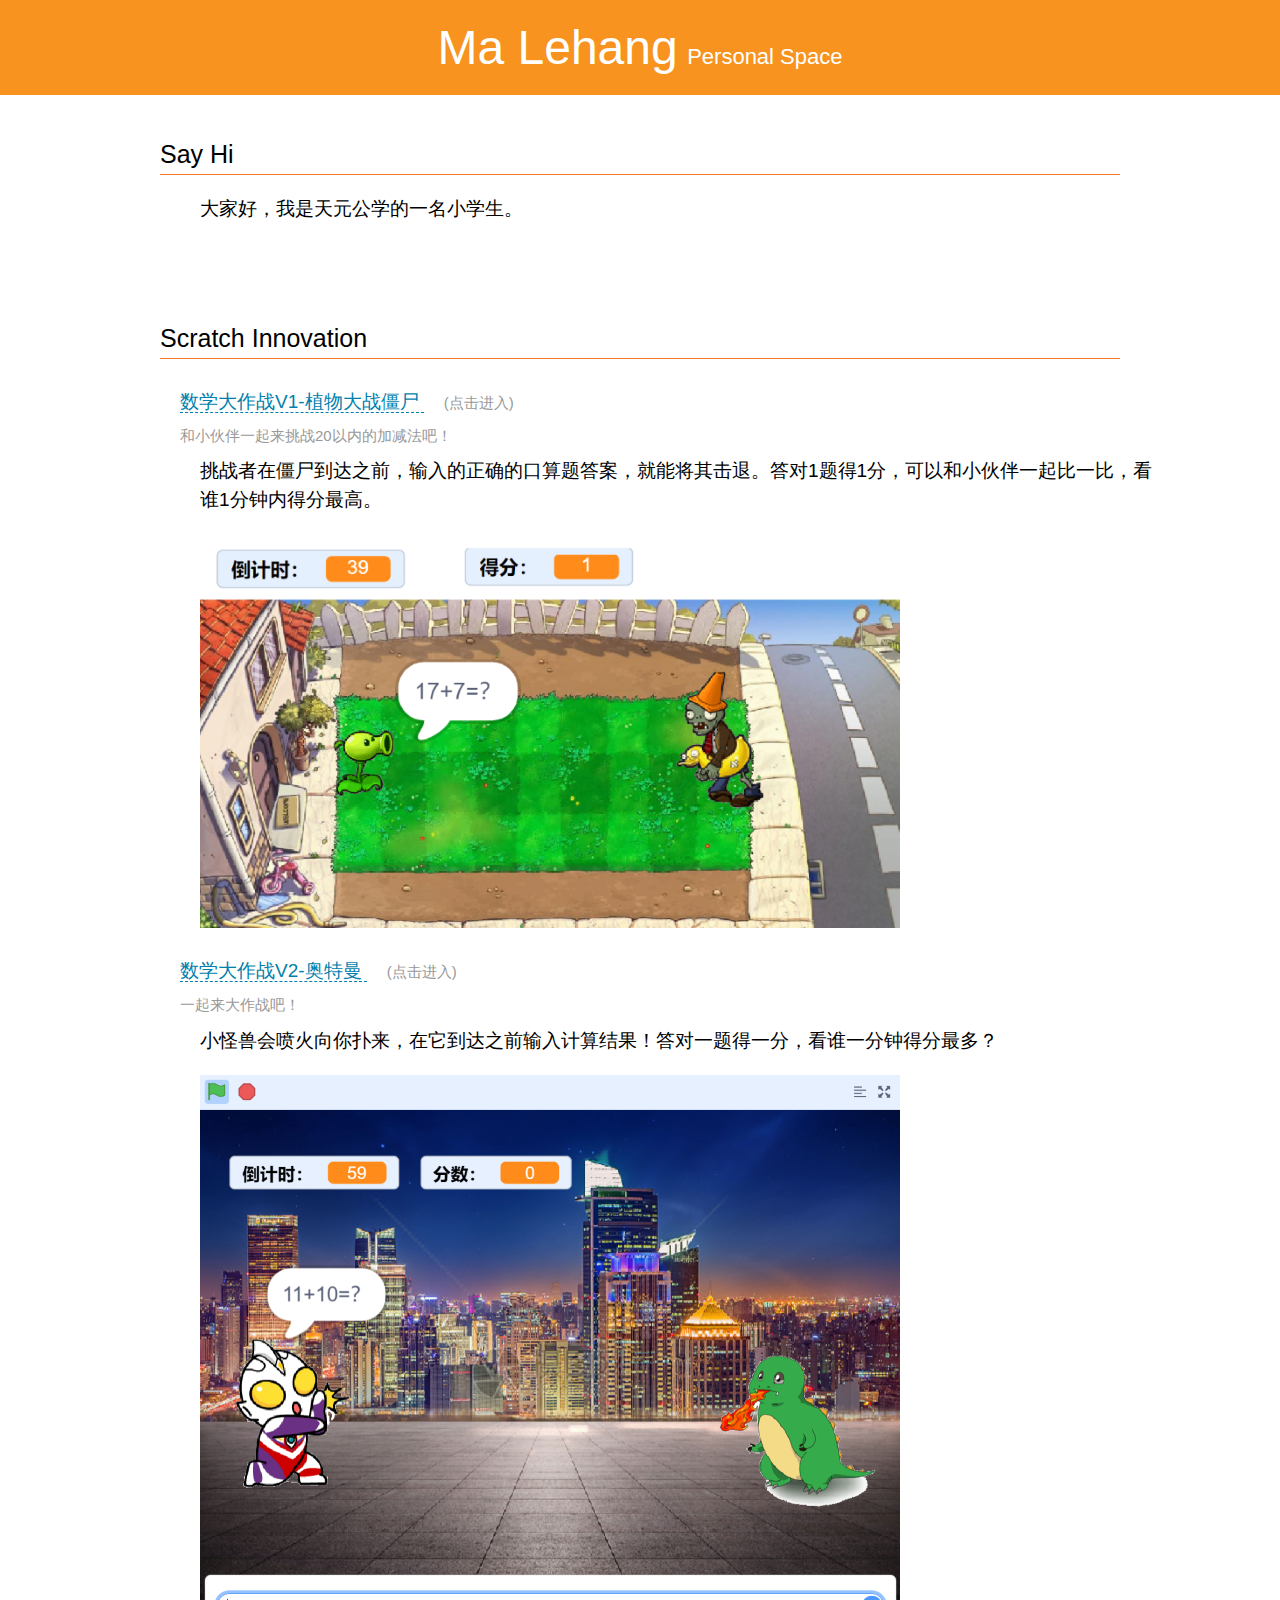
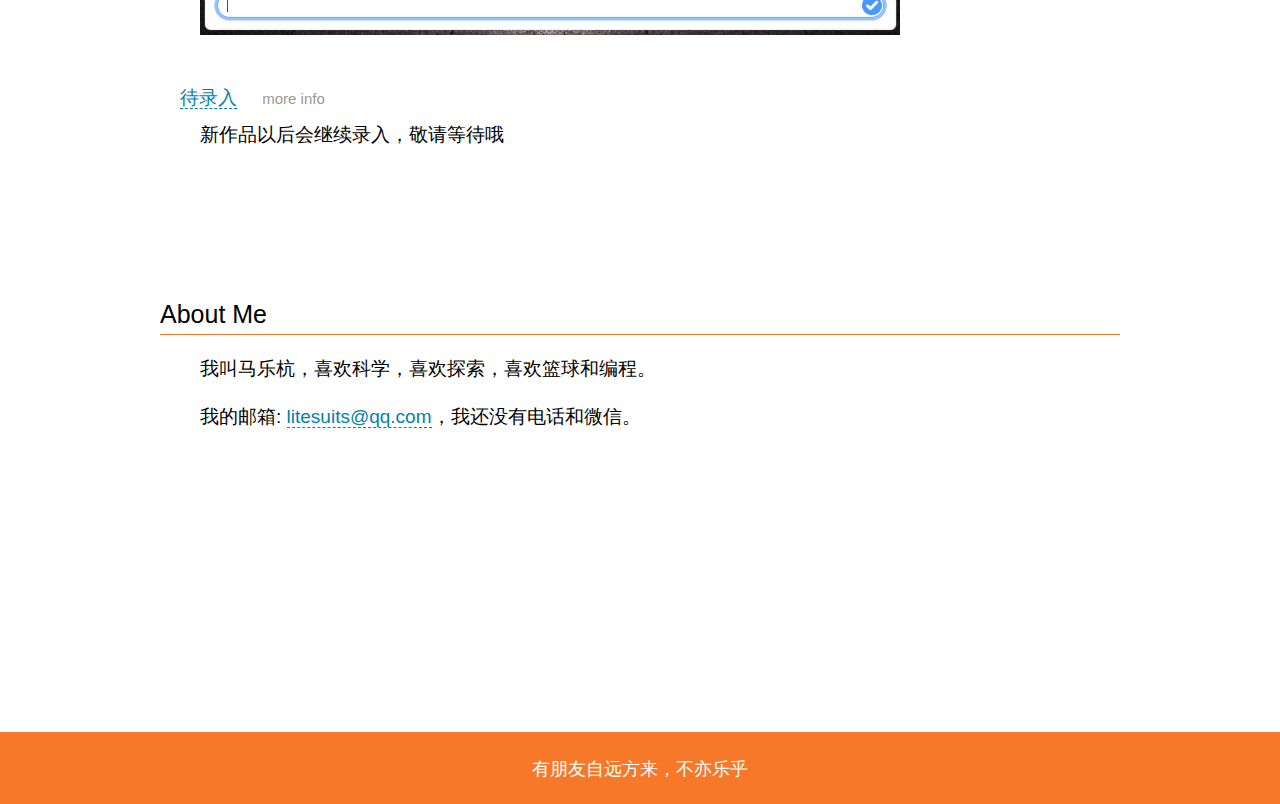
<file: index.html>
<!DOCTYPE html PUBLIC "-//W3C//DTD XHTML 1.0 Transitional//EN""http://www.w3.org/TR/xhtml1/DTD/xhtml1-transitional.dtd">
<html xmlns="http://www.w3.org/1999/xhtml">
<head>
    <meta http-equiv="Content-Type" content="text/html; charset=utf-8"/>
    <title>Welcome</title>
    <!-- SEO Ultimate -->
    <meta name="description" content="马乐杭,MaLehang"/>
    <meta name="keywords" content="马乐杭,天元公学马乐杭"/>
    <meta property="og:type" content="article"/>
    <meta property="og:title" content="马乐杭"/>
    <meta property="og:description" content="马乐杭个人作品"/>
    <!-- style -->
    <link href="css/index.css" rel="stylesheet" media="screen">
    <link rel="shortcut" href="/favicon.ico" type="image/x-icon"/>
    <!-- script -->
    <script type="text/javascript"></script>
</head>

<body>
<div id="head">
    <center>
        <span id="nav_title">Ma Lehang</span>
    <span id="nav_subtile" class="whiteklink">
        Personal Space
    </span>
    </center>
</div>

<div id="main">

    <!-- my words -->
    <div class="title_h1">Say Hi</div>
    <div class="divide_line"></div>

    <!-- slogan -->
    <div class="content margin-top">大家好，我是天元公学的一名小学生。</div>
    

    <!-- project list -->
    <div style="margin-bottom: 100px;"></div>
    <div class="title_h1">Scratch Innovation</div>
    <div class="divide_line"></div>

    <!-- 作品1 -->
    <div class="title_h2"><a href="https://s.cocoet.cn/JJ_TMZFA" target="_blank">
        数学大作战V1-植物大战僵尸
    </a>
        <span class="code_name">(点击进入)</span>
    </div>
    <div class="code_name">和小伙伴一起来挑战20以内的加减法吧！</div>
    <div class="content">
        挑战者在僵尸到达之前，输入的正确的口算题答案，就能将其击退。答对1题得1分，可以和小伙伴一起比一比，看谁1分钟内得分最高。
    </div>
    <div class="content margin-top">
        <img src="images/scratch-math-700.png" alt="数学大作战图"/>
    </div>

     <!-- 作品2 -->
     <div class="title_h2"><a href="https://s.cocoet.cn/u8uOLJXu" target="_blank">
        数学大作战V2-奥特曼
    </a>
        <span class="code_name">(点击进入)</span>
    </div>
    <div class="code_name">一起来大作战吧！</div>
    <div class="content">
        小怪兽会喷火向你扑来，在它到达之前输入计算结果！答对一题得一分，看谁一分钟得分最多？
    </div>
    <div class="content margin-top">
        <img src="images/aoteman-700.png" alt="数学大作战图"/>
    </div>

     <!-- 作品N -->
     <div style="margin-bottom: 50px;"></div>
     <div class="title_h2"><a href="" target="_blank">
        待录入</a>
        <span class="code_name">more info</span>
    </div>
    <div class="code_name"></div>
    <div class="content">
        新作品以后会继续录入，敬请等待哦
    </div>
    <div class="content margin-top">
       
    </div>


    <!-- about -->
    <div style="margin-bottom: 150px;"></div>
    <div class="title_h1">About Me</div>
    <div class="divide_line"></div>
    <div class="content margin-top">我叫马乐杭，喜欢科学，喜欢探索，喜欢篮球和编程。
    </div>
    <div class="content margin-top">我的邮箱: <a href="mailto:litesuits@qq.com">litesuits@qq.com</a>，我还没有电话和微信。</div>
    <div style="margin-bottom: 300px;"></div>
</div>

<div id="foot">
    <div class="divide_line"></div>
    <div class="footer_static">
        <script type="text/javascript">
            var cnzz_protocol = (("https:" == document.location.protocol) ? " https://" : " http://");document.write(unescape("%3Cspan id='cnzz_stat_icon_5844686'%3E%3C/span%3E%3Cscript src='" + cnzz_protocol + "s5.cnzz.com/stat.php%3Fid%3D5844686%26show%3Dpic' type='text/javascript'%3E%3C/script%3E"));
        </script>
        <script>
        var _hmt = _hmt || [];
        (function() {
          var hm = document.createElement("script");
          hm.src = "//hm.baidu.com/hm.js?20a7e443194efbbfbc46d31d1daa6c4d";
          var s = document.getElementsByTagName("script")[0];
          s.parentNode.insertBefore(hm, s);
        })();
        </script>


    </div>
    <div class="copyright">
        有朋友自远方来，不亦乐乎
    </div>
</div>
</body>
</html>
</file>
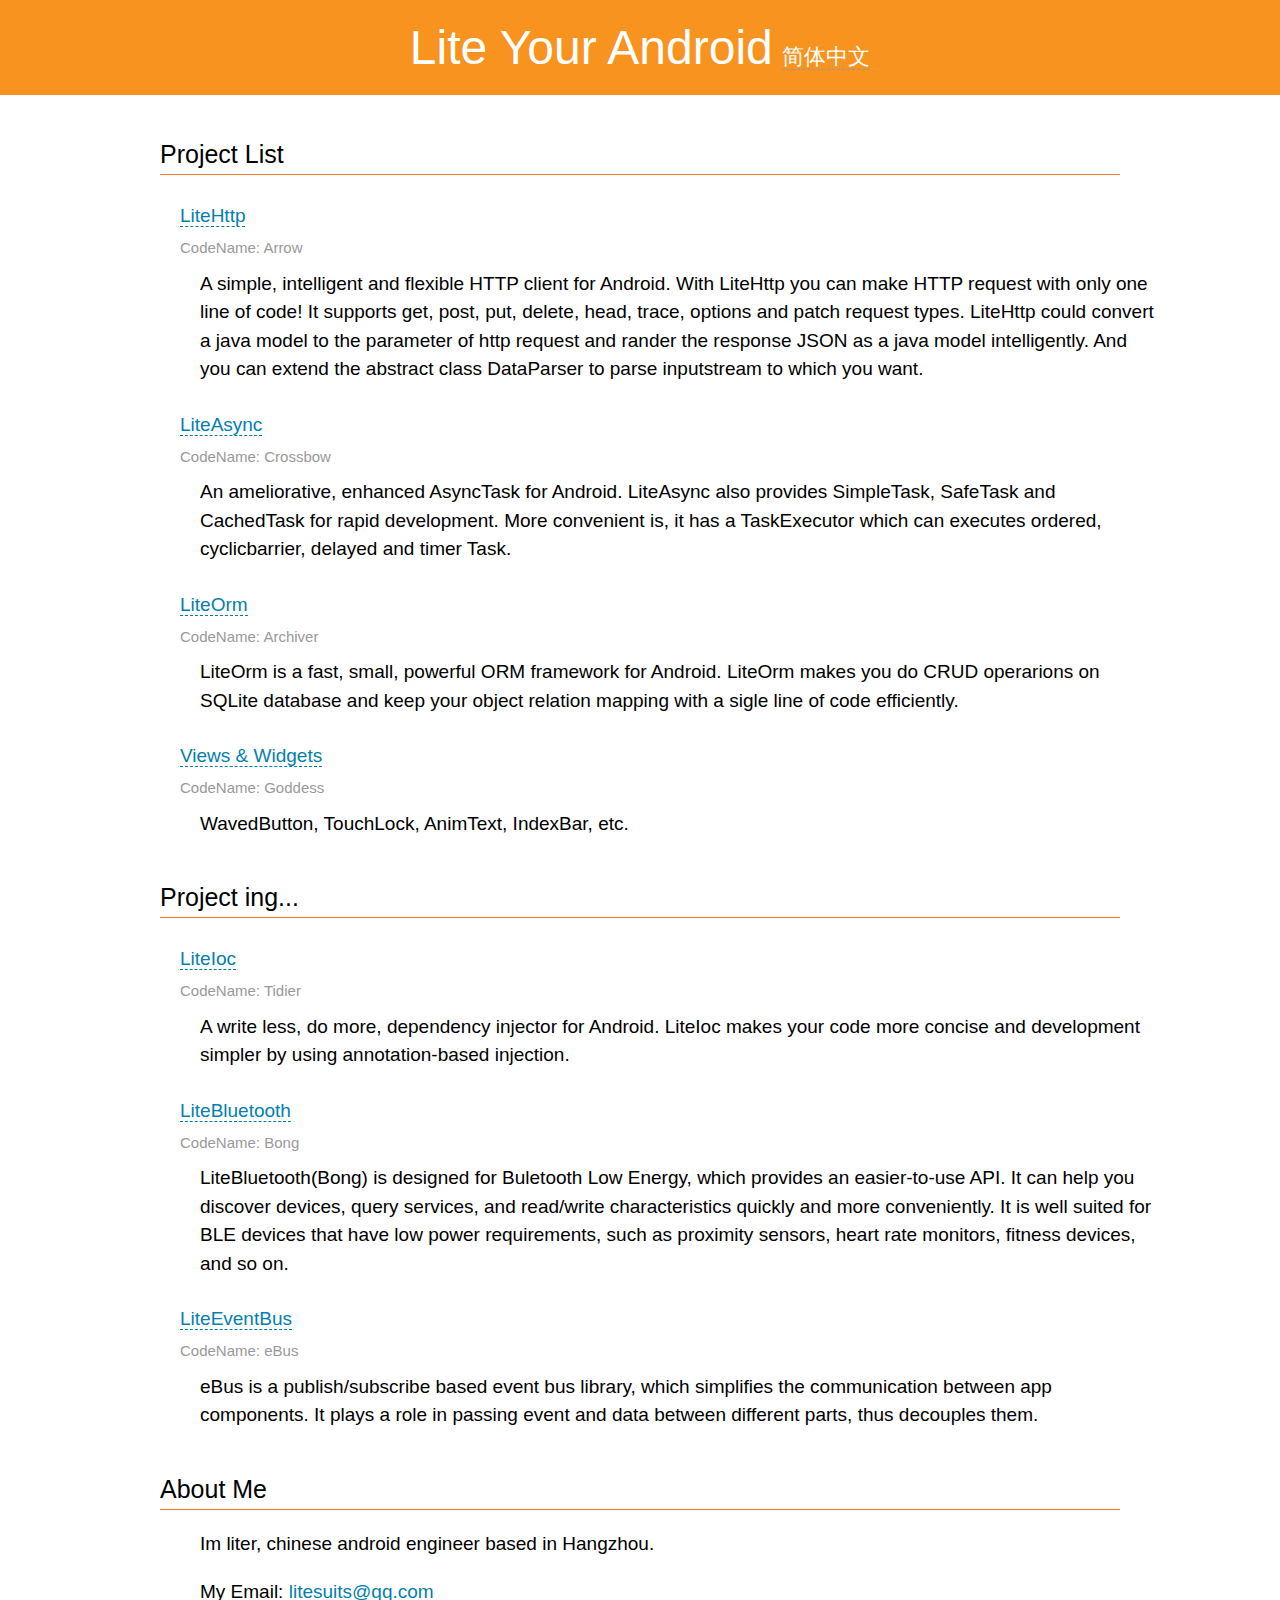
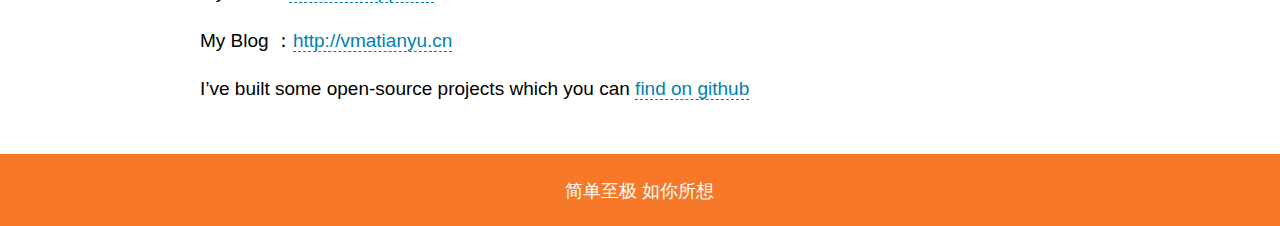
<file: index-en.html>
<!DOCTYPE html PUBLIC "-//W3C//DTD XHTML 1.0 Transitional//EN" "http://www.w3.org/TR/xhtml1/DTD/xhtml1-transitional.dtd">
<html xmlns="http://www.w3.org/1999/xhtml">
<head>
<meta http-equiv="Content-Type" content="text/html; charset=utf-8" />
<title>LiteSuits</title>
<!-- SEO Ultimate -->
	<meta name="description" content="Lite Android Framework Library" />
	<meta name="keywords" content="android http, android aysnctask, android sqlite orm,android ioc,android bluetooth,android eventbus,lite http,lite async,lite orm,lite bluetooth,lite ioc,lite event bus," />
	<meta property="og:type" content="open source web site" />
	<meta property="og:title" content="Lite Android" />
	<meta property="og:description" content="litesuits, a aite framework library for android" />
	<meta property="og:url" content="http://www.litesuits.com" />
	<meta property="og:site_name" content="litesuits" />
	<meta name="twitter:card" content="summary" />
<!-- /SEO Ultimate -->
<link href="css/index.css" rel="stylesheet" media="screen">
<link rel="shortcut" href="/favicon.ico" type="image/x-icon" />
</head>

<body>
<div id="head">
  <center>
    <span id="nav_title">Lite Your Android</span> 
    <span id="nav_subtile" class="whiteklink" >
    <a href="index.html">简体中文</a>
    </span>
  </center>
</div>

<div id="main">
 <!-- project list -->
  <div class="title_h1">Project List</div>
  <div class="divide_line"></div>
  <div class="title_h2"><a href="https://github.com/litesuits/android-lite-http" target="_blank">LiteHttp</a> </div>
  <div class="code_name">CodeName: Arrow</div>
  <div class="content">A simple, intelligent and flexible HTTP client for Android. With LiteHttp you can make HTTP request with only one line of code! It supports get, post, put, delete, head, trace, options and patch request types. LiteHttp could convert a java model to the parameter of http request and rander the response JSON as a java model intelligently. And you can extend the abstract class DataParser to parse inputstream to which you want. </div>
  
  <div class="title_h2"><a href="https://github.com/litesuits/android-lite-async" target="_blank">LiteAsync</a></div>
  <div class="code_name">CodeName: Crossbow</div>
  <div class="content">An ameliorative, enhanced AsyncTask for Android. LiteAsync also provides SimpleTask, SafeTask and CachedTask for rapid development. More convenient is, it has a TaskExecutor which can executes ordered, cyclicbarrier, delayed and timer Task.</div>
 
  <div class="title_h2"><a href="https://github.com/litesuits/android-lite-orm" target="_blank">LiteOrm</a></div>
  <div class="code_name">CodeName: Archiver</div>
  <div class="content">LiteOrm is a fast, small, powerful ORM framework for Android. LiteOrm makes you do CRUD operarions on SQLite database and keep your object relation mapping with a sigle line of code efficiently.</div>
  
  <div class="title_h2"><a href="https://github.com/litesuits/android-lite-views" target="_blank">Views & Widgets</a></div>
  <div class="code_name">CodeName: Goddess</div>
  <div class="content">WavedButton, TouchLock, AnimText, IndexBar, etc.</div>
  
  <!-- project ing -->
  <div class="title_h1">Project ing...</div>
  <div class="divide_line"></div>
  
  <div class="title_h2"><a href="https://github.com/litesuits/android-lite-ioc" target="_blank">LiteIoc</a></div>
  <div class="code_name">CodeName: Tidier</div>
  <div class="content">A write less, do more, dependency injector for Android. LiteIoc makes your code more concise and development simpler by using annotation-based injection.</div>
  
  <div class="title_h2"><a href="https://github.com/litesuits/android-lite-bluetooth" target="_blank">LiteBluetooth</a></div>
  <div class="code_name">CodeName: Bong</div>
  <div class="content">LiteBluetooth(Bong) is designed for Buletooth Low Energy, which provides an easier-to-use API. It can help you discover devices, query services, and read/write characteristics quickly and more conveniently. It is well suited for BLE devices that have low power requirements, such as proximity sensors, heart rate monitors, fitness devices, and so on.</div>
  
  <div class="title_h2"><a href="https://github.com/litesuits/android-lite-eventbus" target="_blank">LiteEventBus</a></div>
  <div class="code_name">CodeName: eBus</div>
  <!--ebus是一个简单事件总线库，它通过发布/订阅模式简化了应用组件间的通信。它可以在不同模块间传递事件和数据，这就很容易让你做到模块间的解耦。-->
  <div class="content">eBus is a publish/subscribe based event bus library, which simplifies the communication between app components. It plays a role in passing event and data between different parts, thus decouples them.</div>
  
  
 
  <!-- about -->
  <div class="title_h1">About Me</div>
  <div class="divide_line"></div>
  <div class="content margin-top">Im liter, chinese android engineer based in Hangzhou.</div>
  <div class="content margin-top">My Email: <a href="mailto:litesuits@qq.com">litesuits@qq.com</a></div>
  <div class="content margin-top">My Blog ：<a href="http://vmatianyu.cn" target="_blank">http://vmatianyu.cn</a></div>
  <div class="content margin-top"> I’ve built some open-source projects which you can <a href="https://github.com/litesuits" target="_blank">find on github</a></div>
</div>

<div id="foot">
  <div class="divide_line"></div>
   <div class="footer_static"><script type="text/javascript">var cnzz_protocol = (("https:" == document.location.protocol) ? " https://" : " http://");document.write(unescape("%3Cspan id='cnzz_stat_icon_5844686'%3E%3C/span%3E%3Cscript src='" + cnzz_protocol + "s5.cnzz.com/stat.php%3Fid%3D5844686%26show%3Dpic' type='text/javascript'%3E%3C/script%3E"));</script>
   </div>
    <div class="copyright whiteklink" >
  		<a href="http://bong.cn" target="_blank">简单至极 如你所想</a>
   </div>
</div>
</body>
</html>
</file>
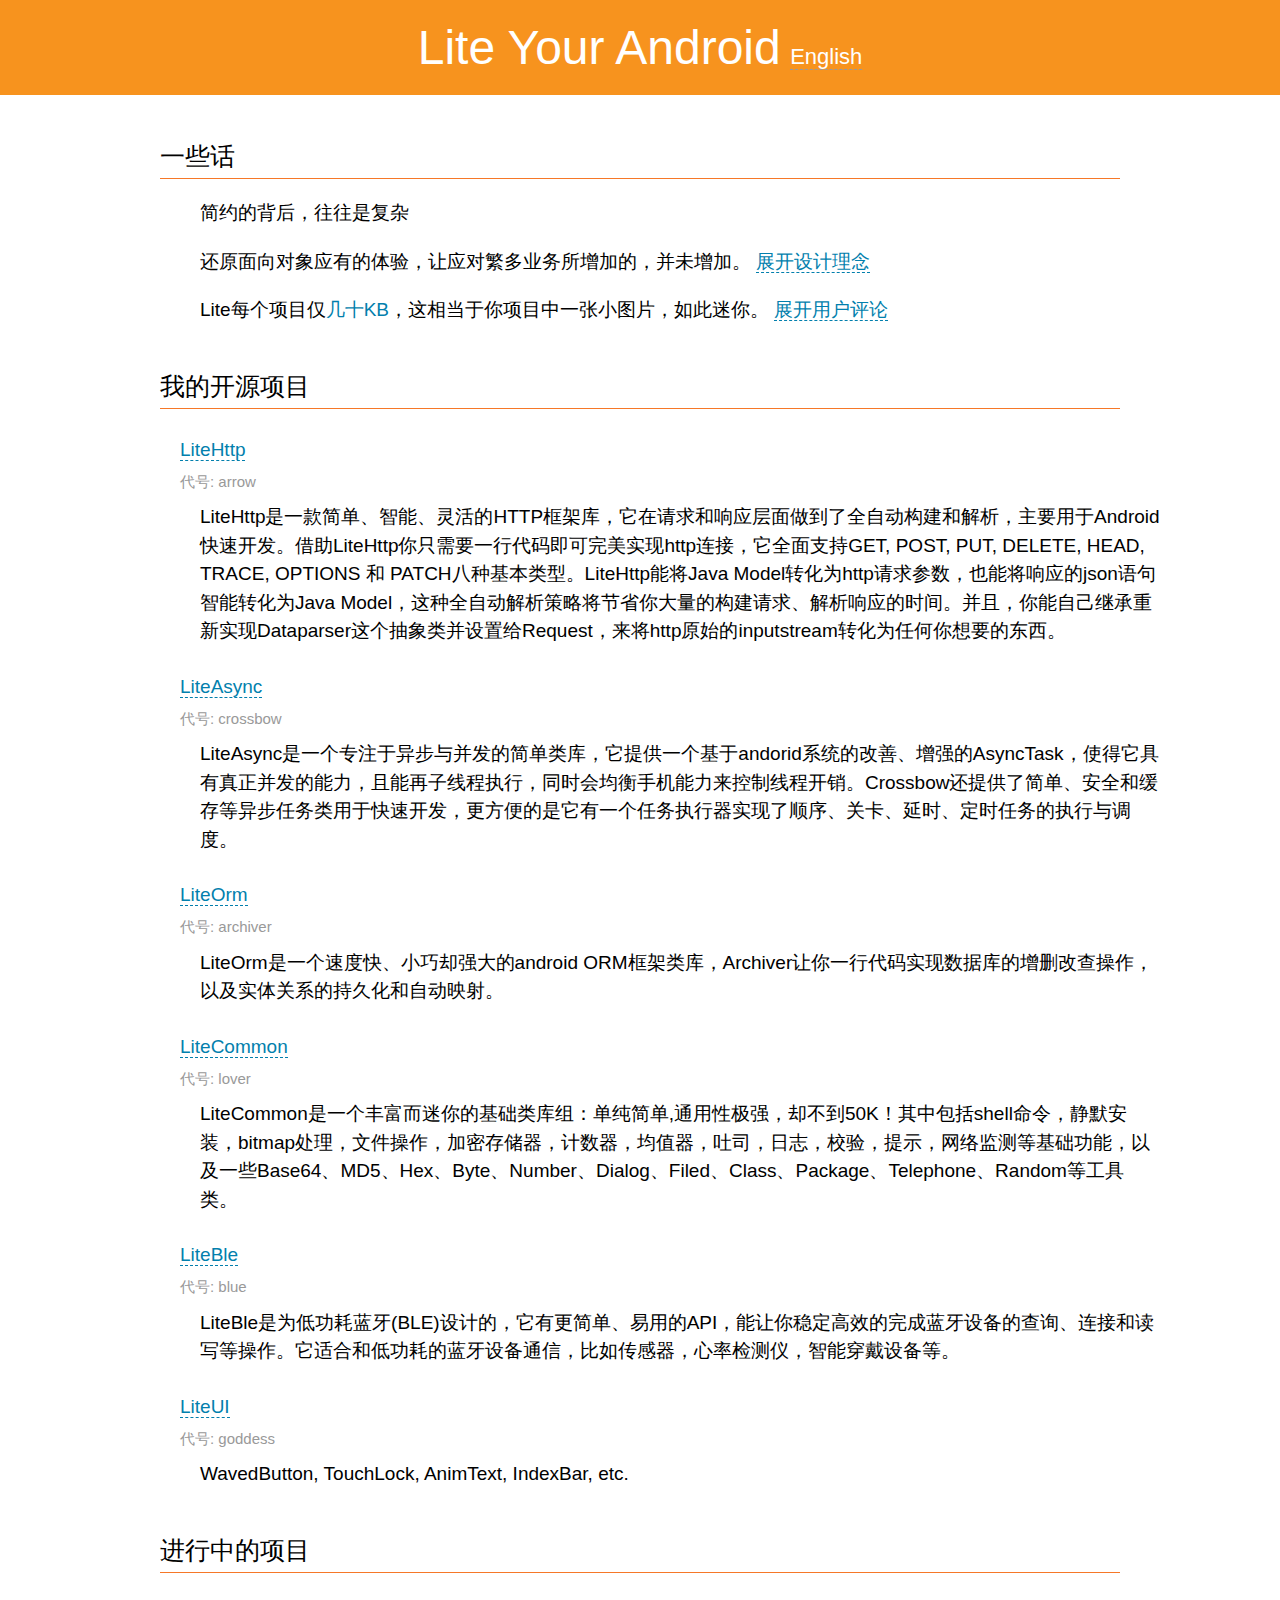
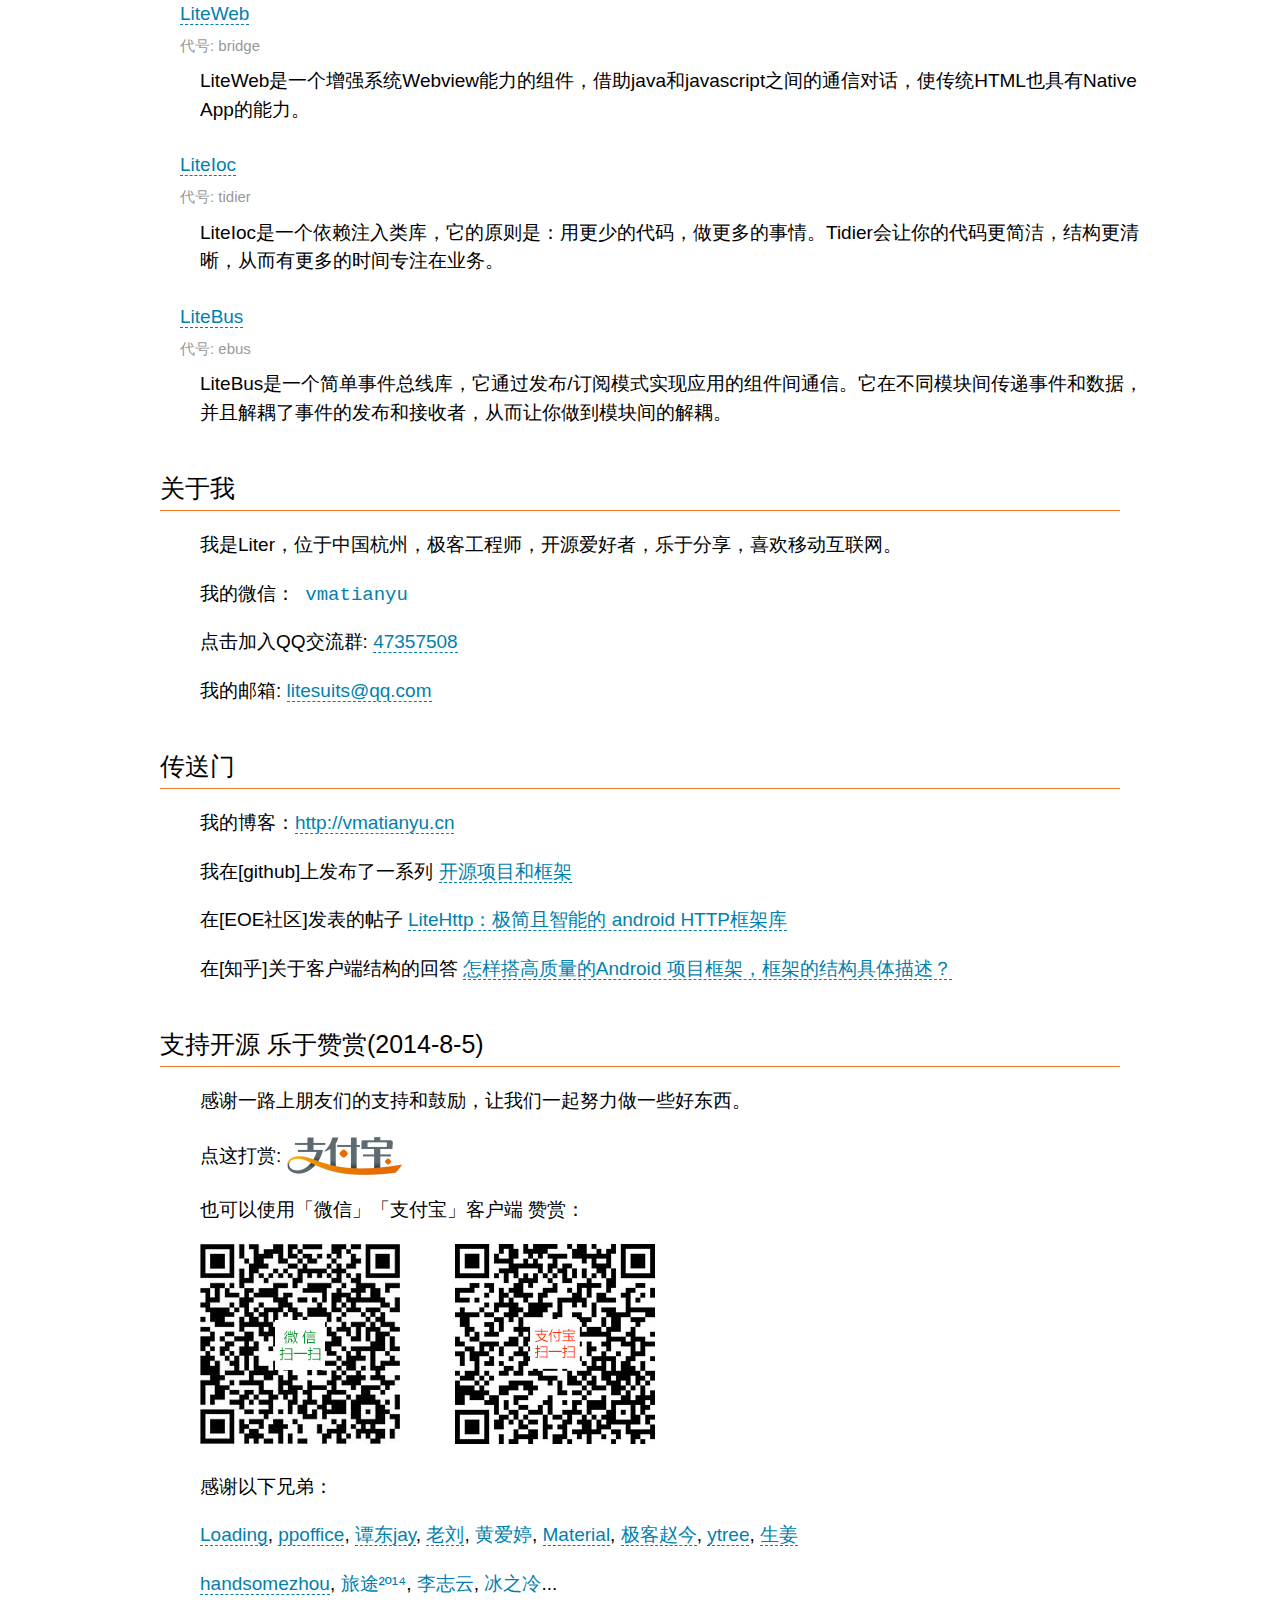
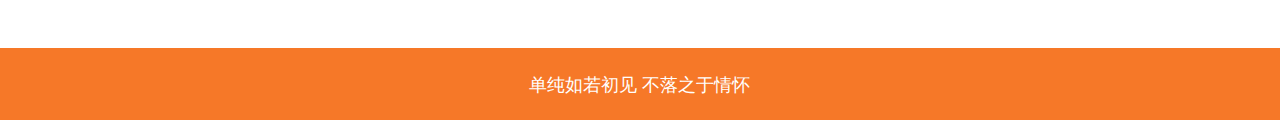
<file: index2.html>
<!DOCTYPE html PUBLIC "-//W3C//DTD XHTML 1.0 Transitional//EN""http://www.w3.org/TR/xhtml1/DTD/xhtml1-transitional.dtd">
<html xmlns="http://www.w3.org/1999/xhtml">
<head>
    <meta http-equiv="Content-Type" content="text/html; charset=utf-8"/>
    <title>LiteSuits</title>
    <!-- SEO Ultimate -->
    <meta name="description" content="Lite Android Framework Library, lite your android."/>
    <meta name="keywords"
          content="litehttp,liteorm,liteasync,liteble,liteioc,litebus,android http, android aysnctask, android sqlite orm,android ioc,android bluetooth,android eventbus,lite http,lite async,lite orm,lite bluetooth,lite ioc,lite event bus,"/>
    <meta property="og:type" content="open source web site"/>
    <meta property="og:title" content="Lite Android"/>
    <meta property="og:description" content="litesuits, a aite framework library for android"/>
    <meta property="og:url" content="http://www.litesuits.com"/>
    <meta property="og:site_name" content="litesuits"/>
    <meta name="twitter:card" content="summary"/>
    <!-- style -->
    <link href="css/index.css" rel="stylesheet" media="screen">
    <link rel="shortcut" href="/favicon.ico" type="image/x-icon"/>
    <!-- script -->
    <script type="text/javascript">
	function clickCommonts(button){
	    if(button.id == 'clickCommonts'){
	        button.style.display= "none";
	        document.getElementById("comments").style.display= "";
	    }else{
            document.getElementById("clickCommonts").style.display= "";
	        document.getElementById("comments").style.display= "none";
	    }
	}
	function clickMyIdea(button){
	    if(button.id == 'clickIdea'){
	        button.style.display= "none";
	        document.getElementById("myIdea").style.display= "";
	    }else{
            document.getElementById("clickIdea").style.display= "";
	        document.getElementById("myIdea").style.display= "none";
	    }
	}
	function clickSelect(inputName){
	    var obj = document.getElementById(inputName);
	    var outTxt = obj.value;
        obj.setSelectionRange(0,outTxt.length);
        obj.focus();
	}
    </script>
</head>

<body>
<div id="head">
    <center>
        <span id="nav_title">Lite Your Android</span>
    <span id="nav_subtile" class="whiteklink">
    <a href="index-en.html">English</a>
    </span>
    </center>
</div>

<div id="main">

    <!-- my words -->
    <div class="title_h1">一些话</div>
    <div class="divide_line"></div>

    <!-- slogan -->
    <div class="content margin-top">简约的背后，往往是复杂</div>

    <!-- idea -->
    <div class="content margin-top">还原面向对象应有的体验，让应对繁多业务所增加的，并未增加。
        <span id="clickIdea" class="blue" onclick="clickMyIdea(this)">展开设计理念</span>
    </div>
    <div id="myIdea" style="display:none">
        <div class="content margin-top">
            &nbsp;&nbsp;<span class="bluetext">极专注</span> 轻量级，只做一件事，力求极致，一般小于99K，无违背核心的任何存在。
        </div>
        <div class="content">
            &nbsp;&nbsp;<span class="bluetext">极简约</span> 易上手，无需任何额外工具，不需额外Jar包，一切多余的，在这里都不需要。
        </div>
        <div class="content">
            &nbsp;&nbsp;<span class="bluetext">可拓展</span> 依赖抽象，面向对象的核心思维之一，对外提供接口，开发者可以非常方便的替换、拓展实现。
        </div>
        <div class="content">
            &nbsp;&nbsp;<span class="bluetext">最佳实践</span>
            在不断的思考和实践测试中，选择出性能好又稳定的方案，是经验和教训的积累。
        </div>
        <div class="content">
            &nbsp;&nbsp;<span class="bluetext">兼容&稳定</span> 这是重要的目标，有的库已经兼容到android1.5，所有库都在多款商用项目中在经受考验。
        </div>
        <div class="content">
            &nbsp;&nbsp;<span class="bluetext">约定优于配置</span> 这基本是Lite系列的基线，帮助开发者以更少的描述，做更多的事情。
        </div>
        <div class="content margin-top">每个细分的技术领域都应该至少有一款乃至几款小而美的库：百花齐放。</div>
        <div class="content margin-top">
            框架之间、不同功能模块之间应该依赖抽象而非实现，可快速的替换实现(库)。
            <span class="orange" onclick="clickMyIdea(this)">&nbsp;收起&nbsp;</span>
        </div>
    </div>

    <!-- commonts -->
    <div class="content margin-top">Lite每个项目仅<span class="bluetext">几十KB</span>，这相当于你项目中一张小图片，如此迷你。
        <span id="clickCommonts" class="blue" onclick="clickCommonts(this)">展开用户评论</span>
    </div>
    <div id="comments" style="display:none">
        <div class="content margin-top">
            &nbsp;&nbsp;<a href="https://github.com/stefory" target="_blank">stefory：</a>
            &nbsp;哇塞，太强大了,相见恨晚啊。Lite系列都是精华~
        </div>
        <div class="content">
            &nbsp;&nbsp;<a href="https://github.com/material" target="_blank">material：</a>
            做android这么多年，从未用过体积这么小，功能确如此强大的框架，瞬间整个项目清爽了也更清晰了。
        </div>
        <div class="content">
            &nbsp;&nbsp;<a href="http://www.eoeandroid.com/space-uid-1244719.html" target="_blank">l_y_l：</a>
            &nbsp;&nbsp;&nbsp;不错的东西，正好符合我的需求，今天发现这个感觉前面都白折腾了。
        </div>
        <div class="content">
            &nbsp;&nbsp;<a href="http://www.eoeandroid.com/space-uid-509104.html" target="_blank">myheat：</a>
            &nbsp;&nbsp;强大的中国同胞。
        </div>
        <div class="content">
            &nbsp;&nbsp;<a href="http://www.eoeandroid.com/space-uid-2649779.html" target="_blank">yuyang：</a>
            &nbsp;&nbsp;很喜欢这种小巧的东西，无需繁琐，无需取舍，需要即添加，即添即用，极致轻简！
        </div>
        <div class="content">
            &nbsp;&nbsp;<a href="http://www.vmatianyu.cn/" target="_blank">马天宇：</a>
            &nbsp;&nbsp;&nbsp;我是作者，我的商业项目
            <a href="http://www.bong.cn/" target="_blank">bong</a>
            全面启用Lite系列后APK从7.7M缩小到1.2M，压缩了85%，清爽，整洁，性能更快，也稳定。
        </div>
        <div class="content">
            &nbsp;&nbsp;<a href="http://www.eoeandroid.com/space-uid-1246795.html" target="_blank">Joker_4：</a>
            &nbsp;非常感谢，对我真的非常有用，太感谢了。<span class="orange" onclick="clickCommonts(this)">收起评论</span>
        </div>
    </div>

    <!-- project list -->
    <div class="title_h1">我的开源项目</div>
    <div class="divide_line"></div>

    <!-- LiteHttp -->
    <div class="title_h2"><a href="https://github.com/litesuits/android-lite-http" target="_blank">LiteHttp</a>
        <span class="code_name"></span>
    </div>
    <div class="code_name">代号: arrow</div>
    <div class="content">
        LiteHttp是一款简单、智能、灵活的HTTP框架库，它在请求和响应层面做到了全自动构建和解析，主要用于Android快速开发。借助LiteHttp你只需要一行代码即可完美实现http连接，它全面支持GET,
        POST, PUT, DELETE, HEAD, TRACE, OPTIONS 和 PATCH八种基本类型。LiteHttp能将Java Model转化为http请求参数，也能将响应的json语句智能转化为Java
        Model，这种全自动解析策略将节省你大量的构建请求、解析响应的时间。并且，你能自己继承重新实现Dataparser这个抽象类并设置给Request，来将http原始的inputstream转化为任何你想要的东西。
    </div>

    <!-- LiteAsync -->
    <div class="title_h2"><a href="https://github.com/litesuits/android-lite-async" target="_blank">LiteAsync</a></div>
    <div class="code_name">代号: crossbow</div>
    <div class="content">
        LiteAsync是一个专注于异步与并发的简单类库，它提供一个基于andorid系统的改善、增强的AsyncTask，使得它具有真正并发的能力，且能再子线程执行，同时会均衡手机能力来控制线程开销。Crossbow还提供了简单、安全和缓存等异步任务类用于快速开发，更方便的是它有一个任务执行器实现了顺序、关卡、延时、定时任务的执行与调度。
    </div>

    <!-- LiteOrm -->
    <div class="title_h2"><a href="https://github.com/litesuits/android-lite-orm" target="_blank">LiteOrm</a></div>
    <div class="code_name">代号: archiver</div>
    <div class="content">LiteOrm是一个速度快、小巧却强大的android ORM框架类库，Archiver让你一行代码实现数据库的增删改查操作，以及实体关系的持久化和自动映射。</div>

    <!-- LiteCommon -->
    <div class="title_h2"><a href="https://github.com/litesuits/android-common" target="_blank">LiteCommon</a>
    </div>
    <div class="code_name">代号: lover</div>
    <div class="content">
        LiteCommon是一个丰富而迷你的基础类库组：单纯简单,通用性极强，却不到50K！其中包括shell命令，静默安装，bitmap处理，文件操作，加密存储器，计数器，均值器，吐司，日志，校验，提示，网络监测等基础功能，以及一些Base64、MD5、Hex、Byte、Number、Dialog、Filed、Class、Package、Telephone、Random等工具类。
    </div>

    <!-- LiteBle -->
    <div class="title_h2"><a href="https://github.com/litesuits/android-lite-bluetoothLE"
                             target="_blank">LiteBle</a></div>
    <div class="code_name">代号: blue</div>
    <div class="content">
        LiteBle是为低功耗蓝牙(BLE)设计的，它有更简单、易用的API，能让你稳定高效的完成蓝牙设备的查询、连接和读写等操作。它适合和低功耗的蓝牙设备通信，比如传感器，心率检测仪，智能穿戴设备等。
    </div>

    <!-- LiteUI -->
    <div class="title_h2"><a href="https://github.com/litesuits/android-lite-views" target="_blank">LiteUI</a>
    </div>
    <div class="code_name">代号: goddess</div>
    <div class="content">WavedButton, TouchLock, AnimText, IndexBar, etc.</div>

    <!-- project ing -->
    <div class="title_h1">进行中的项目</div>
    <div class="divide_line"></div>

    <!-- LiteWebview -->
    <div class="title_h2"><a href="#" target="_blank">LiteWeb</a></div>
    <div class="code_name">代号: bridge</div>
    <div class="content">LiteWeb是一个增强系统Webview能力的组件，借助java和javascript之间的通信对话，使传统HTML也具有Native App的能力。</div>

    <!-- LiteIoc -->
    <div class="title_h2"><a href="#" target="_blank">LiteIoc</a></div>
    <div class="code_name">代号: tidier</div>
    <div class="content">LiteIoc是一个依赖注入类库，它的原则是：用更少的代码，做更多的事情。Tidier会让你的代码更简洁，结构更清晰，从而有更多的时间专注在业务。</div>


    <!-- LiteEventBus -->
    <div class="title_h2"><a href="#" target="_blank">LiteBus</a>
    </div>
    <div class="code_name">代号: ebus</div>
    <div class="content">LiteBus是一个简单事件总线库，它通过发布/订阅模式实现应用的组件间通信。它在不同模块间传递事件和数据，并且解耦了事件的发布和接收者，从而让你做到模块间的解耦。
    </div>

    <!-- about -->
    <div class="title_h1">关于我</div>
    <div class="divide_line"></div>
    <div class="content margin-top">我是Liter，位于中国杭州，极客工程师，开源爱好者，乐于分享，喜欢移动互联网。
    </div>
    <div class="content margin-top" onclick="clickSelect('weixin')">
        我的微信：
        <input id="weixin" type="text" readonly="true" value="vmatianyu" class="bluetext input-email"/>
    </div>
    <div class="content margin-top" onclick="clickSelect('qqgroup')">点击加入QQ交流群:
        <a href="http://shang.qq.com/wpa/qunwpa?idkey=ae6307c46528967d1fee2cfbd9f68a3a34048946f0511e7ac1a850ad3fa6a490" target="_blank" >
            47357508 </a></div>
    <div class="content margin-top">我的邮箱: <a href="mailto:litesuits@qq.com">litesuits@qq.com</a></div>

    <!-- about -->
    <div class="title_h1">传送门</div>
    <div class="divide_line"></div>
    <div class="content margin-top">我的博客：<a href="http://vmatianyu.cn" target="_blank">http://vmatianyu.cn</a></div>

    <div class="content margin-top">我在[github]上发布了一系列
        <a href="https://github.com/litesuits" target="_blank">开源项目和框架</a>
    </div>

    <div class="content margin-top">在[EOE社区]发表的帖子
        <a href="http://www.eoeandroid.com/thread-326584-1-1.html" target="_blank">LiteHttp：极简且智能的 android HTTP框架库</a>
    </div>

    <div class="content margin-top">在[知乎]关于客户端结构的回答 <a href="http://zhi.hu/hfMB" target="_blank">怎样搭高质量的Android
        项目框架，框架的结构具体描述？</a>
    </div>

    <!-- 众筹 -->
    <div name="cf" id="cf" class="title_h1">支持开源 乐于赞赏(2014-8-5)</div>
    <div class="divide_line"></div>
    <div class="content margin-top">感谢一路上朋友们的支持和鼓励，让我们一起努力做一些好东西。</div>
    <div class="content margin-top" onclick="clickSelect('email')">
        <form name="alipay_form" style="padding-bottom: 0;border:none;" method="post" action="https://shenghuo.alipay.com/send/payment/fill.htm" target="_blank" accept-charset="GBK" onsubmit="document.charset='gbk';">
            <input type="hidden" name="optEmail" value="litesuits@qq.com">
            <input type="hidden" name="payAmount">
            <input type="hidden" name="title" value="支持开源" />
            <input type="hidden" name="memo" value="Thanks and love u" />
            <label style="height:40px;vertical-align:middle;">点这打赏: </label>
            <input type="image"  value="支持开源" style="vertical-align:middle;height:40px;width:115px"
                   src="imgs/logo_alipay.png" name="pay" width="115px" height="40px">
        </form>
    </div>
    <div class="content margin-top">也可以使用「微信」「支付宝」客户端 赞赏：</div>
    <div class="content margin-top">
        <img src="imgs/wxpay.jpg" alt="微信扫一扫打赏" height="200px" width="200px"/>
        <img src="imgs/alipay.jpg" alt="支付宝扫一扫打赏" height="200px" width="200px"  style="margin-left:50px"/>
    </div>
    <div class="content margin-top">感谢以下兄弟：</div>
    <div class="content margin-top">
        <a href="http://weibo.com/lujing0818" target="_blank">Loading</a>,
        <a href="http://weibo.com/u/2529883221" target="_blank">ppoffice</a>,
        <a href="http://weibo.com/206665423" target="_blank">谭东jay</a>,
        <a href="https://github.com/tim9liu9" target="_blank">老刘</a>,
        <span class="bluetext">黄爱婷</span>,
        <a href="https://github.com/material" target="_blank">Material</a>,
        <a href="http://www.zhaojin97.cn/" target="_blank">极客赵今</a>,
        <a>ytree</a>,
        <a>生姜</a>
    </div>
    <div class="content margin-top">
        <a href="https://github.com/handsomezhou/" target="_blank">handsomezhou</a>,
        <span class="bluetext">旅途²º¹⁴</span>,
        <span class="bluetext">李志云</span>,
        <span class="bluetext">冰之冷</span>...
    </div>

</div>

<div id="foot">
    <div class="divide_line"></div>
    <div class="footer_static">
        <script type="text/javascript">
            var cnzz_protocol = (("https:" == document.location.protocol) ? " https://" : " http://");document.write(unescape("%3Cspan id='cnzz_stat_icon_5844686'%3E%3C/span%3E%3Cscript src='" + cnzz_protocol + "s5.cnzz.com/stat.php%3Fid%3D5844686%26show%3Dpic' type='text/javascript'%3E%3C/script%3E"));
        </script>
        <script>
        var _hmt = _hmt || [];
        (function() {
          var hm = document.createElement("script");
          hm.src = "//hm.baidu.com/hm.js?20a7e443194efbbfbc46d31d1daa6c4d";
          var s = document.getElementsByTagName("script")[0];
          s.parentNode.insertBefore(hm, s);
        })();
        </script>


    </div>
    <div class="copyright whiteklink">
        单纯如若初见  不落之于情怀
    </div>
</div>
</body>
</html>
</file>
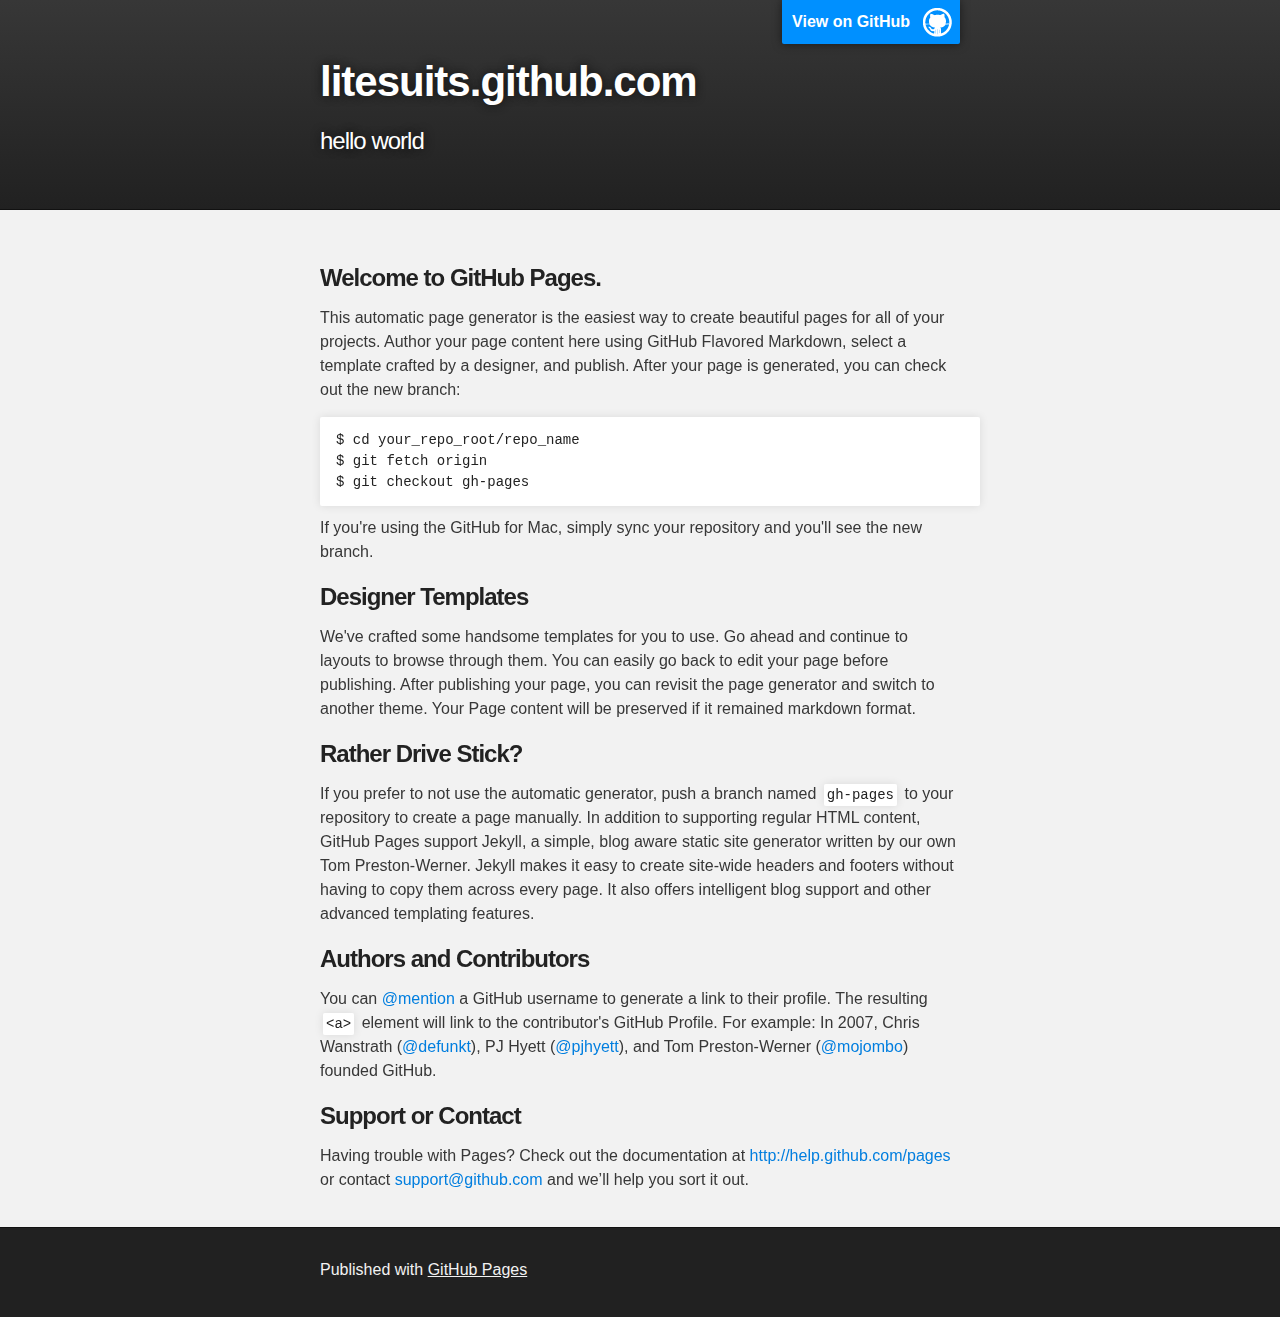
<file: indexback.html>
<!DOCTYPE html>
<html>

  <head>
    <meta charset='utf-8' />
    <meta http-equiv="X-UA-Compatible" content="chrome=1" />
    <meta name="description" content="litesuits.github.com : hello world" />

    <link rel="stylesheet" type="text/css" media="screen" href="stylesheets/stylesheet.css">

    <title>litesuits.github.com</title>
  </head>

  <body>

    <!-- HEADER -->
    <div id="header_wrap" class="outer">
        <header class="inner">
          <a id="forkme_banner" href="https://github.com/LiteSuits">View on GitHub</a>

          <h1 id="project_title">litesuits.github.com</h1>
          <h2 id="project_tagline">hello world</h2>

        </header>
    </div>

    <!-- MAIN CONTENT -->
    <div id="main_content_wrap" class="outer">
      <section id="main_content" class="inner">
        <h3>
<a name="welcome-to-github-pages" class="anchor" href="#welcome-to-github-pages"><span class="octicon octicon-link"></span></a>Welcome to GitHub Pages.</h3>

<p>This automatic page generator is the easiest way to create beautiful pages for all of your projects. Author your page content here using GitHub Flavored Markdown, select a template crafted by a designer, and publish. After your page is generated, you can check out the new branch:</p>

<pre><code>$ cd your_repo_root/repo_name
$ git fetch origin
$ git checkout gh-pages
</code></pre>

<p>If you're using the GitHub for Mac, simply sync your repository and you'll see the new branch.</p>

<h3>
<a name="designer-templates" class="anchor" href="#designer-templates"><span class="octicon octicon-link"></span></a>Designer Templates</h3>

<p>We've crafted some handsome templates for you to use. Go ahead and continue to layouts to browse through them. You can easily go back to edit your page before publishing. After publishing your page, you can revisit the page generator and switch to another theme. Your Page content will be preserved if it remained markdown format.</p>

<h3>
<a name="rather-drive-stick" class="anchor" href="#rather-drive-stick"><span class="octicon octicon-link"></span></a>Rather Drive Stick?</h3>

<p>If you prefer to not use the automatic generator, push a branch named <code>gh-pages</code> to your repository to create a page manually. In addition to supporting regular HTML content, GitHub Pages support Jekyll, a simple, blog aware static site generator written by our own Tom Preston-Werner. Jekyll makes it easy to create site-wide headers and footers without having to copy them across every page. It also offers intelligent blog support and other advanced templating features.</p>

<h3>
<a name="authors-and-contributors" class="anchor" href="#authors-and-contributors"><span class="octicon octicon-link"></span></a>Authors and Contributors</h3>

<p>You can <a href="https://github.com/blog/821" class="user-mention">@mention</a> a GitHub username to generate a link to their profile. The resulting <code>&lt;a&gt;</code> element will link to the contributor's GitHub Profile. For example: In 2007, Chris Wanstrath (<a href="https://github.com/defunkt" class="user-mention">@defunkt</a>), PJ Hyett (<a href="https://github.com/pjhyett" class="user-mention">@pjhyett</a>), and Tom Preston-Werner (<a href="https://github.com/mojombo" class="user-mention">@mojombo</a>) founded GitHub.</p>

<h3>
<a name="support-or-contact" class="anchor" href="#support-or-contact"><span class="octicon octicon-link"></span></a>Support or Contact</h3>

<p>Having trouble with Pages? Check out the documentation at <a href="http://help.github.com/pages">http://help.github.com/pages</a> or contact <a href="mailto:support@github.com">support@github.com</a> and we’ll help you sort it out.</p>
      </section>
    </div>

    <!-- FOOTER  -->
    <div id="footer_wrap" class="outer">
      <footer class="inner">
        <p>Published with <a href="http://pages.github.com">GitHub Pages</a></p>
      </footer>
    </div>

    

  </body>
</html>
</file>
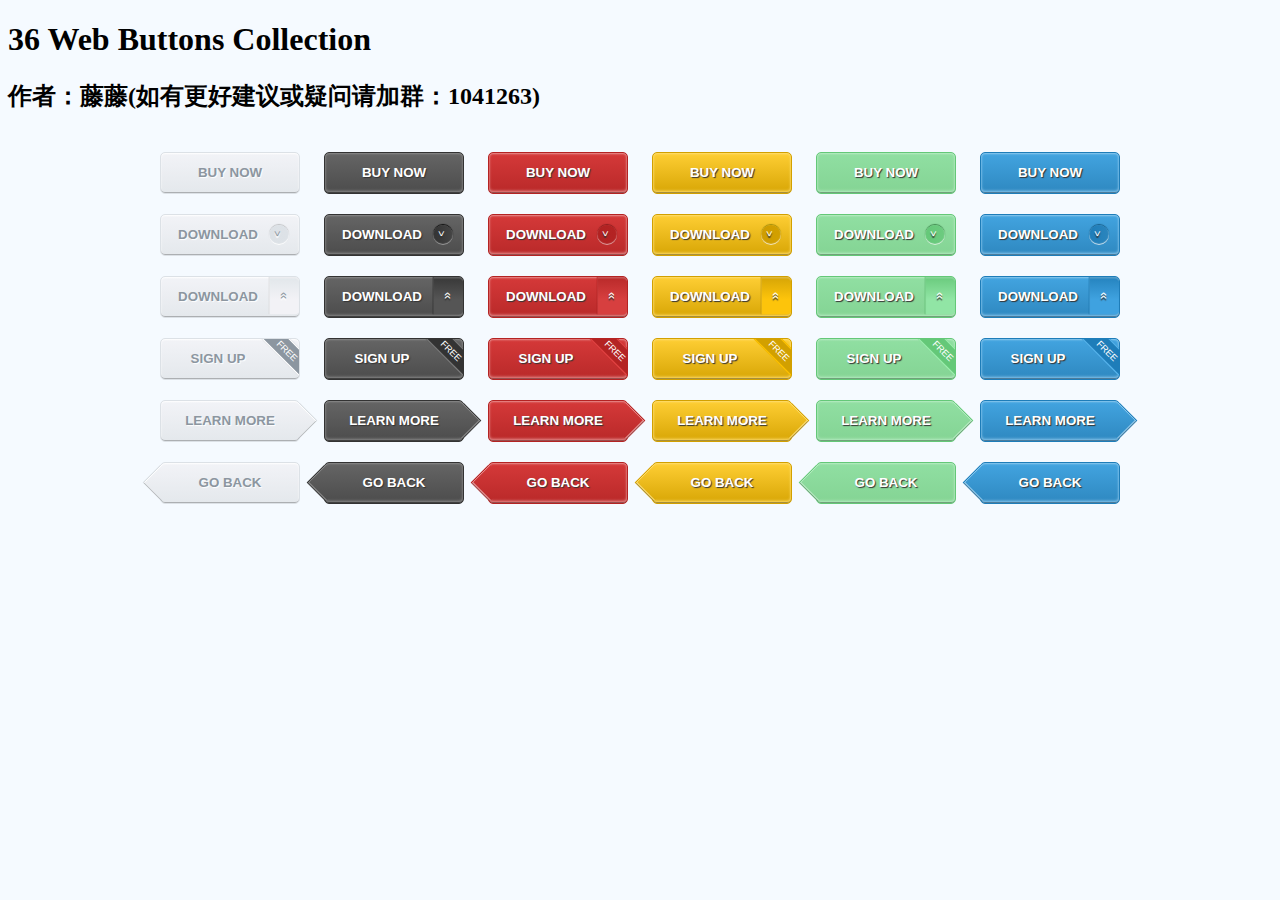
<file: lite/buttons.html>
<!DOCTYPE HTML>
<html lang="en-US">
<head>
<meta charset="UTF-8">
<title>36种漂亮的CSS3网页按钮Button样式</title>
<style type="text/css">
body{
background: #f5faff;
}
.demo_con{
width: 960px;
margin:40px auto 0;
}
.button{
width: 140px;
line-height: 38px;
text-align: center;
font-weight: bold;
color: #fff;
text-shadow:1px 1px 1px #333;
border-radius: 5px;
margin:0 20px 20px 0;
position: relative;
overflow: hidden;
}
.button:nth-child(6n){
margin-right: 0;
}
.button.gray{
color: #8c96a0;
text-shadow:1px 1px 1px #fff;
border:1px solid #dce1e6;
box-shadow: 0 1px 2px #fff inset,0 -1px 0 #a8abae inset;
background: -webkit-linear-gradient(top,#f2f3f7,#e4e8ec);
background: -moz-linear-gradient(top,#f2f3f7,#e4e8ec);
background: linear-gradient(top,#f2f3f7,#e4e8ec);
}
.button.black{
border:1px solid #333;
box-shadow: 0 1px 2px #8b8b8b inset,0 -1px 0 #3d3d3d inset,0 -2px 3px #8b8b8b inset;
background: -webkit-linear-gradient(top,#656565,#4c4c4c);
background: -moz-linear-gradient(top,#656565,#4a4a4a);
background: linear-gradient(top,#656565,#4a4a4a);
}
.button.red{
border:1px solid #b42323;
box-shadow: 0 1px 2px #e99494 inset,0 -1px 0 #954b4b inset,0 -2px 3px #e99494 inset;
background: -webkit-linear-gradient(top,#d53939,#b92929);
background: -moz-linear-gradient(top,#d53939,#b92929);
background: linear-gradient(top,#d53939,#b92929);
}
.button.yellow{
border:1px solid #d2a000;
box-shadow: 0 1px 2px #fedd71 inset,0 -1px 0 #a38b39 inset,0 -2px 3px #fedd71 inset;
background: -webkit-linear-gradient(top,#fece34,#d8a605);
background: -moz-linear-gradient(top,#fece34,#d8a605);
background: linear-gradient(top,#fece34,#d8a605);
}
.button.green{
border:1px solid #64c878;
box-shadow: 0 1px 2px #b9ecc4 inset,0 -1px 0 #6c9f76 inset,0 -2px 3px #b9ecc4 inset;
background: -webkit-linear-gradient(top,#90dfa2,#84d494);
background: -moz-linear-gradient(top,#90dfa2,#84d494);
background: linear-gradient(top,#90dfa2,#84d494);
}
.button.blue{
border:1px solid #1e7db9;
box-shadow: 0 1px 2px #8fcaee inset,0 -1px 0 #497897 inset,0 -2px 3px #8fcaee inset;
background: -webkit-linear-gradient(top,#42a4e0,#2e88c0);
background: -moz-linear-gradient(top,#42a4e0,#2e88c0);
background: linear-gradient(top,#42a4e0,#2e88c0);
}
.round,
.side,
.tags{
padding-right: 30px;
}
.round:after{
position: absolute;
display: inline-block;
content: "\003c";
top:50%;
right:10px;
margin-top: -10px;
width: 17px;
height: 20px;
padding-left: 3px;
line-height:18px;
font-size: 10px;
font-weight: normal;
border-radius: 10px;
text-shadow:-2px 0 1px #333;
-webkit-transform:rotate(-90deg);
-moz-transform:rotate(-90deg);
transform:rotate(-90deg);
}
.gray.round:after{
box-shadow:1px 0 1px rgba(255,255,255,1) inset,1px 0 1px rgba(0,0,0,.2);
background:-webkit-linear-gradient(top,#dce1e6,#dde2e7);
background:-moz-linear-gradient(top,#dce1e6,#dde2e7);
background:linear-gradient(top,#dce1e6,#dde2e7);
text-shadow:-2px 0 1px #fff;
}
.black.round:after{
box-shadow:1px 0 1px rgba(255,255,255,.5) inset,1px 0 1px rgba(0,0,0,.9);
background:-webkit-linear-gradient(top,#333,#454545);
background:-moz-linear-gradient(top,#333,#454545);
background:linear-gradient(top,#333,#454545);
}
.red.round:after{
box-shadow:1px 0 1px rgba(255,255,255,.6) inset,1px 0 1px rgba(130,25,25,.9);
background:-webkit-linear-gradient(top,#b12222,#b42323);
background:-moz-linear-gradient(top,#b12222,#b42323);
background:linear-gradient(top,#b12222,#b42323);
}
.yellow.round:after{
box-shadow:1px 0 1px rgba(255,255,255,.8) inset,1px 0 1px rgba(148,131,4,.9);
background:-webkit-linear-gradient(top,#cf9d00,#d2a000);
background:-moz-linear-gradient(top,#cf9d00,#d2a000);
background:linear-gradient(top,#cf9d00,#d2a000);
}
.green.round:after{
box-shadow:1px 0 1px rgba(255,255,255,.8) inset,1px 0 1px rgba(51,126,66,.9);
background:-webkit-linear-gradient(top,#64c878,#6dcb80);
background:-moz-linear-gradient(top,#64c878,#6dcb80);
background:linear-gradient(top,#64c878,#6dcb80);
}
.blue.round:after{
box-shadow:1px 0 1px rgba(255,255,255,.8) inset,1px 0 1px rgba(18,85,128,.9);
background:-webkit-linear-gradient(top,#1e7db9,#2b85bd);
background:-moz-linear-gradient(top,#1e7db9,#2b85bd);
background:linear-gradient(top,#1e7db9,#2b85bd);
}
.side:after{
position: absolute;
display: inline-block;
content: "\00bb";
top:3px;
right:-4px;
width: 38px;
height:30px;
font-weight: normal;
line-height: 26px;
border-radius:0 0 5px 5px;
text-shadow:-2px 0 1px #333;
-webkit-transform:rotate(-90deg);
-moz-transform:rotate(-90deg);
transform:rotate(-90deg);
}
.gray.side:after{
text-shadow:-2px 0 1px #fff;
border-top: 1px solid #d4d4d4;
box-shadow:-2px 0 1px #eceef1 inset;
background:-webkit-linear-gradient(right,#e1e6ea,#f2f2f6 60%);
background:-moz-linear-gradient(right,#e1e6ea,#f2f2f6 60%);
background:linear-gradient(right,#e1e6ea,#f2f2f6 60%);
}
.black.side:after{
border-top: 1px solid #222;
box-shadow:-2px 0 1px #606060 inset;
background:-webkit-linear-gradient(right,#373737,#555 60%);
background:-moz-linear-gradient(right,#373737,#555 60%);
background:linear-gradient(right,#373737,#555 60%);
}
.red.side:after{
border-top: 1px solid #aa1e1e;
box-shadow:-2px 0 1px #c75959 inset;
background:-webkit-linear-gradient(right,#b82929,#d73f3f 60%);
background:-moz-linear-gradient(top,#b82929,#d73f3f 60%);
background:linear-gradient(top,#b82929,#d73f3f 60%);
}
.yellow.side:after{
border-top: 1px solid #ba8f06;
box-shadow:-2px 0 1px #deb842 inset;
background:-webkit-linear-gradient(right,#d5a406,#fdc40b 60%);
background:-moz-linear-gradient(right,#d5a406,#fdc40b 60%);
background:linear-gradient(right,#d5a406,#fdc40b 60%);
}
.green.side:after{
border-top: 1px solid #53b567;
box-shadow:-2px 0 1px #8ad599 inset;
background:-webkit-linear-gradient(right,#69ca7c,#91e5a5 60%);
background:-moz-linear-gradient(right,#69ca7c,#91e5a5 60%);
background:linear-gradient(right,#69ca7c,#91e5a5 60%);
}
.blue.side:after{
border-top: 1px solid #1971a8;
box-shadow:-2px 0 1px #559dca inset;
background:-webkit-linear-gradient(right,#2482bd,#3fa2e0 60%);
background:-moz-linear-gradient(right,#2482bd,#3fa2e0 60%);
background:linear-gradient(right,#2482bd,#3fa2e0 60%);
}
.tags:after{
font-weight: normal;
position: absolute;
display: inline-block;
content: "FREE";
top:-3px;
right: -33px;
color: #fff;
text-shadow:none;
width: 85px;
height:25px;
line-height: 28px;
-webkit-transform:rotate(45deg) scale(.7,.7);
-moz-transform:rotate(45deg) scale(.7,.7);
transform:rotate(45deg) scale(.7,.7);
}
.gray.tags:after{
background: #8c96a0;
border:2px solid #fff;
}
.black.tags:after{
background: #333;
border:2px solid #777;
}
.red.tags:after{
background: #b42323;
border:2px solid #df4141;
}
.yellow.tags:after{
background: #d2a000;
border:2px solid #fcc100;
}
.green.tags:after{
background: #64c878;
border:2px solid #9bebac;
}
.blue.tags:after{
background: #1e7db9;
border:2px solid #54b1e9;
}
.button.rarrow,
.button.larrow{
overflow:visible;
}
.rarrow:after,
.rarrow:before,
.larrow:after,
.larrow:before{
position:absolute;
content: "";
display: block;
width: 28px;
height: 28px;
-webkit-transform:rotate(45deg);
-moz-transform:rotate(45deg);
transform:rotate(45deg);
}
.rarrow:before{
width: 27px;
height: 27px;
top: 6px;
right: -13px;
clip: rect(auto auto 26px 2px);
}
.rarrow:after{
top: 6px;
right: -12px;
clip: rect(auto auto 26px 2px);
}
.gray.rarrow:before{
background: #d6dbe0;
}
.gray.rarrow:after{
box-shadow: 0 1px 0 #fff inset,-1px 0 0 #b7babd inset;
background:-webkit-linear-gradient(top left,#f2f3f7,#e4e8ec);
background:-moz-linear-gradient(top left,#f2f3f7,#e4e8ec);
background:linear-gradient(top left,#f2f3f7,#e4e8ec);
}
.black.rarrow:before{
background: #333;
}
.black.rarrow:after{
box-shadow: 0 1px 0 #8B8B8B inset,-1px 0 0 #3d3d3d inset,-2px 0 0 #8B8B8B inset;
background:-webkit-linear-gradient(top left,#656565,#4C4C4C);
background:-moz-linear-gradient(top left,#656565,#4C4C4C);
background:linear-gradient(top left,#656565,#4C4C4C);
}
.red.rarrow:before{
background: #B42323;
}
.red.rarrow:after{
box-shadow: 0 1px 0 #E99494 inset,-1px 0 0 #954B4B inset,-2px 0 0 #E99494 inset;
background:-webkit-linear-gradient(top left,#D53939,#B92929);
background:-moz-linear-gradient(top left,#D53939,#B92929);
background:linear-gradient(top left,#D53939,#B92929);
}
.yellow.rarrow:before{
background: #D2A000;
}
.yellow.rarrow:after{
box-shadow: 0 1px 0 #FEDD71 inset,-1px 0 0 #A38B39 inset,-2px 0 0 #FEDD71 inset;
background:-webkit-linear-gradient(top left,#FECE34,#D8A605);
background:-moz-linear-gradient(top left,#FECE34,#D8A605);
background:linear-gradient(top left,#FECE34,#D8A605);
}
.green.rarrow:before{
background: #64C878;
}
.green.rarrow:after{
box-shadow: 0 1px 0 #B9ECC4 inset,-1px 0 0 #6C9F76 inset,-2px 0 0 #B9ECC4 inset;
background:-webkit-linear-gradient(top left,#90DFA2,#84D494);
background:-moz-linear-gradient(top left,#90DFA2,#84D494);
background:linear-gradient(top left,#90DFA2,#84D494);
}
.blue.rarrow:before{
background: #1E7DB9;
}
.blue.rarrow:after{
box-shadow: 0 1px 0 #8FCAEE inset,-1px 0 0 #497897 inset,-2px 0 0 #8FCAEE inset;
background:-webkit-linear-gradient(top left,#42A4E0,#2E88C0);
background:-moz-linear-gradient(top left,#42A4E0,#2E88C0);
background:linear-gradient(top left,#42A4E0,#2E88C0);
}
.larrow:before{
top: 6px;
left: -13px;
width: 27px;
height: 27px;
clip: rect(2px 26px auto auto);
}
.larrow:after{
top: 6px;
left: -12px;
clip: rect(2px 26px auto auto);
}
.gray.larrow:before{
background: #d6dbe0;
}
.gray.larrow:after{
box-shadow: 0 -1px 0 #b7babd inset,1px 0 0 #fff inset;
background:-webkit-linear-gradient(top left,#f2f3f7,#e4e8ec);
background:-moz-linear-gradient(top left,#f2f3f7,#e4e8ec);
background:linear-gradient(top left,#f2f3f7,#e4e8ec);
}
.black.larrow:before{
background: #333;
}
.black.larrow:after{
box-shadow: 0 -1px 0 #3d3d3d inset,0 -2px 0 #8B8B8B inset,1px 0 0 #8B8B8B inset;
background:-webkit-linear-gradient(top left,#656565,#4C4C4C);
background:-moz-linear-gradient(top left,#656565,#4C4C4C);
background:linear-gradient(top left,#656565,#4C4C4C);
}
.red.larrow:before{
background: #B42323;
}
.red.larrow:after{
box-shadow: 0 -1px 0 #954B4B inset,0 -2px 0 #E99494 inset,1px 0 0 #E99494 inset;
background:-webkit-linear-gradient(top left,#D53939,#B92929);
background:-moz-linear-gradient(top left,#D53939,#B92929);
background:linear-gradient(top left,#D53939,#B92929);
}
.yellow.larrow:before{
background: #D2A000;
}
.yellow.larrow:after{
box-shadow: 0 -1px 0 #A38B39 inset,0 -2px 0 #FEDD71 inset,1px 0 0 #FEDD71 inset;
background:-webkit-linear-gradient(top left,#FECE34,#D8A605);
background:-moz-linear-gradient(top left,#FECE34,#D8A605);
background:linear-gradient(top left,#FECE34,#D8A605);
}
.green.larrow:before{
background: #64C878;
}
.green.larrow:after{
box-shadow: 0 -1px 0 #6C9F76 inset,0 -2px 0 #B9ECC4 inset,1px 0 0 #B9ECC4 inset;
background:-webkit-linear-gradient(top left,#90DFA2,#84D494);
background:-moz-linear-gradient(top left,#90DFA2,#84D494);
background:linear-gradient(top left,#90DFA2,#84D494);
}
.blue.larrow:before{
background: #1E7DB9;
}
.blue.larrow:after{
box-shadow: 0 -1px 0 #497897 inset,0 -2px 0 #8FCAEE inset,1px 0 0 #8FCAEE inset;
background:-webkit-linear-gradient(top left,#42A4E0,#2E88C0);
background:-moz-linear-gradient(top left,#42A4E0,#2E88C0);
background:linear-gradient(top left,#42A4E0,#2E88C0);
}
.gray:hover{
background: -webkit-linear-gradient(top,#fefefe,#ebeced);
background: -moz-linear-gradient(top,#f2f3f7,#ebeced);
background: linear-gradient(top,#f2f3f7,#ebeced);
}
.black:hover{
background: -webkit-linear-gradient(top,#818181,#575757);
background: -moz-linear-gradient(top,#818181,#575757);
background: linear-gradient(top,#818181,#575757);
}
.red:hover{
background: -webkit-linear-gradient(top,#eb6f6f,#c83c3c);
background: -moz-linear-gradient(top,#eb6f6f,#c83c3c);
background: linear-gradient(top,#eb6f6f,#c83c3c);
}
.yellow:hover{
background: -webkit-linear-gradient(top,#ffd859,#e3bb38);
background: -moz-linear-gradient(top,#ffd859,#e3bb38);
background: linear-gradient(top,#ffd859,#e3bb38);
}
.green:hover{
background: -webkit-linear-gradient(top,#aaebb9,#82d392);
background: -moz-linear-gradient(top,#aaebb9,#82d392);
background: linear-gradient(top,#aaebb9,#82d392);
}
.blue:hover{
background: -webkit-linear-gradient(top,#70bfef,#4097ce);
background: -moz-linear-gradient(top,#70bfef,#4097ce);
background: linear-gradient(top,#70bfef,#4097ce);
}
.gray:active{
top:1px;
box-shadow: 0 1px 3px #a8abae inset,0 3px 0 #fff;
background: -webkit-linear-gradient(top,#e4e8ec,#e4e8ec);
background: -moz-linear-gradient(top,#e4e8ec,#e4e8ec);
background: linear-gradient(top,#e4e8ec,#e4e8ec);
}
.black:active{
top:1px;
box-shadow: 0 1px 3px #111 inset,0 3px 0 #fff;
background: -webkit-linear-gradient(top,#424242,#575757);
background: -moz-linear-gradient(top,#424242,#575757);
background: linear-gradient(top,#424242,#575757);
}
.red:active{
top:1px;
box-shadow: 0 1px 3px #5b0505 inset,0 3px 0 #fff;
background: -webkit-linear-gradient(top,#b11a1a,#bf2626);
background: -moz-linear-gradient(top,#b11a1a,#bf2626);
background: linear-gradient(top,#b11a1a,#bf2626);
}
.yellow:active{
top:1px;
box-shadow: 0 1px 3px #816b1f inset,0 3px 0 #fff;
background: -webkit-linear-gradient(top,#d3a203,#dba907);
background: -moz-linear-gradient(top,#d3a203,#dba907);
background: linear-gradient(top,#d3a203,#dba907);
}
.green:active{
top:1px;
box-shadow: 0 1px 3px #4d7254 inset,0 3px 0 #fff;
background: -webkit-linear-gradient(top,#5eac6e,#72b37e);
background: -moz-linear-gradient(top,#5eac6e,#72b37e);
background: linear-gradient(top,#5eac6e,#72b37e);
}
.blue:active{
top:1px;
box-shadow: 0 1px 3px #114566 inset,0 3px 0 #fff;
background: -webkit-linear-gradient(top,#1a71a8,#1976b1);
background: -moz-linear-gradient(top,#1a71a8,#1976b1);
background: linear-gradient(top,#1a71a8,#1976b1);
}
.gray.side:hover:after{
background:-webkit-linear-gradient(right,#e7ebee,#f8f8f8 60%);
background:-moz-linear-gradient(right,#e7ebee,#f8f8f8 60%);
background:linear-gradient(right,#e7ebee,#f8f8f8 60%);
}
.black.side:hover:after{
background:-webkit-linear-gradient(right,#555,#6f6f6f 60%);
background:-moz-linear-gradient(right,#555,#6f6f6f 60%);
background:linear-gradient(right,#555,#6f6f6f 60%);
}
.red.side:hover:after{
background:-webkit-linear-gradient(right,#c43333,#dc4949 60%);
background:-moz-linear-gradient(right,#c43333,#dc4949 60%);
background:linear-gradient(right,#c43333,#dc4949 60%);
}
.yellow.side:hover:after{
background:-webkit-linear-gradient(right,#e1b21a,#fbc71d 60%);
background:-moz-linear-gradient(right,#e1b21a,#fbc71d 60%);
background:linear-gradient(right,#e1b21a,#fbc71d 60%);
}
.green.side:hover:after{
background:-webkit-linear-gradient(right,#85da95,#94e0a5 60%);
background:-moz-linear-gradient(right,#85da95,#94e0a5 60%);
background:linear-gradient(right,#85da95,#94e0a5 60%);
}
.blue.side:hover:after{
background:-webkit-linear-gradient(right,#338fc8,#56b2eb 60%);
background:-moz-linear-gradient(right,#338fc8,#56b2eb 60%);
background:linear-gradient(right,#338fc8,#56b2eb 60%);
}
.gray.side:active:after{
top:4px;
border-top: 1px solid #9fa6ab;
box-shadow:-1px 0 1px #a8abae inset;
background:-webkit-linear-gradient(right,#e4e8ec,#e4e8ec 60%);
background:-moz-linear-gradient(right,#e4e8ec,#e4e8ec 60%);
background:linear-gradient(right,#e4e8ec,#e4e8ec 60%);
}
.black.side:active:after{
box-shadow:-1px 0 1px #111 inset;
background:-webkit-linear-gradient(right,#414040,#4d4c4c 60%);
background:-moz-linear-gradient(right,#414040,#4d4c4c 60%);
background:linear-gradient(right,#414040,#4d4c4c 60%);
}
.red.side:active:after{
box-shadow:-1px 0 1px #4b0707 inset;
background:-webkit-linear-gradient(right,#b11a1a,#b11a1a 60%);
background:-moz-linear-gradient(right,#b11a1a,#b11a1a 60%);
background:linear-gradient(right,#b11a1a,#b11a1a 60%);
}
.yellow.side:active:after{
box-shadow:-1px 0 1px #816b1f inset;
background:-webkit-linear-gradient(right,#d3a203,#dba907 60%);
background:-moz-linear-gradient(right,#d3a203,#dba907 60%);
background:linear-gradient(right,#d3a203,#dba907 60%);
}
.green.side:active:after{
box-shadow:-1px 0 1px #33663d inset;
background:-webkit-linear-gradient(right,#63a870,#72b37e 60%);
background:-moz-linear-gradient(right,#63a870,#72b37e 60%);
background:linear-gradient(right,#63a870,#72b37e 60%);
}
.blue.side:active:after{
box-shadow:-1px 0 1px #114566 inset;
background:-webkit-linear-gradient(right,#1a71a8,#1976b1 60%);
background:-moz-linear-gradient(right,#1a71a8,#1976b1 60%);
background:linear-gradient(right,#1a71a8,#1976b1 60%);
}
.gray.rarrow:hover:after,
.gray.rarrow:hover:after{
background:-webkit-linear-gradient(top left,#fefefe,#ebeced);
background:-moz-linear-gradient(top left,#fefefe,#ebeced);
background:linear-gradient(top left,#fefefe,#ebeced);
}
.black.rarrow:hover:after,
.black.larrow:hover:after{
background:-webkit-linear-gradient(top left,#818181,#575757);
background:-moz-linear-gradient(top left,#818181,#575757);
background:linear-gradient(top left,#818181,#575757);
}
.red.rarrow:hover:after,
.red.larrow:hover:after{
background:-webkit-linear-gradient(top left,#eb6f6f,#c83c3c);
background:-moz-linear-gradient(top left,#eb6f6f,#c83c3c);
background:linear-gradient(top left,#eb6f6f,#c83c3c);
}
.yellow.rarrow:hover:after,
.yellow.larrow:hover:after{
background:-webkit-linear-gradient(top left,#ffd859,#e3bb38);
background:-moz-linear-gradient(top left,#ffd859,#e3bb38);
background:linear-gradient(top left,#ffd859,#e3bb38);
}
.green.rarrow:hover:after,
.green.larrow:hover:after{
background:-webkit-linear-gradient(top left,#aaebb9,#82d392);
background:-moz-linear-gradient(top left,#aaebb9,#82d392);
background:linear-gradient(top left,#aaebb9,#82d392);
}
.blue.rarrow:hover:after,
.blue.larrow:hover:after{
background:-webkit-linear-gradient(top left,#70bfef,#4097ce);
background:-moz-linear-gradient(top left,#70bfef,#4097ce);
background:linear-gradient(top left,#70bfef,#4097ce);
}
.gray.rarrow:active:after,
.gray.larrow:active:after{
background:-webkit-linear-gradient(top left,#e4e8ec,#e4e8ec);
background:-moz-linear-gradient(top left,#e4e8ec,#e4e8ec);
background:linear-gradient(top left,#e4e8ec,#e4e8ec);
}
.black.rarrow:active:after,
.black.larrow:active:after{
background:-webkit-linear-gradient(top left,#424242,#575757);
background:-moz-linear-gradient(top left,#424242,#575757);
background:linear-gradient(top left,#424242,#575757);
}
.red.rarrow:active:after,
.red.larrow:active:after{
background:-webkit-linear-gradient(top left,#b11a1a,#bf2626);
background:-moz-linear-gradient(top left,#b11a1a,#bf2626);
background:linear-gradient(top left,#b11a1a,#bf2626);
}
.yellow.rarrow:active:after,
.yellow.larrow:active:after{
background:-webkit-linear-gradient(top left,#d3a203,#dba907);
background:-moz-linear-gradient(top left,#d3a203,#dba907);
background:linear-gradient(top left,#d3a203,#dba907);
}
.green.rarrow:active:after,
.green.larrow:active:after{
background:-webkit-linear-gradient(top left,#63a870,#72b37e);
background:-moz-linear-gradient(top left,#63a870,#72b37e);
background:linear-gradient(top left,#63a870,#72b37e);
}
.blue.rarrow:active:after,
.blue.larrow:active:after{
background:-webkit-linear-gradient(top left,#1a71a8,#1976b1);
background:-moz-linear-gradient(top left,#1a71a8,#1976b1);
background:linear-gradient(top left,#1a71a8,#1976b1);
}
.gray.rarrow:active:after{
box-shadow: 0 1px 0 #b7babd inset,-1px 0 0 #b7babd inset;
}
.gray.larrow:active:after{
box-shadow: 0 -1px 0 #b7babd inset,1px 0 0 #b7babd inset;
}
.black.rarrow:active:after{
box-shadow: 0 1px 0 #333 inset,-1px 0 0 #333 inset;
}
.black.larrow:active:after{
box-shadow: 0 -1px 0 #333 inset,1px 0 0 #333 inset;
}
.red.rarrow:active:after{
box-shadow: 0 1px 0 #640909 inset,-1px 0 0 #640909 inset;
}
.red.larrow:active:after{
box-shadow: 0 -1px 0 #640909 inset,1px 0 0 #640909 inset;
}
.yellow.rarrow:active:after{
box-shadow: 0 1px 0 #816b1f inset,-1px 0 0 #816b1f inset;
}
.yellow.larrow:active:after{
box-shadow: 0 -1px 0 #816b1f inset,1px 0 0 #816b1f inset;
}
.green.rarrow:active:after{
box-shadow: 0 1px 0 #4d7254 inset,-1px 0 0 #4d7254 inset;
}
.green.larrow:active:after{
box-shadow: 0 -1px 0 #4d7254 inset,1px 0 0 #4d7254 inset;
}
.blue.rarrow:active:after{
box-shadow: 0 1px 0 #114566 inset,-1px 0 0 #114566 inset;
}
.blue.larrow:active:after{
box-shadow: 0 -1px 0 #114566 inset,1px 0 0 #114566 inset;
}
</style>
</head>
<body>
<div class="page">
    <header id="header">
        <hgrounp class="white blank">
            <h1>36 Web Buttons Collection</h1>
            <h2>作者：藤藤(如有更好建议或疑问请加群：1041263)<h2>
        </hgrounp>
    </header>
    <section class="demo">
        <div class="demo_con">

            <button type="button" class="button gray">BUY NOW</button>
            <button type="button" class="button black">BUY NOW</button>
            <button type="button" class="button red">BUY NOW</button>
            <button type="button" class="button yellow">BUY NOW</button>
            <button type="button" class="button green">BUY NOW</button>
            <button type="button" class="button blue">BUY NOW</button>

            <button type="button" class="button gray round">DOWNLOAD</button>
            <button type="button" class="button black round">DOWNLOAD</button>
            <button type="button" class="button red round">DOWNLOAD</button>
            <button type="button" class="button yellow round">DOWNLOAD</button>
            <button type="button" class="button green round">DOWNLOAD</button>
            <button type="button" class="button blue round">DOWNLOAD</button>

            <button type="button" class="button gray side">DOWNLOAD</button>
            <button type="button" class="button black side">DOWNLOAD</button>
            <button type="button" class="button red side">DOWNLOAD</button>
            <button type="button" class="button yellow side">DOWNLOAD</button>
            <button type="button" class="button green side">DOWNLOAD</button>
            <button type="button" class="button blue side">DOWNLOAD</button>

            <button type="button" class="button gray tags">SIGN UP</button>
            <button type="button" class="button black tags">SIGN UP</button>
            <button type="button" class="button red tags">SIGN UP</button>
            <button type="button" class="button yellow tags">SIGN UP</button>
            <button type="button" class="button green tags">SIGN UP</button>
            <button type="button" class="button blue tags">SIGN UP</button>

            <button type="button" class="button gray rarrow">LEARN MORE</button>
            <button type="button" class="button black rarrow">LEARN MORE</button>
            <button type="button" class="button red rarrow">LEARN MORE</button>
            <button type="button" class="button yellow rarrow">LEARN MORE</button>
            <button type="button" class="button green rarrow">LEARN MORE</button>
            <button type="button" class="button blue rarrow">LEARN MORE</button>

            <button type="button" class="button gray larrow">GO BACK</button>
            <button type="button" class="button black larrow">GO BACK</button>
            <button type="button" class="button red larrow">GO BACK</button>
            <button type="button" class="button yellow larrow">GO BACK</button>
            <button type="button" class="button green larrow">GO BACK</button>
            <button type="button" class="button blue larrow">GO BACK</button>
        </div>
    </section>
</div>
</body>
</html>
</file>
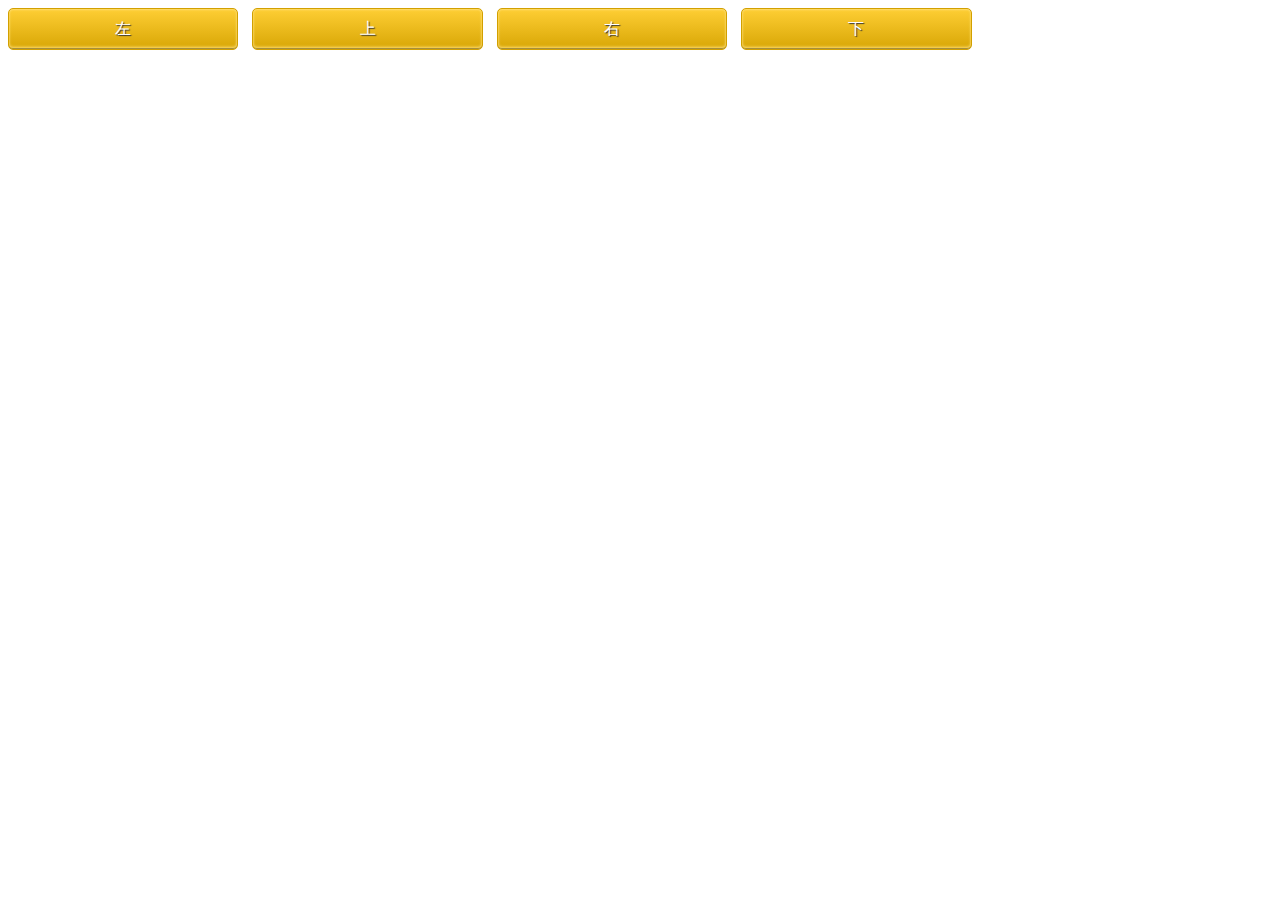
<file: lite/sample_web.html>
<!DOCTYPE html>
<html>
<head>
    <meta charset="UTF-8">
    <meta name="viewport" content="width=device-width, initial-scale=1.0"/>
    <title>Lite Webview Samples Page</title>
    <style>
        body{
        width: 90%;
        background: #fff;
        }
        .button{
        width: 20%;
        line-height: 38px;
        text-align: center;
        font-size: 16px;
        color: #fff;
        text-shadow:1px 1px 1px #333;
        border-radius: 5px;
        margin:0 10px 10px 0;
        position: relative;
        overflow: hidden;
        }
        .button:nth-child(6n){
        margin-right: 0;
        }
        .button.gray{
        color: #3e3e3e;
        text-shadow:1px 1px 1px #fff;
        border:1px solid #dce1e6;
        box-shadow: 0 1px 2px #fff inset,0 -1px 0 #a8abae inset;
        background: -webkit-linear-gradient(top,#f2f3f7,#e4e8ec);
        background: -moz-linear-gradient(top,#f2f3f7,#e4e8ec);
        background: linear-gradient(top,#f2f3f7,#e4e8ec);
        }
        .round,
        .side,
        .tags{
        padding-right: 30px;
        }
        .round:after{
        position: absolute;
        display: inline-block;
        content: "\003c";
        top:50%;
        right:10px;
        margin-top: -10px;
        width: 17px;
        height: 20px;
        padding-left: 3px;
        line-height:18px;
        font-size: 10px;
        font-weight: normal;
        border-radius: 10px;
        text-shadow:-2px 0 1px #333;
        -webkit-transform:rotate(-90deg);
        -moz-transform:rotate(-90deg);
        transform:rotate(-90deg);
        }
        .gray.round:after{
        box-shadow:1px 0 1px rgba(255,255,255,1) inset,1px 0 1px rgba(0,0,0,.2);
        background:-webkit-linear-gradient(top,#dce1e6,#dde2e7);
        background:-moz-linear-gradient(top,#dce1e6,#dde2e7);
        background:linear-gradient(top,#dce1e6,#dde2e7);
        text-shadow:-2px 0 1px #fff;
        }
        .gray:hover{
        background: -webkit-linear-gradient(top,#fefefe,#ebeced);
        background: -moz-linear-gradient(top,#fefefe,#ebeced);
        background: linear-gradient(top,#fefefe,#ebeced);
        }
        .gray:active{
        top:1px;
        box-shadow: 0 1px 3px #a8abae inset,0 3px 0 #fff;
        background: -webkit-linear-gradient(top,#e4e8ec,#e4e8ec);
        background: -moz-linear-gradient(top,#e4e8ec,#e4e8ec);
        background: linear-gradient(top,#e4e8ec,#e4e8ec);
        }

        .button.yellow{
        border:1px solid #d2a000;
        box-shadow: 0 1px 2px #fedd71 inset,0 -1px 0 #a38b39 inset,0 -2px 3px #fedd71 inset;
        background: -webkit-linear-gradient(top,#fece34,#d8a605);
        background: -moz-linear-gradient(top,#fece34,#d8a605);
        background: linear-gradient(top,#fece34,#d8a605);
        }
        .yellow.round:after{
        box-shadow:1px 0 1px rgba(255,255,255,.8) inset,1px 0 1px rgba(148,131,4,.9);
        background:-webkit-linear-gradient(top,#cf9d00,#d2a000);
        background:-moz-linear-gradient(top,#cf9d00,#d2a000);
        background:linear-gradient(top,#cf9d00,#d2a000);
        }
        .yellow:hover{
        background: -webkit-linear-gradient(top,#ffd859,#e3bb38);
        background: -moz-linear-gradient(top,#ffd859,#e3bb38);
        background: linear-gradient(top,#ffd859,#e3bb38);
        }
        .yellow:active{
        top:1px;
        box-shadow: 0 1px 3px #816b1f inset,0 3px 0 #fff;
        background: -webkit-linear-gradient(top,#d3a203,#dba907);
        background: -moz-linear-gradient(top,#d3a203,#dba907);
        background: linear-gradient(top,#d3a203,#dba907);
        }
    </style>
    <script>
        function move(to) {
            var x=document.getElementById("content");
            switch(to){
                case 1:
                    x.innerHTML +=  " 左";
                break;
                case 2:
                    x.innerHTML += " 上";
                break;
                case 3:
                    x.innerHTML += " 右";
                break;
                case 4:
                    x.innerHTML += " 下";
                break;
            }
        }

        function goLeft() {
            move(1);
        }
        function goTop() {
            move(2);
        }
        function goRight() {
            move(3);
        }
        function goBottom() {
            move(4);
        }
    </script>
</head>
<body>
<div class="buttons">
    <button type="button" class="button yellow" onclick="goLeft()">左</button>
    <button type="button" class="button yellow" onclick="goTop()">上</button>
    <button type="button" class="button yellow" onclick="goRight()">右</button>
    <button type="button" class="button yellow" onclick="goBottom()">下</button>
</div>
<div id="content"></div>
</body>
</html>
</file>
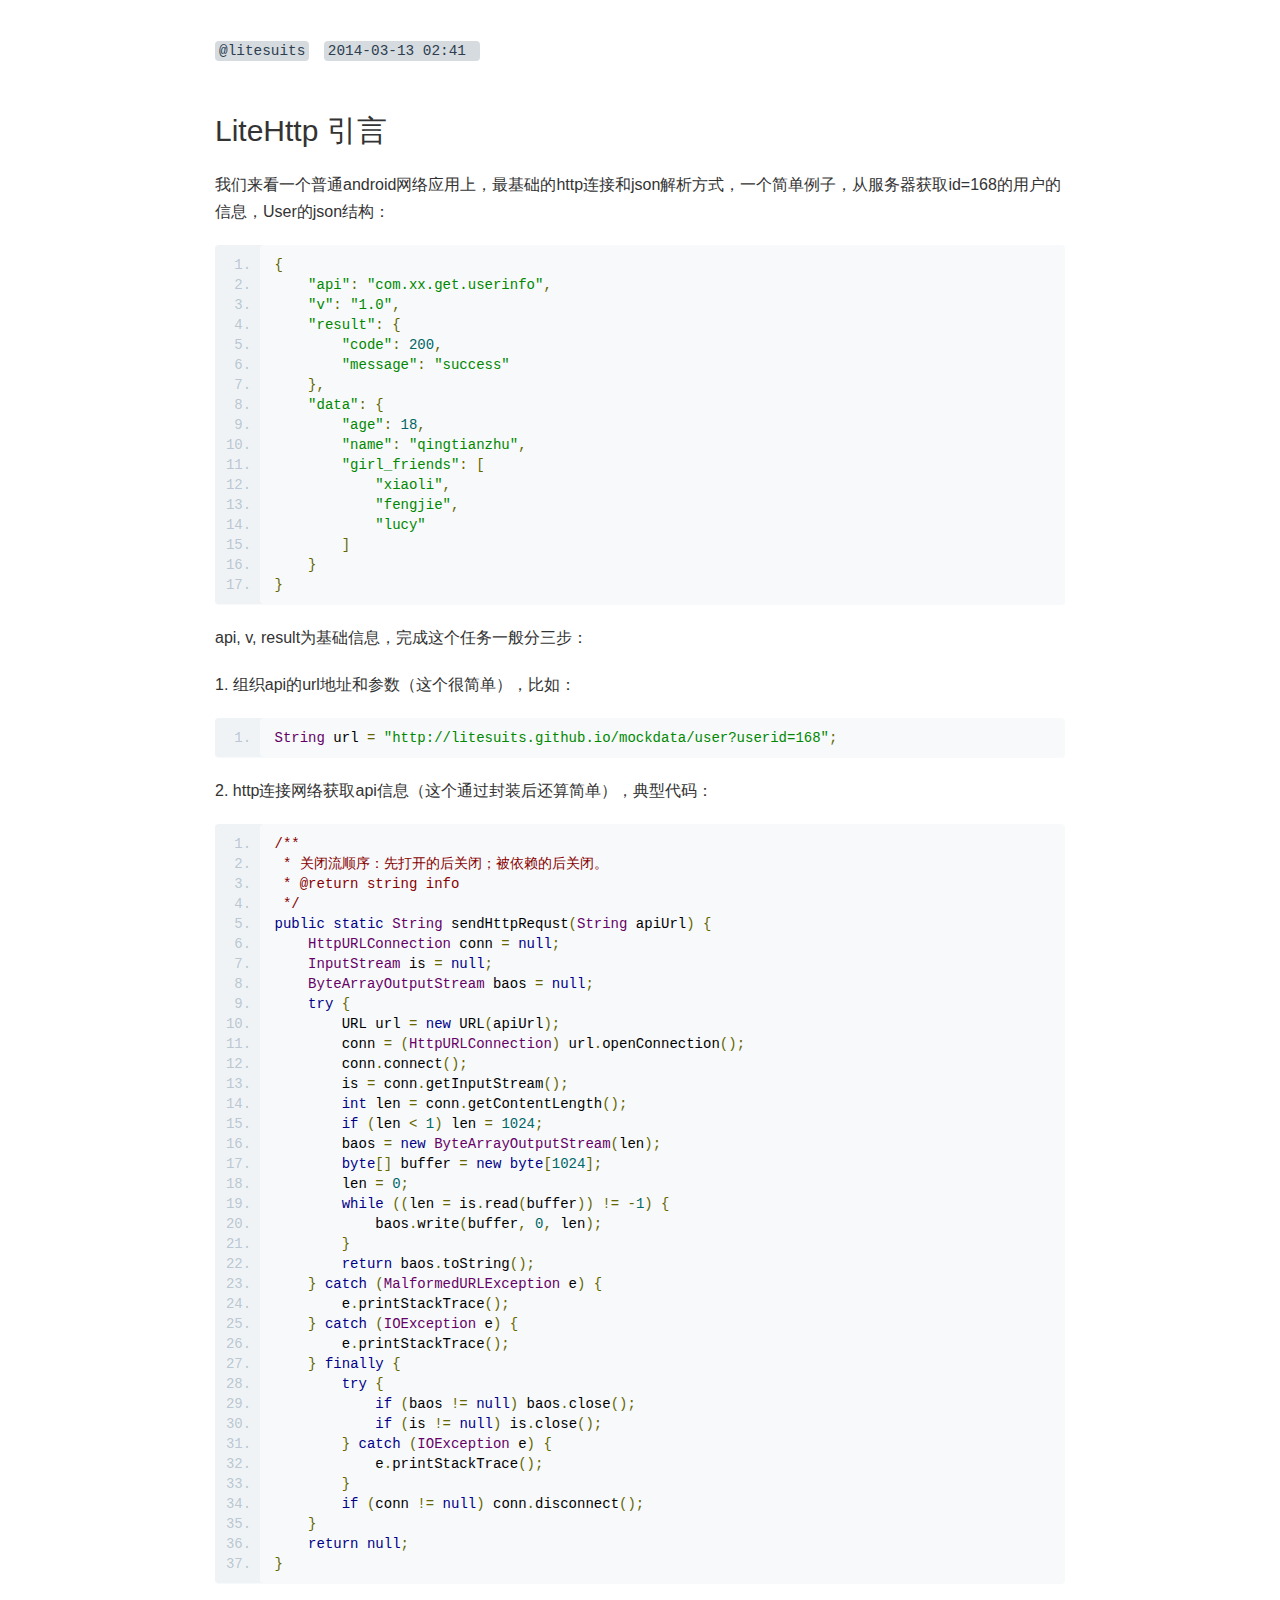
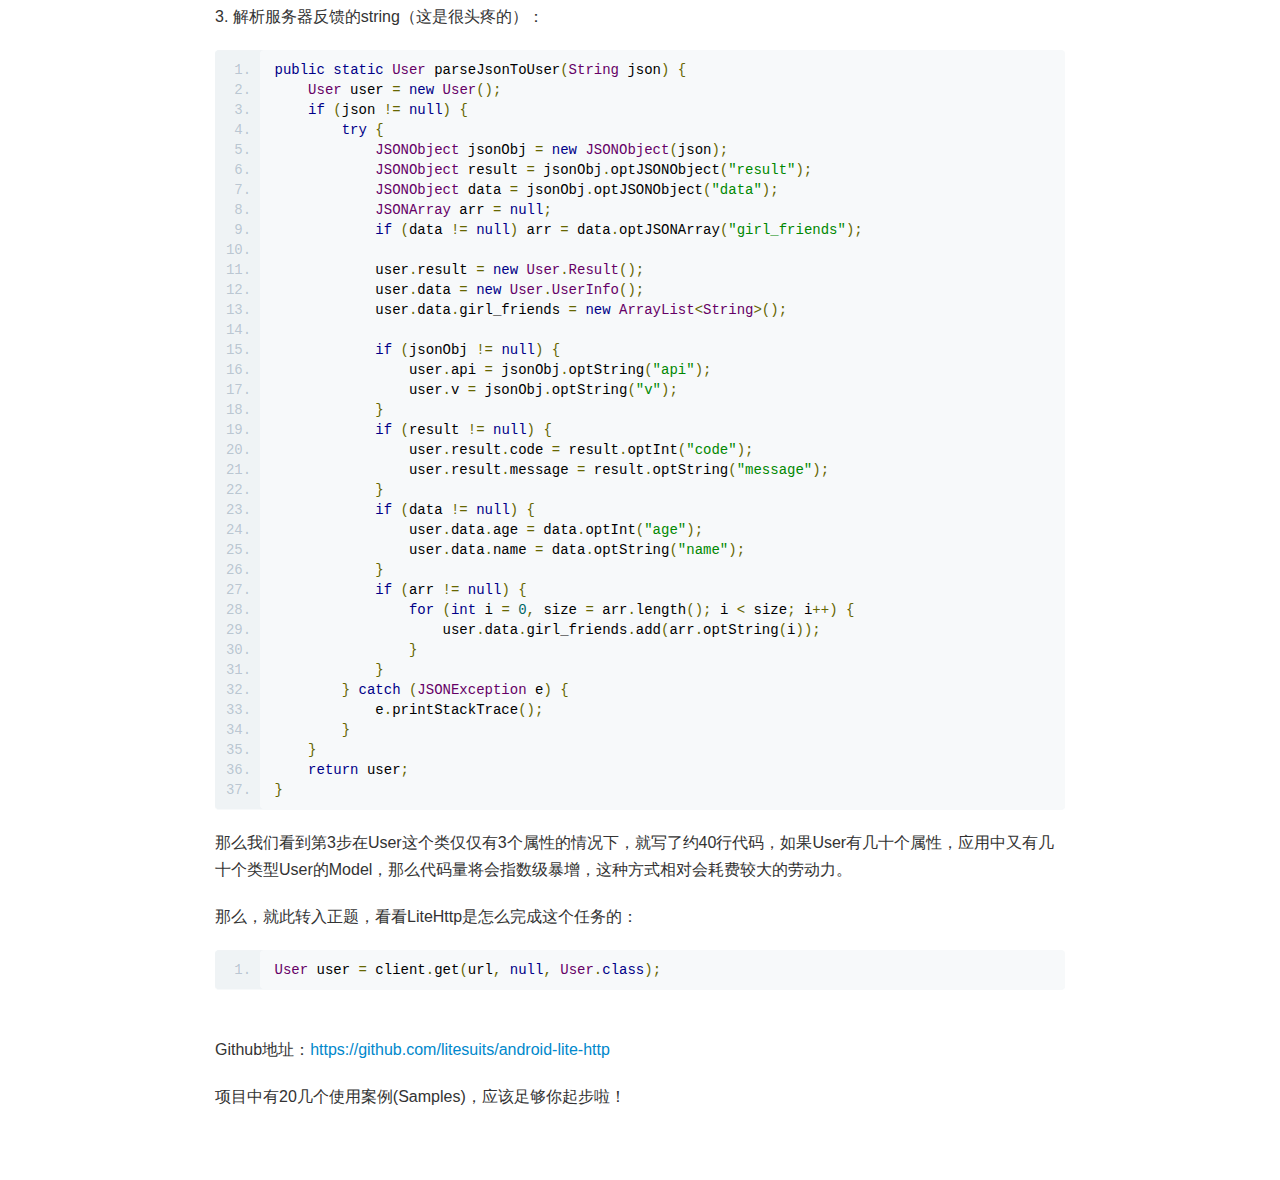
<file: guide/http/get-start.html>
<!DOCTYPE html PUBLIC "-//W3C//DTD XHTML 1.0 Transitional//EN" "http://www.w3.org/TR/xhtml1/DTD/xhtml1-transitional.dtd">
<html class="theme">
<head>
    <meta charset="utf-8">
    
    <meta name="description" content="A simple, intelligent and flexible HTTP client for Android. With LiteHttp you can make HTTP request with only one line of code! It supports get, post, put, delete, head, trace, options and patch request types.">
    <meta name="author" content="马天宇">

    <meta name="viewport" content="width=device-width, initial-scale=1.0">

    
    <title>LiteHttp - Get Start</title>

    <link href="../css/base.lib.min.css" rel="stylesheet" media="screen">  
    <!-- id="prettify-style will be used to get the link element below and change href to change prettify code style" -->
    <link id="prettify-style" href="../css/prettify-cmd.css" type="text/css" rel="stylesheet">
    <link href="../css/layout.min.css" rel="stylesheet" media="screen">

</head>

<body class="theme">

<div id="editor-reader-full" class="editor-reader-full-shown" style="position: static;">
    <div id="reader-full-topInfo" class="reader-full-topInfo-shown">
        <span>
            <code>@litesuits</code>
        </span>
        <code><span id="article-updated-date">2014-03-13 02:41</span></code>
    </div>
    <div id="wmd-preview" class="wmd-preview wmd-preview-full-reader"><h1 id="litehttp">LiteHttp 引言</h1>

<p>我们来看一个普通android网络应用上，最基础的http连接和json解析方式，一个简单例子，从服务器获取id=168的用户的信息，User的json结构：</p>

<pre class="prettyprint linenums prettyprinted" style=""><ol class="linenums"><li class="L0"><code class="language-json"><span class="pun">{</span></code></li><li class="L1"><code class="language-json"><span class="pln">    </span><span class="str">"api"</span><span class="pun">:</span><span class="pln"> </span><span class="str">"com.xx.get.userinfo"</span><span class="pun">,</span></code></li><li class="L2"><code class="language-json"><span class="pln">    </span><span class="str">"v"</span><span class="pun">:</span><span class="pln"> </span><span class="str">"1.0"</span><span class="pun">,</span></code></li><li class="L3"><code class="language-json"><span class="pln">    </span><span class="str">"result"</span><span class="pun">:</span><span class="pln"> </span><span class="pun">{</span></code></li><li class="L4"><code class="language-json"><span class="pln">        </span><span class="str">"code"</span><span class="pun">:</span><span class="pln"> </span><span class="lit">200</span><span class="pun">,</span></code></li><li class="L5"><code class="language-json"><span class="pln">        </span><span class="str">"message"</span><span class="pun">:</span><span class="pln"> </span><span class="str">"success"</span></code></li><li class="L6"><code class="language-json"><span class="pln">    </span><span class="pun">},</span></code></li><li class="L7"><code class="language-json"><span class="pln">    </span><span class="str">"data"</span><span class="pun">:</span><span class="pln"> </span><span class="pun">{</span></code></li><li class="L8"><code class="language-json"><span class="pln">        </span><span class="str">"age"</span><span class="pun">:</span><span class="pln"> </span><span class="lit">18</span><span class="pun">,</span></code></li><li class="L9"><code class="language-json"><span class="pln">        </span><span class="str">"name"</span><span class="pun">:</span><span class="pln"> </span><span class="str">"qingtianzhu"</span><span class="pun">,</span></code></li><li class="L0"><code class="language-json"><span class="pln">        </span><span class="str">"girl_friends"</span><span class="pun">:</span><span class="pln"> </span><span class="pun">[</span></code></li><li class="L1"><code class="language-json"><span class="pln">            </span><span class="str">"xiaoli"</span><span class="pun">,</span></code></li><li class="L2"><code class="language-json"><span class="pln">            </span><span class="str">"fengjie"</span><span class="pun">,</span></code></li><li class="L3"><code class="language-json"><span class="pln">            </span><span class="str">"lucy"</span></code></li><li class="L4"><code class="language-json"><span class="pln">        </span><span class="pun">]</span></code></li><li class="L5"><code class="language-json"><span class="pln">    </span><span class="pun">}</span></code></li><li class="L6"><code class="language-json"><span class="pun">}</span></code></li></ol></pre>

<p>api, v, result为基础信息，完成这个任务一般分三步： </p>
<p>1. 组织api的url地址和参数（这个很简单），比如：</p>

<pre class="prettyprint linenums prettyprinted" style=""><ol class="linenums"><li class="L0"><code class="language-java"><span class="typ">String</span><span class="pln"> url </span><span class="pun">=</span><span class="pln"> </span><span class="str">"http://litesuits.github.io/mockdata/user?userid=168"</span><span class="pun">;</span></code></li></ol></pre>

<p>2. http连接网络获取api信息（这个通过封装后还算简单），典型代码：</p>

<pre class="prettyprint linenums prettyprinted" style=""><ol class="linenums"><li class="L0"><code class="language-java"><span class="com">/**</span></code></li><li class="L1"><code class="language-java"><span class="com"> * 关闭流顺序：先打开的后关闭；被依赖的后关闭。</span></code></li><li class="L2"><code class="language-java"><span class="com"> * @return string info</span></code></li><li class="L3"><code class="language-java"><span class="com"> */</span></code></li><li class="L4"><code class="language-java"><span class="kwd">public</span><span class="pln"> </span><span class="kwd">static</span><span class="pln"> </span><span class="typ">String</span><span class="pln"> sendHttpRequst</span><span class="pun">(</span><span class="typ">String</span><span class="pln"> apiUrl</span><span class="pun">)</span><span class="pln"> </span><span class="pun">{</span></code></li><li class="L5"><code class="language-java"><span class="pln">    </span><span class="typ">HttpURLConnection</span><span class="pln"> conn </span><span class="pun">=</span><span class="pln"> </span><span class="kwd">null</span><span class="pun">;</span></code></li><li class="L6"><code class="language-java"><span class="pln">    </span><span class="typ">InputStream</span><span class="pln"> is </span><span class="pun">=</span><span class="pln"> </span><span class="kwd">null</span><span class="pun">;</span></code></li><li class="L7"><code class="language-java"><span class="pln">    </span><span class="typ">ByteArrayOutputStream</span><span class="pln"> baos </span><span class="pun">=</span><span class="pln"> </span><span class="kwd">null</span><span class="pun">;</span></code></li><li class="L8"><code class="language-java"><span class="pln">    </span><span class="kwd">try</span><span class="pln"> </span><span class="pun">{</span></code></li><li class="L9"><code class="language-java"><span class="pln">        URL url </span><span class="pun">=</span><span class="pln"> </span><span class="kwd">new</span><span class="pln"> URL</span><span class="pun">(</span><span class="pln">apiUrl</span><span class="pun">);</span></code></li><li class="L0"><code class="language-java"><span class="pln">        conn </span><span class="pun">=</span><span class="pln"> </span><span class="pun">(</span><span class="typ">HttpURLConnection</span><span class="pun">)</span><span class="pln"> url</span><span class="pun">.</span><span class="pln">openConnection</span><span class="pun">();</span></code></li><li class="L1"><code class="language-java"><span class="pln">        conn</span><span class="pun">.</span><span class="pln">connect</span><span class="pun">();</span></code></li><li class="L2"><code class="language-java"><span class="pln">        is </span><span class="pun">=</span><span class="pln"> conn</span><span class="pun">.</span><span class="pln">getInputStream</span><span class="pun">();</span></code></li><li class="L3"><code class="language-java"><span class="pln">        </span><span class="kwd">int</span><span class="pln"> len </span><span class="pun">=</span><span class="pln"> conn</span><span class="pun">.</span><span class="pln">getContentLength</span><span class="pun">();</span></code></li><li class="L4"><code class="language-java"><span class="pln">        </span><span class="kwd">if</span><span class="pln"> </span><span class="pun">(</span><span class="pln">len </span><span class="pun">&lt;</span><span class="pln"> </span><span class="lit">1</span><span class="pun">)</span><span class="pln"> len </span><span class="pun">=</span><span class="pln"> </span><span class="lit">1024</span><span class="pun">;</span></code></li><li class="L5"><code class="language-java"><span class="pln">        baos </span><span class="pun">=</span><span class="pln"> </span><span class="kwd">new</span><span class="pln"> </span><span class="typ">ByteArrayOutputStream</span><span class="pun">(</span><span class="pln">len</span><span class="pun">);</span></code></li><li class="L6"><code class="language-java"><span class="pln">        </span><span class="kwd">byte</span><span class="pun">[]</span><span class="pln"> buffer </span><span class="pun">=</span><span class="pln"> </span><span class="kwd">new</span><span class="pln"> </span><span class="kwd">byte</span><span class="pun">[</span><span class="lit">1024</span><span class="pun">];</span></code></li><li class="L7"><code class="language-java"><span class="pln">        len </span><span class="pun">=</span><span class="pln"> </span><span class="lit">0</span><span class="pun">;</span></code></li><li class="L8"><code class="language-java"><span class="pln">        </span><span class="kwd">while</span><span class="pln"> </span><span class="pun">((</span><span class="pln">len </span><span class="pun">=</span><span class="pln"> is</span><span class="pun">.</span><span class="pln">read</span><span class="pun">(</span><span class="pln">buffer</span><span class="pun">))</span><span class="pln"> </span><span class="pun">!=</span><span class="pln"> </span><span class="pun">-</span><span class="lit">1</span><span class="pun">)</span><span class="pln"> </span><span class="pun">{</span></code></li><li class="L9"><code class="language-java"><span class="pln">            baos</span><span class="pun">.</span><span class="pln">write</span><span class="pun">(</span><span class="pln">buffer</span><span class="pun">,</span><span class="pln"> </span><span class="lit">0</span><span class="pun">,</span><span class="pln"> len</span><span class="pun">);</span></code></li><li class="L0"><code class="language-java"><span class="pln">        </span><span class="pun">}</span></code></li><li class="L1"><code class="language-java"><span class="pln">        </span><span class="kwd">return</span><span class="pln"> baos</span><span class="pun">.</span><span class="pln">toString</span><span class="pun">();</span></code></li><li class="L2"><code class="language-java"><span class="pln">    </span><span class="pun">}</span><span class="pln"> </span><span class="kwd">catch</span><span class="pln"> </span><span class="pun">(</span><span class="typ">MalformedURLException</span><span class="pln"> e</span><span class="pun">)</span><span class="pln"> </span><span class="pun">{</span></code></li><li class="L3"><code class="language-java"><span class="pln">        e</span><span class="pun">.</span><span class="pln">printStackTrace</span><span class="pun">();</span></code></li><li class="L4"><code class="language-java"><span class="pln">    </span><span class="pun">}</span><span class="pln"> </span><span class="kwd">catch</span><span class="pln"> </span><span class="pun">(</span><span class="typ">IOException</span><span class="pln"> e</span><span class="pun">)</span><span class="pln"> </span><span class="pun">{</span></code></li><li class="L5"><code class="language-java"><span class="pln">        e</span><span class="pun">.</span><span class="pln">printStackTrace</span><span class="pun">();</span></code></li><li class="L6"><code class="language-java"><span class="pln">    </span><span class="pun">}</span><span class="pln"> </span><span class="kwd">finally</span><span class="pln"> </span><span class="pun">{</span></code></li><li class="L7"><code class="language-java"><span class="pln">        </span><span class="kwd">try</span><span class="pln"> </span><span class="pun">{</span></code></li><li class="L8"><code class="language-java"><span class="pln">            </span><span class="kwd">if</span><span class="pln"> </span><span class="pun">(</span><span class="pln">baos </span><span class="pun">!=</span><span class="pln"> </span><span class="kwd">null</span><span class="pun">)</span><span class="pln"> baos</span><span class="pun">.</span><span class="pln">close</span><span class="pun">();</span></code></li><li class="L9"><code class="language-java"><span class="pln">            </span><span class="kwd">if</span><span class="pln"> </span><span class="pun">(</span><span class="pln">is </span><span class="pun">!=</span><span class="pln"> </span><span class="kwd">null</span><span class="pun">)</span><span class="pln"> is</span><span class="pun">.</span><span class="pln">close</span><span class="pun">();</span></code></li><li class="L0"><code class="language-java"><span class="pln">        </span><span class="pun">}</span><span class="pln"> </span><span class="kwd">catch</span><span class="pln"> </span><span class="pun">(</span><span class="typ">IOException</span><span class="pln"> e</span><span class="pun">)</span><span class="pln"> </span><span class="pun">{</span></code></li><li class="L1"><code class="language-java"><span class="pln">            e</span><span class="pun">.</span><span class="pln">printStackTrace</span><span class="pun">();</span></code></li><li class="L2"><code class="language-java"><span class="pln">        </span><span class="pun">}</span></code></li><li class="L3"><code class="language-java"><span class="pln">        </span><span class="kwd">if</span><span class="pln"> </span><span class="pun">(</span><span class="pln">conn </span><span class="pun">!=</span><span class="pln"> </span><span class="kwd">null</span><span class="pun">)</span><span class="pln"> conn</span><span class="pun">.</span><span class="pln">disconnect</span><span class="pun">();</span></code></li><li class="L4"><code class="language-java"><span class="pln">    </span><span class="pun">}</span></code></li><li class="L5"><code class="language-java"><span class="pln">    </span><span class="kwd">return</span><span class="pln"> </span><span class="kwd">null</span><span class="pun">;</span></code></li><li class="L6"><code class="language-java"><span class="pun">}</span></code></li></ol></pre>

<p>3. 解析服务器反馈的string（这是很头疼的）：</p>

<pre class="prettyprint linenums prettyprinted" style=""><ol class="linenums"><li class="L0"><code class="language-java"><span class="kwd">public</span><span class="pln"> </span><span class="kwd">static</span><span class="pln"> </span><span class="typ">User</span><span class="pln"> parseJsonToUser</span><span class="pun">(</span><span class="typ">String</span><span class="pln"> json</span><span class="pun">)</span><span class="pln"> </span><span class="pun">{</span></code></li><li class="L1"><code class="language-java"><span class="pln">    </span><span class="typ">User</span><span class="pln"> user </span><span class="pun">=</span><span class="pln"> </span><span class="kwd">new</span><span class="pln"> </span><span class="typ">User</span><span class="pun">();</span></code></li><li class="L2"><code class="language-java"><span class="pln">    </span><span class="kwd">if</span><span class="pln"> </span><span class="pun">(</span><span class="pln">json </span><span class="pun">!=</span><span class="pln"> </span><span class="kwd">null</span><span class="pun">)</span><span class="pln"> </span><span class="pun">{</span></code></li><li class="L3"><code class="language-java"><span class="pln">        </span><span class="kwd">try</span><span class="pln"> </span><span class="pun">{</span></code></li><li class="L4"><code class="language-java"><span class="pln">            </span><span class="typ">JSONObject</span><span class="pln"> jsonObj </span><span class="pun">=</span><span class="pln"> </span><span class="kwd">new</span><span class="pln"> </span><span class="typ">JSONObject</span><span class="pun">(</span><span class="pln">json</span><span class="pun">);</span></code></li><li class="L5"><code class="language-java"><span class="pln">            </span><span class="typ">JSONObject</span><span class="pln"> result </span><span class="pun">=</span><span class="pln"> jsonObj</span><span class="pun">.</span><span class="pln">optJSONObject</span><span class="pun">(</span><span class="str">"result"</span><span class="pun">);</span></code></li><li class="L6"><code class="language-java"><span class="pln">            </span><span class="typ">JSONObject</span><span class="pln"> data </span><span class="pun">=</span><span class="pln"> jsonObj</span><span class="pun">.</span><span class="pln">optJSONObject</span><span class="pun">(</span><span class="str">"data"</span><span class="pun">);</span></code></li><li class="L7"><code class="language-java"><span class="pln">            </span><span class="typ">JSONArray</span><span class="pln"> arr </span><span class="pun">=</span><span class="pln"> </span><span class="kwd">null</span><span class="pun">;</span></code></li><li class="L8"><code class="language-java"><span class="pln">            </span><span class="kwd">if</span><span class="pln"> </span><span class="pun">(</span><span class="pln">data </span><span class="pun">!=</span><span class="pln"> </span><span class="kwd">null</span><span class="pun">)</span><span class="pln"> arr </span><span class="pun">=</span><span class="pln"> data</span><span class="pun">.</span><span class="pln">optJSONArray</span><span class="pun">(</span><span class="str">"girl_friends"</span><span class="pun">);</span></code></li><li class="L9"><code class="language-java"></code></li><li class="L0"><code class="language-java"><span class="pln">            user</span><span class="pun">.</span><span class="pln">result </span><span class="pun">=</span><span class="pln"> </span><span class="kwd">new</span><span class="pln"> </span><span class="typ">User</span><span class="pun">.</span><span class="typ">Result</span><span class="pun">();</span></code></li><li class="L1"><code class="language-java"><span class="pln">            user</span><span class="pun">.</span><span class="pln">data </span><span class="pun">=</span><span class="pln"> </span><span class="kwd">new</span><span class="pln"> </span><span class="typ">User</span><span class="pun">.</span><span class="typ">UserInfo</span><span class="pun">();</span></code></li><li class="L2"><code class="language-java"><span class="pln">            user</span><span class="pun">.</span><span class="pln">data</span><span class="pun">.</span><span class="pln">girl_friends </span><span class="pun">=</span><span class="pln"> </span><span class="kwd">new</span><span class="pln"> </span><span class="typ">ArrayList</span><span class="pun">&lt;</span><span class="typ">String</span><span class="pun">&gt;();</span></code></li><li class="L3"><code class="language-java"></code></li><li class="L4"><code class="language-java"><span class="pln">            </span><span class="kwd">if</span><span class="pln"> </span><span class="pun">(</span><span class="pln">jsonObj </span><span class="pun">!=</span><span class="pln"> </span><span class="kwd">null</span><span class="pun">)</span><span class="pln"> </span><span class="pun">{</span></code></li><li class="L5"><code class="language-java"><span class="pln">                user</span><span class="pun">.</span><span class="pln">api </span><span class="pun">=</span><span class="pln"> jsonObj</span><span class="pun">.</span><span class="pln">optString</span><span class="pun">(</span><span class="str">"api"</span><span class="pun">);</span></code></li><li class="L6"><code class="language-java"><span class="pln">                user</span><span class="pun">.</span><span class="pln">v </span><span class="pun">=</span><span class="pln"> jsonObj</span><span class="pun">.</span><span class="pln">optString</span><span class="pun">(</span><span class="str">"v"</span><span class="pun">);</span></code></li><li class="L7"><code class="language-java"><span class="pln">            </span><span class="pun">}</span></code></li><li class="L8"><code class="language-java"><span class="pln">            </span><span class="kwd">if</span><span class="pln"> </span><span class="pun">(</span><span class="pln">result </span><span class="pun">!=</span><span class="pln"> </span><span class="kwd">null</span><span class="pun">)</span><span class="pln"> </span><span class="pun">{</span></code></li><li class="L9"><code class="language-java"><span class="pln">                user</span><span class="pun">.</span><span class="pln">result</span><span class="pun">.</span><span class="pln">code </span><span class="pun">=</span><span class="pln"> result</span><span class="pun">.</span><span class="pln">optInt</span><span class="pun">(</span><span class="str">"code"</span><span class="pun">);</span></code></li><li class="L0"><code class="language-java"><span class="pln">                user</span><span class="pun">.</span><span class="pln">result</span><span class="pun">.</span><span class="pln">message </span><span class="pun">=</span><span class="pln"> result</span><span class="pun">.</span><span class="pln">optString</span><span class="pun">(</span><span class="str">"message"</span><span class="pun">);</span></code></li><li class="L1"><code class="language-java"><span class="pln">            </span><span class="pun">}</span></code></li><li class="L2"><code class="language-java"><span class="pln">            </span><span class="kwd">if</span><span class="pln"> </span><span class="pun">(</span><span class="pln">data </span><span class="pun">!=</span><span class="pln"> </span><span class="kwd">null</span><span class="pun">)</span><span class="pln"> </span><span class="pun">{</span></code></li><li class="L3"><code class="language-java"><span class="pln">                user</span><span class="pun">.</span><span class="pln">data</span><span class="pun">.</span><span class="pln">age </span><span class="pun">=</span><span class="pln"> data</span><span class="pun">.</span><span class="pln">optInt</span><span class="pun">(</span><span class="str">"age"</span><span class="pun">);</span></code></li><li class="L4"><code class="language-java"><span class="pln">                user</span><span class="pun">.</span><span class="pln">data</span><span class="pun">.</span><span class="pln">name </span><span class="pun">=</span><span class="pln"> data</span><span class="pun">.</span><span class="pln">optString</span><span class="pun">(</span><span class="str">"name"</span><span class="pun">);</span></code></li><li class="L5"><code class="language-java"><span class="pln">            </span><span class="pun">}</span></code></li><li class="L6"><code class="language-java"><span class="pln">            </span><span class="kwd">if</span><span class="pln"> </span><span class="pun">(</span><span class="pln">arr </span><span class="pun">!=</span><span class="pln"> </span><span class="kwd">null</span><span class="pun">)</span><span class="pln"> </span><span class="pun">{</span></code></li><li class="L7"><code class="language-java"><span class="pln">                </span><span class="kwd">for</span><span class="pln"> </span><span class="pun">(</span><span class="kwd">int</span><span class="pln"> i </span><span class="pun">=</span><span class="pln"> </span><span class="lit">0</span><span class="pun">,</span><span class="pln"> size </span><span class="pun">=</span><span class="pln"> arr</span><span class="pun">.</span><span class="pln">length</span><span class="pun">();</span><span class="pln"> i </span><span class="pun">&lt;</span><span class="pln"> size</span><span class="pun">;</span><span class="pln"> i</span><span class="pun">++)</span><span class="pln"> </span><span class="pun">{</span></code></li><li class="L8"><code class="language-java"><span class="pln">                    user</span><span class="pun">.</span><span class="pln">data</span><span class="pun">.</span><span class="pln">girl_friends</span><span class="pun">.</span><span class="pln">add</span><span class="pun">(</span><span class="pln">arr</span><span class="pun">.</span><span class="pln">optString</span><span class="pun">(</span><span class="pln">i</span><span class="pun">));</span></code></li><li class="L9"><code class="language-java"><span class="pln">                </span><span class="pun">}</span></code></li><li class="L0"><code class="language-java"><span class="pln">            </span><span class="pun">}</span></code></li><li class="L1"><code class="language-java"><span class="pln">        </span><span class="pun">}</span><span class="pln"> </span><span class="kwd">catch</span><span class="pln"> </span><span class="pun">(</span><span class="typ">JSONException</span><span class="pln"> e</span><span class="pun">)</span><span class="pln"> </span><span class="pun">{</span></code></li><li class="L2"><code class="language-java"><span class="pln">            e</span><span class="pun">.</span><span class="pln">printStackTrace</span><span class="pun">();</span></code></li><li class="L3"><code class="language-java"><span class="pln">        </span><span class="pun">}</span></code></li><li class="L4"><code class="language-java"><span class="pln">    </span><span class="pun">}</span></code></li><li class="L5"><code class="language-java"><span class="pln">    </span><span class="kwd">return</span><span class="pln"> user</span><span class="pun">;</span></code></li><li class="L6"><code class="language-java"><span class="pun">}</span></code></li></ol></pre>

<p>那么我们看到第3步在User这个类仅仅有3个属性的情况下，就写了约40行代码，如果User有几十个属性，应用中又有几十个类型User的Model，那么代码量将会指数级暴增，这种方式相对会耗费较大的劳动力。 <br>
<p>那么，就此转入正题，看看LiteHttp是怎么完成这个任务的：</p>
</p>

<pre class="prettyprint linenums prettyprinted" style=""><ol class="linenums"><li class="L0"><code class="language-java"><span class="typ">User</span><span class="pln"> user </span><span class="pun">=</span><span class="pln"> client</span><span class="pun">.</span><span class="pln">get</span><span class="pun">(</span><span class="pln">url</span><span class="pun">,</span><span class="pln"> </span><span class="kwd">null</span><span class="pun">,</span><span class="pln"> </span><span class="typ">User</span><span class="pun">.</span><span class="kwd">class</span><span class="pun">);</span></code></li></ol></pre>
<br>
<p>Github地址：<a href="https://github.com/litesuits/android-lite-http" target="_blank">https://github.com/litesuits/android-lite-http</a></p>
<p>项目中有20几个使用案例(Samples)，应该足够你起步啦！</p>
</div>
</div>

</body>
</html>
</file>
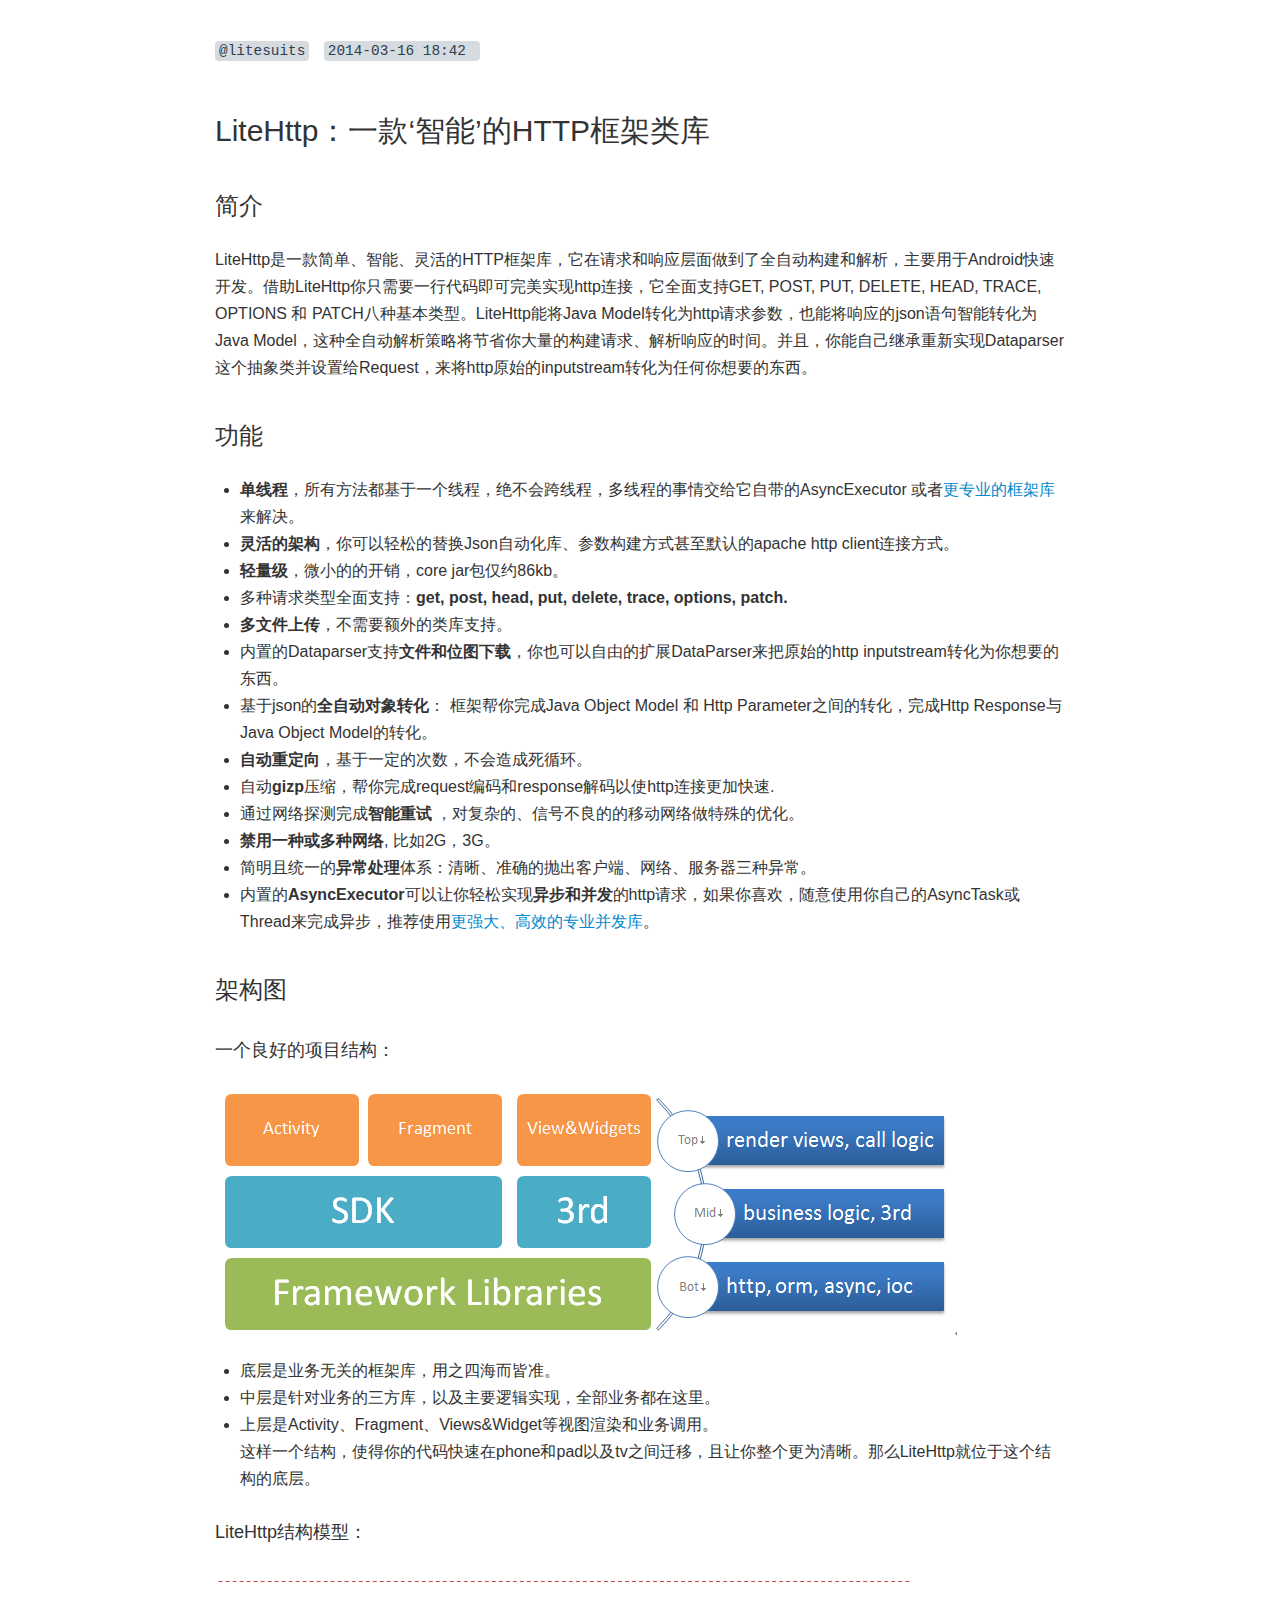
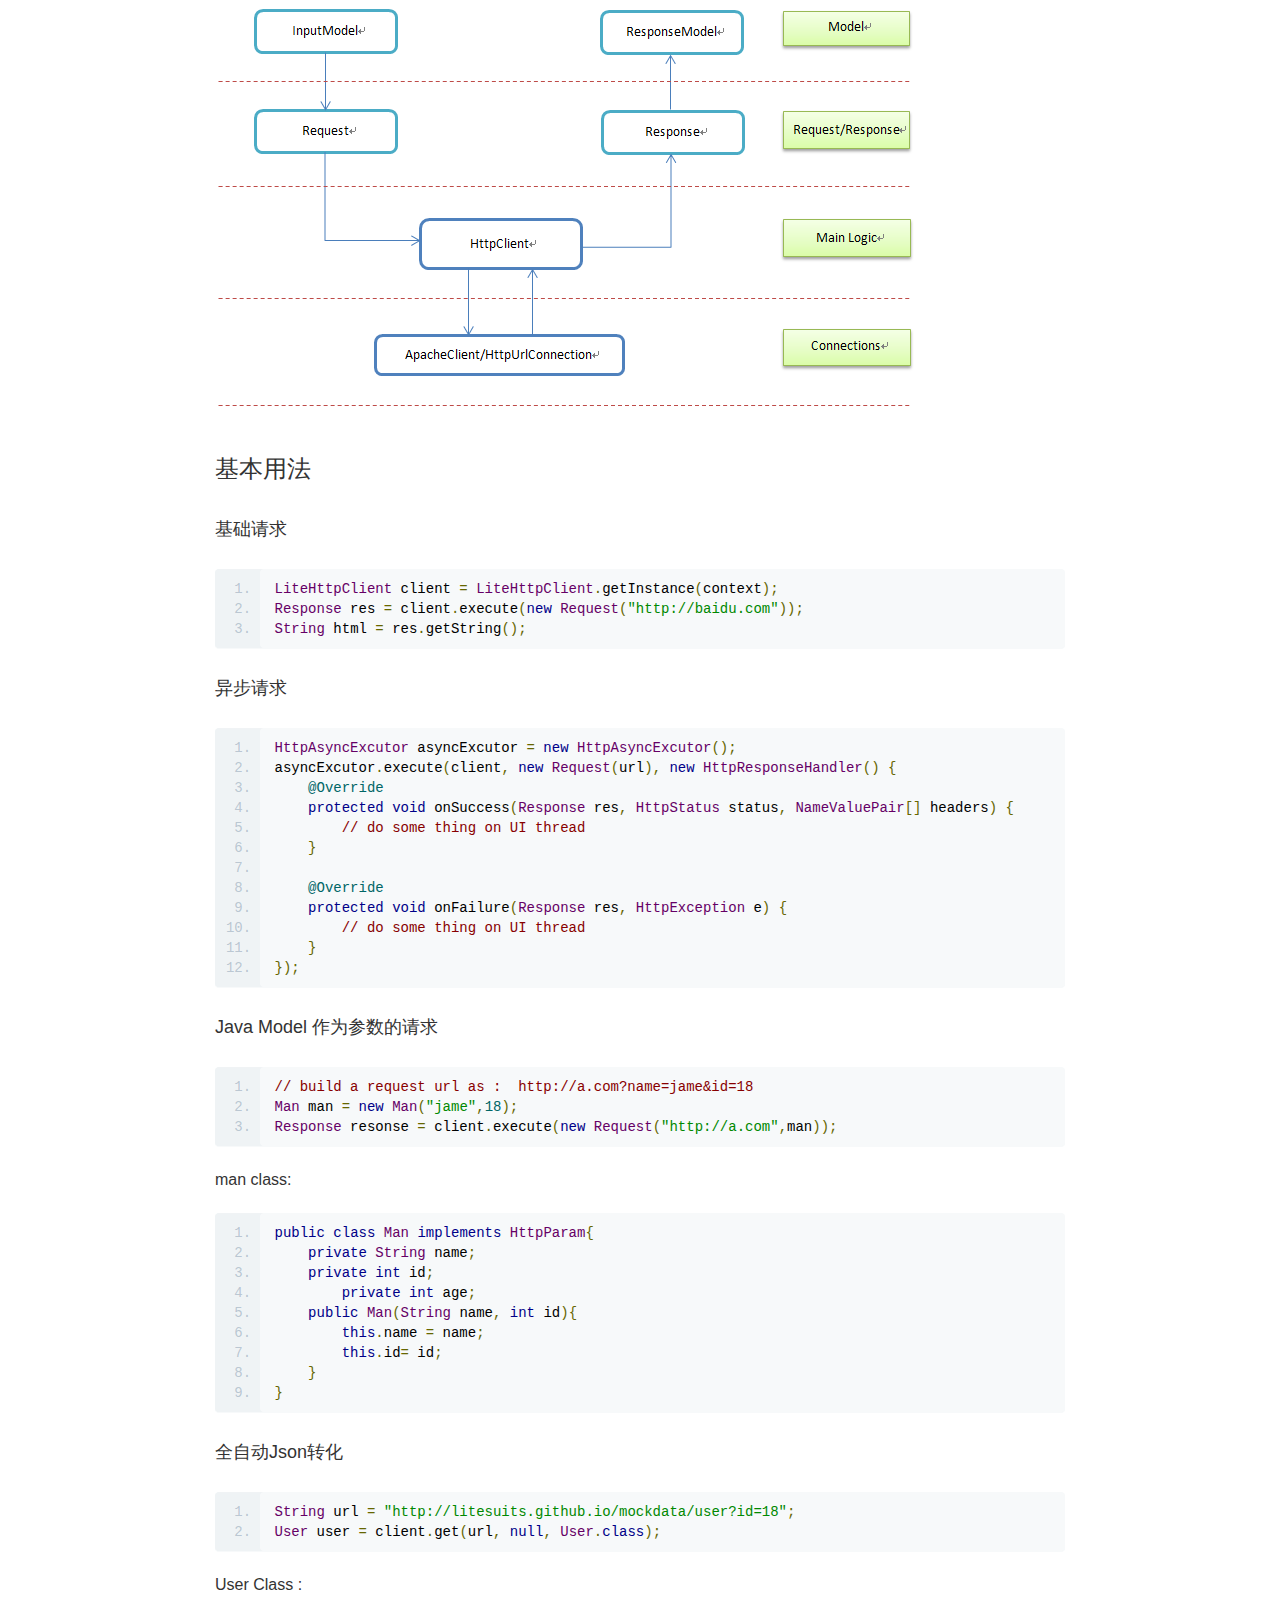
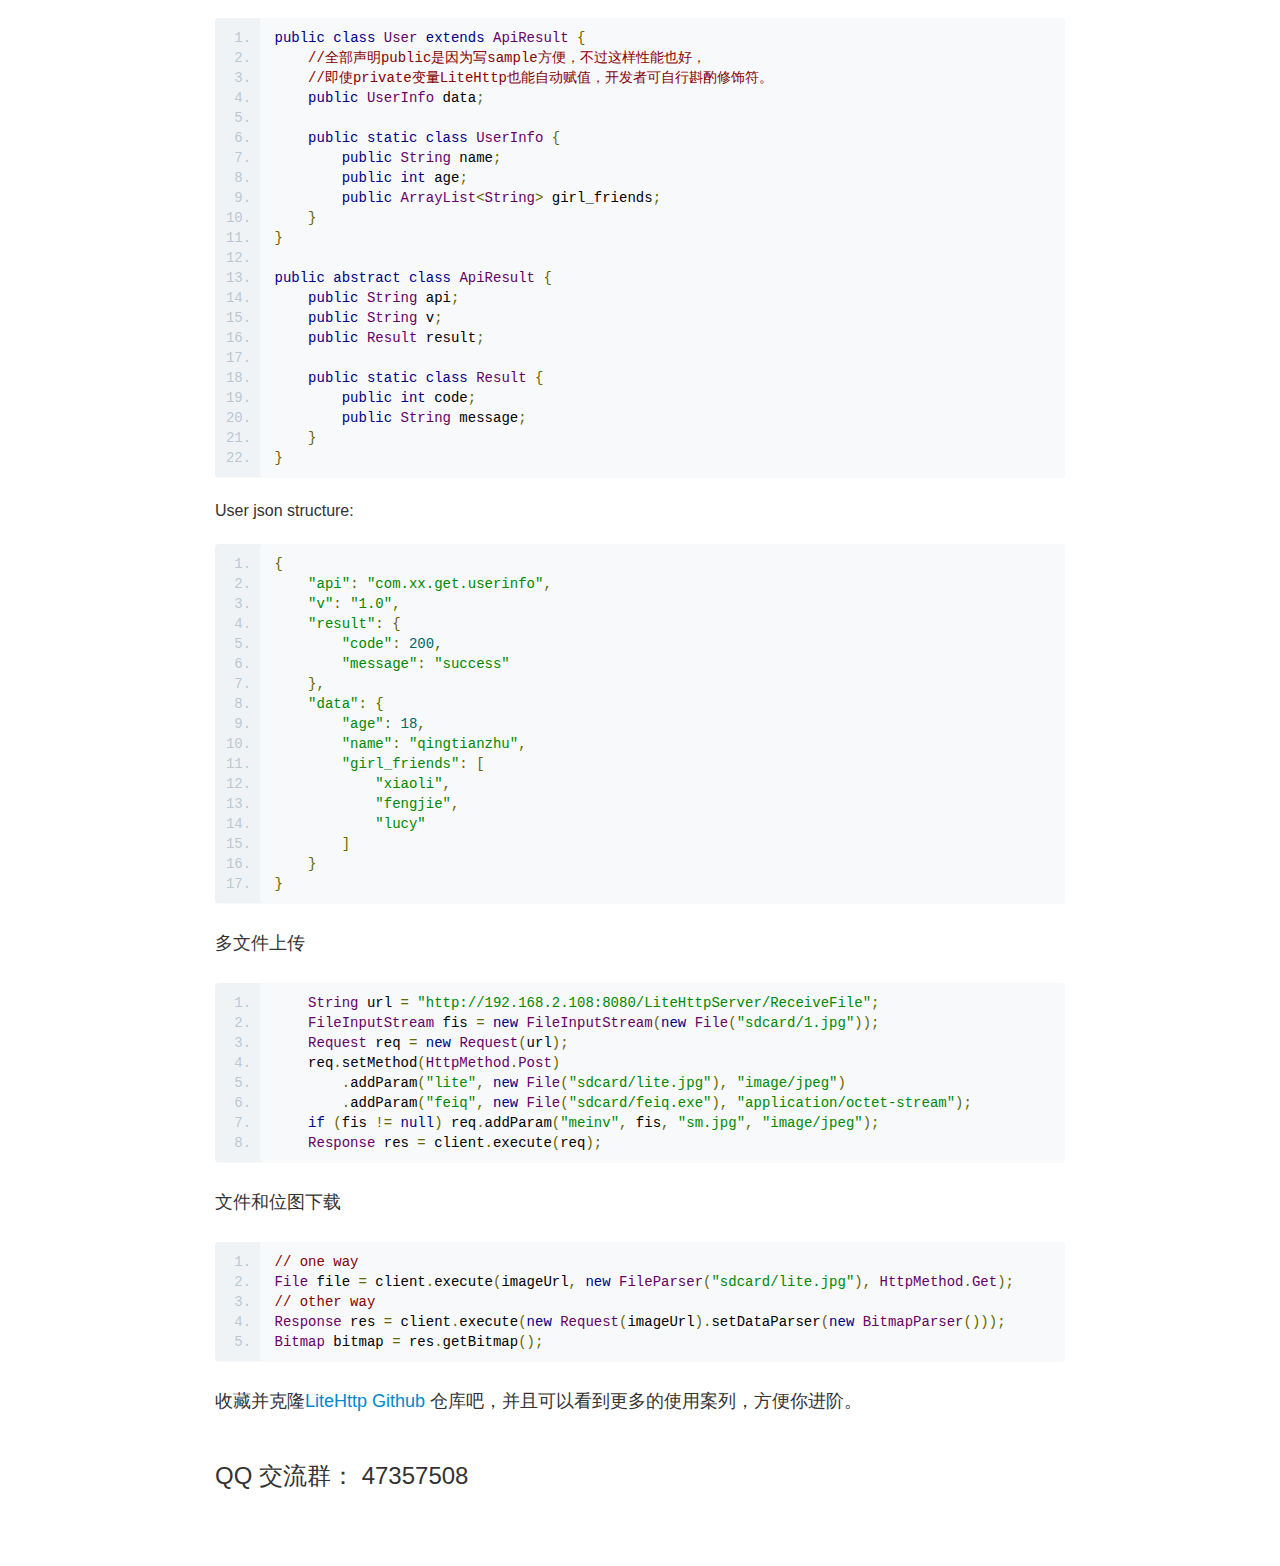
<file: guide/http/intro.html>
<!DOCTYPE html PUBLIC "-//W3C//DTD XHTML 1.0 Transitional//EN" "http://www.w3.org/TR/xhtml1/DTD/xhtml1-transitional.dtd">
<html class="theme">
<head>
    <meta charset="utf-8">
    
    <meta name="description" content="LiteHttp：一款智能的HTTP框架类库">
    <meta name="author" content="马天宇">

    <meta name="viewport" content="width=device-width, initial-scale=1.0">
    
    <link href="../css/base.lib.min.css" rel="stylesheet" media="screen">  
    <!-- id="prettify-style will be used to get the link element below and change href to change prettify code style" -->
    <link id="prettify-style" href="../css/prettify-cmd.css" type="text/css" rel="stylesheet">
    <link href="../css/layout.min.css" rel="stylesheet" media="screen">

    <title>LiteHttp：一款‘智能’的HTTP框架类库</title>

</head>

<body class="theme">

<div id="editor-reader-full" class="editor-reader-full-shown" style="position: static;">
    <div id="reader-full-topInfo" class="reader-full-topInfo-shown">
        <span>
            <code>@litesuits</code>
        </span>
        <code><span id="article-updated-date">2014-03-16 18:42</span></code>
    </div>
    <div id="wmd-preview" class="wmd-preview wmd-preview-full-reader"><h1 id="litehttp一款智能的http框架类库">LiteHttp：一款‘智能’的HTTP框架类库</h1>

<h2 id="简介">简介</h2>

<p>LiteHttp是一款简单、智能、灵活的HTTP框架库，它在请求和响应层面做到了全自动构建和解析，主要用于Android快速开发。借助LiteHttp你只需要一行代码即可完美实现http连接，它全面支持GET, POST, PUT, DELETE, HEAD, TRACE, OPTIONS 和 PATCH八种基本类型。LiteHttp能将Java Model转化为http请求参数，也能将响应的json语句智能转化为Java Model，这种全自动解析策略将节省你大量的构建请求、解析响应的时间。并且，你能自己继承重新实现Dataparser这个抽象类并设置给Request，来将http原始的inputstream转化为任何你想要的东西。</p>

<h2 id="功能">功能</h2>

<ul>
<li><strong>单线程</strong>，所有方法都基于一个线程，绝不会跨线程，多线程的事情交给它自带的AsyncExecutor 或者<a href="https://github.com/litesuits/android-lite-async" target="_blank">更专业的框架库</a>来解决。</li>
<li><strong>灵活的架构</strong>，你可以轻松的替换Json自动化库、参数构建方式甚至默认的apache http client连接方式。</li>
<li><strong>轻量级</strong>，微小的的开销，core jar包仅约86kb。</li>
<li>多种请求类型全面支持：<strong>get, post, head, put, delete, trace, options, patch.</strong></li>
<li><strong>多文件上传</strong>，不需要额外的类库支持。</li>
<li>内置的Dataparser支持<strong>文件和位图下载</strong>，你也可以自由的扩展DataParser来把原始的http inputstream转化为你想要的东西。</li>
<li>基于json的<strong>全自动对象转化</strong>：  框架帮你完成Java Object Model 和 Http Parameter之间的转化，完成Http Response与Java Object Model的转化。</li>
<li><strong>自动重定向</strong>，基于一定的次数，不会造成死循环。</li>
<li>自动<strong>gizp</strong>压缩，帮你完成request编码和response解码以使http连接更加快速.</li>
<li>通过网络探测完成<strong>智能重试</strong> ，对复杂的、信号不良的的移动网络做特殊的优化。</li>
<li><strong>禁用一种或多种网络</strong>, 比如2G，3G。</li>
<li>简明且统一的<strong>异常处理</strong>体系：清晰、准确的抛出客户端、网络、服务器三种异常。</li>
<li>内置的<strong>AsyncExecutor</strong>可以让你轻松实现<strong>异步和并发</strong>的http请求，如果你喜欢，随意使用你自己的AsyncTask或Thread来完成异步，推荐使用<a href="https://github.com/litesuits/android-lite-async" target="_blank">更强大、高效的专业并发库</a>。</li>
</ul>

<h2 id="架构图">架构图</h2>

<h3 id="一个良好的项目结构">一个良好的项目结构：</h3>

<p><img src="http://litesuits.github.io/guide/img/app_archi.png" alt="App Architecture" title=""></p>

<ul>
<li>底层是业务无关的框架库，用之四海而皆准。</li>
<li>中层是针对业务的三方库，以及主要逻辑实现，全部业务都在这里。</li>
<li>上层是Activity、Fragment、Views&amp;Widget等视图渲染和业务调用。 <br>
这样一个结构，使得你的代码快速在phone和pad以及tv之间迁移，且让你整个更为清晰。那么LiteHttp就位于这个结构的底层。</li>
</ul>

<h3 id="litehttp结构模型">LiteHttp结构模型：</h3>

<p><img src="http://litesuits.github.io/guide/img/litehttp_archi.png" alt="LiteHttp Architecture" title=""></p>

<h2 id="基本用法">基本用法</h2>

<h3 id="基础请求">基础请求</h3>

<pre class="prettyprint linenums prettyprinted" style=""><ol class="linenums"><li class="L0"><code class="language-java"><span class="typ">LiteHttpClient</span><span class="pln"> client </span><span class="pun">=</span><span class="pln"> </span><span class="typ">LiteHttpClient</span><span class="pun">.</span><span class="pln">getInstance</span><span class="pun">(</span><span class="pln">context</span><span class="pun">);</span></code></li><li class="L1"><code class="language-java"><span class="typ">Response</span><span class="pln"> res </span><span class="pun">=</span><span class="pln"> client</span><span class="pun">.</span><span class="pln">execute</span><span class="pun">(</span><span class="kwd">new</span><span class="pln"> </span><span class="typ">Request</span><span class="pun">(</span><span class="str">"http://baidu.com"</span><span class="pun">));</span></code></li><li class="L2"><code class="language-java"><span class="typ">String</span><span class="pln"> html </span><span class="pun">=</span><span class="pln"> res</span><span class="pun">.</span><span class="pln">getString</span><span class="pun">();</span></code></li></ol></pre>

<h3 id="异步请求">异步请求</h3>

<pre class="prettyprint linenums prettyprinted" style=""><ol class="linenums"><li class="L0"><code class="language-java"><span class="typ">HttpAsyncExcutor</span><span class="pln"> asyncExcutor </span><span class="pun">=</span><span class="pln"> </span><span class="kwd">new</span><span class="pln"> </span><span class="typ">HttpAsyncExcutor</span><span class="pun">();</span></code></li><li class="L1"><code class="language-java"><span class="pln">asyncExcutor</span><span class="pun">.</span><span class="pln">execute</span><span class="pun">(</span><span class="pln">client</span><span class="pun">,</span><span class="pln"> </span><span class="kwd">new</span><span class="pln"> </span><span class="typ">Request</span><span class="pun">(</span><span class="pln">url</span><span class="pun">),</span><span class="pln"> </span><span class="kwd">new</span><span class="pln"> </span><span class="typ">HttpResponseHandler</span><span class="pun">()</span><span class="pln"> </span><span class="pun">{</span></code></li><li class="L2"><code class="language-java"><span class="pln">    </span><span class="lit">@Override</span></code></li><li class="L3"><code class="language-java"><span class="pln">    </span><span class="kwd">protected</span><span class="pln"> </span><span class="kwd">void</span><span class="pln"> onSuccess</span><span class="pun">(</span><span class="typ">Response</span><span class="pln"> res</span><span class="pun">,</span><span class="pln"> </span><span class="typ">HttpStatus</span><span class="pln"> status</span><span class="pun">,</span><span class="pln"> </span><span class="typ">NameValuePair</span><span class="pun">[]</span><span class="pln"> headers</span><span class="pun">)</span><span class="pln"> </span><span class="pun">{</span></code></li><li class="L4"><code class="language-java"><span class="pln">        </span><span class="com">// do some thing on UI thread</span></code></li><li class="L5"><code class="language-java"><span class="pln">    </span><span class="pun">}</span></code></li><li class="L6"><code class="language-java"></code></li><li class="L7"><code class="language-java"><span class="pln">    </span><span class="lit">@Override</span></code></li><li class="L8"><code class="language-java"><span class="pln">    </span><span class="kwd">protected</span><span class="pln"> </span><span class="kwd">void</span><span class="pln"> onFailure</span><span class="pun">(</span><span class="typ">Response</span><span class="pln"> res</span><span class="pun">,</span><span class="pln"> </span><span class="typ">HttpException</span><span class="pln"> e</span><span class="pun">)</span><span class="pln"> </span><span class="pun">{</span></code></li><li class="L9"><code class="language-java"><span class="pln">        </span><span class="com">// do some thing on UI thread </span></code></li><li class="L0"><code class="language-java"><span class="pln">    </span><span class="pun">}</span></code></li><li class="L1"><code class="language-java"><span class="pun">});</span></code></li></ol></pre>

<h3 id="java-model-作为参数的请求">Java Model 作为参数的请求</h3>

<pre class="prettyprint linenums prettyprinted" style=""><ol class="linenums"><li class="L0"><code class="language-java"><span class="com">// build a request url as :  http://a.com?name=jame&amp;id=18</span></code></li><li class="L1"><code class="language-java"><span class="typ">Man</span><span class="pln"> man </span><span class="pun">=</span><span class="pln"> </span><span class="kwd">new</span><span class="pln"> </span><span class="typ">Man</span><span class="pun">(</span><span class="str">"jame"</span><span class="pun">,</span><span class="lit">18</span><span class="pun">);</span></code></li><li class="L2"><code class="language-java"><span class="typ">Response</span><span class="pln"> resonse </span><span class="pun">=</span><span class="pln"> client</span><span class="pun">.</span><span class="pln">execute</span><span class="pun">(</span><span class="kwd">new</span><span class="pln"> </span><span class="typ">Request</span><span class="pun">(</span><span class="str">"http://a.com"</span><span class="pun">,</span><span class="pln">man</span><span class="pun">));</span></code></li></ol></pre>

<p>man class:</p>

<pre class="prettyprint linenums prettyprinted" style=""><ol class="linenums"><li class="L0"><code class="language-java"><span class="kwd">public</span><span class="pln"> </span><span class="kwd">class</span><span class="pln"> </span><span class="typ">Man</span><span class="pln"> </span><span class="kwd">implements</span><span class="pln"> </span><span class="typ">HttpParam</span><span class="pun">{</span></code></li><li class="L1"><code class="language-java"><span class="pln">    </span><span class="kwd">private</span><span class="pln"> </span><span class="typ">String</span><span class="pln"> name</span><span class="pun">;</span></code></li><li class="L2"><code class="language-java"><span class="pln">    </span><span class="kwd">private</span><span class="pln"> </span><span class="kwd">int</span><span class="pln"> id</span><span class="pun">;</span></code></li><li class="L3"><code class="language-java"><span class="pln">        </span><span class="kwd">private</span><span class="pln"> </span><span class="kwd">int</span><span class="pln"> age</span><span class="pun">;</span></code></li><li class="L4"><code class="language-java"><span class="pln">    </span><span class="kwd">public</span><span class="pln"> </span><span class="typ">Man</span><span class="pun">(</span><span class="typ">String</span><span class="pln"> name</span><span class="pun">,</span><span class="pln"> </span><span class="kwd">int</span><span class="pln"> id</span><span class="pun">){</span></code></li><li class="L5"><code class="language-java"><span class="pln">        </span><span class="kwd">this</span><span class="pun">.</span><span class="pln">name </span><span class="pun">=</span><span class="pln"> name</span><span class="pun">;</span></code></li><li class="L6"><code class="language-java"><span class="pln">        </span><span class="kwd">this</span><span class="pun">.</span><span class="pln">id</span><span class="pun">=</span><span class="pln"> id</span><span class="pun">;</span></code></li><li class="L7"><code class="language-java"><span class="pln">    </span><span class="pun">}</span></code></li><li class="L8"><code class="language-java"><span class="pun">}</span></code></li></ol></pre>

<h3 id="全自动json转化">全自动Json转化</h3>

<pre class="prettyprint linenums prettyprinted" style=""><ol class="linenums"><li class="L0"><code class="language-java"><span class="typ">String</span><span class="pln"> url </span><span class="pun">=</span><span class="pln"> </span><span class="str">"http://litesuits.github.io/mockdata/user?id=18"</span><span class="pun">;</span></code></li><li class="L1"><code class="language-java"><span class="typ">User</span><span class="pln"> user </span><span class="pun">=</span><span class="pln"> client</span><span class="pun">.</span><span class="pln">get</span><span class="pun">(</span><span class="pln">url</span><span class="pun">,</span><span class="pln"> </span><span class="kwd">null</span><span class="pun">,</span><span class="pln"> </span><span class="typ">User</span><span class="pun">.</span><span class="kwd">class</span><span class="pun">);</span></code></li></ol></pre>

<p>User Class :</p>

<pre class="prettyprint linenums prettyprinted" style=""><ol class="linenums"><li class="L0"><code class="language-java"><span class="kwd">public</span><span class="pln"> </span><span class="kwd">class</span><span class="pln"> </span><span class="typ">User</span><span class="pln"> </span><span class="kwd">extends</span><span class="pln"> </span><span class="typ">ApiResult</span><span class="pln"> </span><span class="pun">{</span></code></li><li class="L1"><code class="language-java"><span class="pln">    </span><span class="com">//全部声明public是因为写sample方便，不过这样性能也好，</span></code></li><li class="L2"><code class="language-java"><span class="pln">    </span><span class="com">//即使private变量LiteHttp也能自动赋值，开发者可自行斟酌修饰符。</span></code></li><li class="L3"><code class="language-java"><span class="pln">    </span><span class="kwd">public</span><span class="pln"> </span><span class="typ">UserInfo</span><span class="pln"> data</span><span class="pun">;</span></code></li><li class="L4"><code class="language-java"></code></li><li class="L5"><code class="language-java"><span class="pln">    </span><span class="kwd">public</span><span class="pln"> </span><span class="kwd">static</span><span class="pln"> </span><span class="kwd">class</span><span class="pln"> </span><span class="typ">UserInfo</span><span class="pln"> </span><span class="pun">{</span></code></li><li class="L6"><code class="language-java"><span class="pln">        </span><span class="kwd">public</span><span class="pln"> </span><span class="typ">String</span><span class="pln"> name</span><span class="pun">;</span></code></li><li class="L7"><code class="language-java"><span class="pln">        </span><span class="kwd">public</span><span class="pln"> </span><span class="kwd">int</span><span class="pln"> age</span><span class="pun">;</span></code></li><li class="L8"><code class="language-java"><span class="pln">        </span><span class="kwd">public</span><span class="pln"> </span><span class="typ">ArrayList</span><span class="pun">&lt;</span><span class="typ">String</span><span class="pun">&gt;</span><span class="pln"> girl_friends</span><span class="pun">;</span></code></li><li class="L9"><code class="language-java"><span class="pln">    </span><span class="pun">}</span></code></li><li class="L0"><code class="language-java"><span class="pun">}</span></code></li><li class="L1"><code class="language-java"></code></li><li class="L2"><code class="language-java"><span class="kwd">public</span><span class="pln"> </span><span class="kwd">abstract</span><span class="pln"> </span><span class="kwd">class</span><span class="pln"> </span><span class="typ">ApiResult</span><span class="pln"> </span><span class="pun">{</span></code></li><li class="L3"><code class="language-java"><span class="pln">    </span><span class="kwd">public</span><span class="pln"> </span><span class="typ">String</span><span class="pln"> api</span><span class="pun">;</span></code></li><li class="L4"><code class="language-java"><span class="pln">    </span><span class="kwd">public</span><span class="pln"> </span><span class="typ">String</span><span class="pln"> v</span><span class="pun">;</span></code></li><li class="L5"><code class="language-java"><span class="pln">    </span><span class="kwd">public</span><span class="pln"> </span><span class="typ">Result</span><span class="pln"> result</span><span class="pun">;</span></code></li><li class="L6"><code class="language-java"></code></li><li class="L7"><code class="language-java"><span class="pln">    </span><span class="kwd">public</span><span class="pln"> </span><span class="kwd">static</span><span class="pln"> </span><span class="kwd">class</span><span class="pln"> </span><span class="typ">Result</span><span class="pln"> </span><span class="pun">{</span></code></li><li class="L8"><code class="language-java"><span class="pln">        </span><span class="kwd">public</span><span class="pln"> </span><span class="kwd">int</span><span class="pln"> code</span><span class="pun">;</span></code></li><li class="L9"><code class="language-java"><span class="pln">        </span><span class="kwd">public</span><span class="pln"> </span><span class="typ">String</span><span class="pln"> message</span><span class="pun">;</span></code></li><li class="L0"><code class="language-java"><span class="pln">    </span><span class="pun">}</span></code></li><li class="L1"><code class="language-java"><span class="pun">}</span></code></li></ol></pre>

<p>User json structure:</p>

<pre class="prettyprint linenums prettyprinted" style=""><ol class="linenums"><li class="L0"><code class="language-json"><span class="pun">{</span></code></li><li class="L1"><code class="language-json"><span class="pln">    </span><span class="str">"api"</span><span class="pun">:</span><span class="pln"> </span><span class="str">"com.xx.get.userinfo"</span><span class="pun">,</span></code></li><li class="L2"><code class="language-json"><span class="pln">    </span><span class="str">"v"</span><span class="pun">:</span><span class="pln"> </span><span class="str">"1.0"</span><span class="pun">,</span></code></li><li class="L3"><code class="language-json"><span class="pln">    </span><span class="str">"result"</span><span class="pun">:</span><span class="pln"> </span><span class="pun">{</span></code></li><li class="L4"><code class="language-json"><span class="pln">        </span><span class="str">"code"</span><span class="pun">:</span><span class="pln"> </span><span class="lit">200</span><span class="pun">,</span></code></li><li class="L5"><code class="language-json"><span class="pln">        </span><span class="str">"message"</span><span class="pun">:</span><span class="pln"> </span><span class="str">"success"</span></code></li><li class="L6"><code class="language-json"><span class="pln">    </span><span class="pun">},</span></code></li><li class="L7"><code class="language-json"><span class="pln">    </span><span class="str">"data"</span><span class="pun">:</span><span class="pln"> </span><span class="pun">{</span></code></li><li class="L8"><code class="language-json"><span class="pln">        </span><span class="str">"age"</span><span class="pun">:</span><span class="pln"> </span><span class="lit">18</span><span class="pun">,</span></code></li><li class="L9"><code class="language-json"><span class="pln">        </span><span class="str">"name"</span><span class="pun">:</span><span class="pln"> </span><span class="str">"qingtianzhu"</span><span class="pun">,</span></code></li><li class="L0"><code class="language-json"><span class="pln">        </span><span class="str">"girl_friends"</span><span class="pun">:</span><span class="pln"> </span><span class="pun">[</span></code></li><li class="L1"><code class="language-json"><span class="pln">            </span><span class="str">"xiaoli"</span><span class="pun">,</span></code></li><li class="L2"><code class="language-json"><span class="pln">            </span><span class="str">"fengjie"</span><span class="pun">,</span></code></li><li class="L3"><code class="language-json"><span class="pln">            </span><span class="str">"lucy"</span></code></li><li class="L4"><code class="language-json"><span class="pln">        </span><span class="pun">]</span></code></li><li class="L5"><code class="language-json"><span class="pln">    </span><span class="pun">}</span></code></li><li class="L6"><code class="language-json"><span class="pun">}</span></code></li></ol></pre>

<h3 id="多文件上传">多文件上传</h3>

<pre class="prettyprint linenums prettyprinted" style=""><ol class="linenums"><li class="L0"><code class="language-java"><span class="pln">    </span><span class="typ">String</span><span class="pln"> url </span><span class="pun">=</span><span class="pln"> </span><span class="str">"http://192.168.2.108:8080/LiteHttpServer/ReceiveFile"</span><span class="pun">;</span></code></li><li class="L1"><code class="language-java"><span class="pln">    </span><span class="typ">FileInputStream</span><span class="pln"> fis </span><span class="pun">=</span><span class="pln"> </span><span class="kwd">new</span><span class="pln"> </span><span class="typ">FileInputStream</span><span class="pun">(</span><span class="kwd">new</span><span class="pln"> </span><span class="typ">File</span><span class="pun">(</span><span class="str">"sdcard/1.jpg"</span><span class="pun">));</span></code></li><li class="L2"><code class="language-java"><span class="pln">    </span><span class="typ">Request</span><span class="pln"> req </span><span class="pun">=</span><span class="pln"> </span><span class="kwd">new</span><span class="pln"> </span><span class="typ">Request</span><span class="pun">(</span><span class="pln">url</span><span class="pun">);</span></code></li><li class="L3"><code class="language-java"><span class="pln">    req</span><span class="pun">.</span><span class="pln">setMethod</span><span class="pun">(</span><span class="typ">HttpMethod</span><span class="pun">.</span><span class="typ">Post</span><span class="pun">)</span></code></li><li class="L4"><code class="language-java"><span class="pln">        </span><span class="pun">.</span><span class="pln">addParam</span><span class="pun">(</span><span class="str">"lite"</span><span class="pun">,</span><span class="pln"> </span><span class="kwd">new</span><span class="pln"> </span><span class="typ">File</span><span class="pun">(</span><span class="str">"sdcard/lite.jpg"</span><span class="pun">),</span><span class="pln"> </span><span class="str">"image/jpeg"</span><span class="pun">)</span></code></li><li class="L5"><code class="language-java"><span class="pln">        </span><span class="pun">.</span><span class="pln">addParam</span><span class="pun">(</span><span class="str">"feiq"</span><span class="pun">,</span><span class="pln"> </span><span class="kwd">new</span><span class="pln"> </span><span class="typ">File</span><span class="pun">(</span><span class="str">"sdcard/feiq.exe"</span><span class="pun">),</span><span class="pln"> </span><span class="str">"application/octet-stream"</span><span class="pun">);</span></code></li><li class="L6"><code class="language-java"><span class="pln">    </span><span class="kwd">if</span><span class="pln"> </span><span class="pun">(</span><span class="pln">fis </span><span class="pun">!=</span><span class="pln"> </span><span class="kwd">null</span><span class="pun">)</span><span class="pln"> req</span><span class="pun">.</span><span class="pln">addParam</span><span class="pun">(</span><span class="str">"meinv"</span><span class="pun">,</span><span class="pln"> fis</span><span class="pun">,</span><span class="pln"> </span><span class="str">"sm.jpg"</span><span class="pun">,</span><span class="pln"> </span><span class="str">"image/jpeg"</span><span class="pun">);</span></code></li><li class="L7"><code class="language-java"><span class="pln">    </span><span class="typ">Response</span><span class="pln"> res </span><span class="pun">=</span><span class="pln"> client</span><span class="pun">.</span><span class="pln">execute</span><span class="pun">(</span><span class="pln">req</span><span class="pun">);</span></code></li></ol></pre>

<h3 id="文件和位图下载">文件和位图下载</h3>

<pre class="prettyprint linenums prettyprinted" style=""><ol class="linenums"><li class="L0"><code class="language-java"><span class="com">// one way</span></code></li><li class="L1"><code class="language-java"><span class="typ">File</span><span class="pln"> file </span><span class="pun">=</span><span class="pln"> client</span><span class="pun">.</span><span class="pln">execute</span><span class="pun">(</span><span class="pln">imageUrl</span><span class="pun">,</span><span class="pln"> </span><span class="kwd">new</span><span class="pln"> </span><span class="typ">FileParser</span><span class="pun">(</span><span class="str">"sdcard/lite.jpg"</span><span class="pun">),</span><span class="pln"> </span><span class="typ">HttpMethod</span><span class="pun">.</span><span class="typ">Get</span><span class="pun">);</span></code></li><li class="L2"><code class="language-java"><span class="com">// other way</span></code></li><li class="L3"><code class="language-java"><span class="typ">Response</span><span class="pln"> res </span><span class="pun">=</span><span class="pln"> client</span><span class="pun">.</span><span class="pln">execute</span><span class="pun">(</span><span class="kwd">new</span><span class="pln"> </span><span class="typ">Request</span><span class="pun">(</span><span class="pln">imageUrl</span><span class="pun">).</span><span class="pln">setDataParser</span><span class="pun">(</span><span class="kwd">new</span><span class="pln"> </span><span class="typ">BitmapParser</span><span class="pun">()));</span></code></li><li class="L4"><code class="language-java"><span class="typ">Bitmap</span><span class="pln"> bitmap </span><span class="pun">=</span><span class="pln"> res</span><span class="pun">.</span><span class="pln">getBitmap</span><span class="pun">();</span></code></li></ol></pre>

<h3 id="收藏并克隆litehttp-github-仓库吧并且可以看到更多的使用案列方便你进阶">收藏并克隆<a href="https://github.com/litesuits/android-lite-http" target="_blank">LiteHttp Github</a> 仓库吧，并且可以看到更多的使用案列，方便你进阶。</h3>

<h2 id="qq-交流群-47357508">QQ 交流群： 47357508</h2></div>
</div>
</body>
</html>
</file>
<file: css/index.css>
body {
	padding: 0px;
	margin: 0px;
	font-family:Arial, Helvetica, sans-serif;
}
/* 整体结构 */
#head {
	width: 100%;
	padding-top: 20px;
	padding-bottom: 20px;
	background-color: #f7931e;
}
#main {
	width: 75%;
	min-height: 500px;
	margin: auto;
}
#foot {
	margin-top: 50px;
	width: 100%;
	height: auto;
	background-color: #f67828;
}
/* 主副标题 */
#nav_title {
	font-size: 48px;
	color: #FFF;
}
#nav_subtile {
	font-size: 22px;
	color: #FFF;
	padding-left: 5px;
}
/* 大标题 */
.title_h1 {
	margin-top: 45px;
	margin-bottom: 5px;
	font-size: 25px;
	color: #000;
}
/* 分割线 */
.divide_line {
	width: 100%;
	height: 1px;
	background: #f67828;
}
/* 小标题和内容 */
.title_h2 {
	margin-top: 30px;
	font-size: 19px;
	margin-left: 20px;
	color: #302D2D;
}
.content {
    width: 100%;
	font-size: 19px;
	color: #000;
	margin-top: 10px;
	margin-left: 40px;
	line-height: 1.5;
}
.margin-top {
	margin-top: 20px;
}
.copyright {
	font-size: 18px;
	color: #fff;
	text-align: center;
	height: 70px;
	line-height: 70px;
}
.footer_static{
	margin-top:1px;
	text-align: center;
}
.bluetext {
	color: #027fad;
	text-decoration:none;
}
.border_bottom {
	border-bottom:#027fad dashed 1px;
}
.blue, a {
	color: #027fad;
	text-decoration:none;
	border-bottom:#027fad dashed 1px;
}
.orangetext {
	color: #f94b42;
}
.greentext {
	color: #008573;
}
.input-email {
    padding-left:5px;
	border:0;
	min-width:250px;
	outline:none;
	font-size:19px;
	font-family:"Courier New", Courier, monospace;
}
.orange {
	color: #f94b42;
	text-decoration:none;
	border-bottom:#f94b42 dashed 1px;
}
.orange:hover {
	color: #f94b42;
	text-decoration:none;
	border-bottom:#f94b42 dashed 1px;
	cursor:pointer;
}
.blue:hover, a:hover {
	color: #f94b42;
	text-decoration:none;
	border-bottom:#f94b42 dashed 1px;
	cursor:pointer;
}
.code_name{
	font-size: 15px;
	color: #999;
	margin-top: 10px;
	margin-left: 20px;
	line-height: 1.5;
}
.whiteklink a {
	color: #ffffff;
	text-decoration:none;
	border-bottom:#999999 dashed 1px;
}
.whiteklink a:hover {
	color: #ffffff;
	text-decoration:none;
	border-bottom:#ffffff dashed 1px;
}
.text-mid-line {
	color: #999999;
	text-decoration:line-through;
}
</file>
<file: stylesheets/stylesheet.css>
/*******************************************************************************
Slate Theme for GitHub Pages
by Jason Costello, @jsncostello
*******************************************************************************/

@import url(pygment_trac.css);

/*******************************************************************************
MeyerWeb Reset
*******************************************************************************/

html, body, div, span, applet, object, iframe,
h1, h2, h3, h4, h5, h6, p, blockquote, pre,
a, abbr, acronym, address, big, cite, code,
del, dfn, em, img, ins, kbd, q, s, samp,
small, strike, strong, sub, sup, tt, var,
b, u, i, center,
dl, dt, dd, ol, ul, li,
fieldset, form, label, legend,
table, caption, tbody, tfoot, thead, tr, th, td,
article, aside, canvas, details, embed,
figure, figcaption, footer, header, hgroup,
menu, nav, output, ruby, section, summary,
time, mark, audio, video {
  margin: 0;
  padding: 0;
  border: 0;
  font: inherit;
  vertical-align: baseline;
}

/* HTML5 display-role reset for older browsers */
article, aside, details, figcaption, figure,
footer, header, hgroup, menu, nav, section {
  display: block;
}

ol, ul {
  list-style: none;
}

table {
  border-collapse: collapse;
  border-spacing: 0;
}

/*******************************************************************************
Theme Styles
*******************************************************************************/

body {
  box-sizing: border-box;
  color:#373737;
  background: #212121;
  font-size: 16px;
  font-family: 'Myriad Pro', Calibri, Helvetica, Arial, sans-serif;
  line-height: 1.5;
  -webkit-font-smoothing: antialiased;
}

h1, h2, h3, h4, h5, h6 {
  margin: 10px 0;
  font-weight: 700;
  color:#222222;
  font-family: 'Lucida Grande', 'Calibri', Helvetica, Arial, sans-serif;
  letter-spacing: -1px;
}

h1 {
  font-size: 36px;
  font-weight: 700;
}

h2 {
  padding-bottom: 10px;
  font-size: 32px;
  background: url('../images/bg_hr.png') repeat-x bottom;
}

h3 {
  font-size: 24px;
}

h4 {
  font-size: 21px;
}

h5 {
  font-size: 18px;
}

h6 {
  font-size: 16px;
}

p {
  margin: 10px 0 15px 0;
}

footer p {
  color: #f2f2f2;
}

a {
  text-decoration: none;
  color: #007edf;
  text-shadow: none;

  transition: color 0.5s ease;
  transition: text-shadow 0.5s ease;
  -webkit-transition: color 0.5s ease;
  -webkit-transition: text-shadow 0.5s ease;
  -moz-transition: color 0.5s ease;
  -moz-transition: text-shadow 0.5s ease;
  -o-transition: color 0.5s ease;
  -o-transition: text-shadow 0.5s ease;
  -ms-transition: color 0.5s ease;
  -ms-transition: text-shadow 0.5s ease;
}

a:hover, a:focus {text-decoration: underline;}

footer a {
  color: #F2F2F2;
  text-decoration: underline;
}

em {
  font-style: italic;
}

strong {
  font-weight: bold;
}

img {
  position: relative;
  margin: 0 auto;
  max-width: 739px;
  padding: 5px;
  margin: 10px 0 10px 0;
  border: 1px solid #ebebeb;

  box-shadow: 0 0 5px #ebebeb;
  -webkit-box-shadow: 0 0 5px #ebebeb;
  -moz-box-shadow: 0 0 5px #ebebeb;
  -o-box-shadow: 0 0 5px #ebebeb;
  -ms-box-shadow: 0 0 5px #ebebeb;
}

p img {
  display: inline;
  margin: 0;
  padding: 0;
  vertical-align: middle;
  text-align: center;
  border: none;
}

pre, code {
  width: 100%;
  color: #222;
  background-color: #fff;

  font-family: Monaco, "Bitstream Vera Sans Mono", "Lucida Console", Terminal, monospace;
  font-size: 14px;

  border-radius: 2px;
  -moz-border-radius: 2px;
  -webkit-border-radius: 2px;
}

pre {
  width: 100%;
  padding: 10px;
  box-shadow: 0 0 10px rgba(0,0,0,.1);
  overflow: auto;
}

code {
  padding: 3px;
  margin: 0 3px;
  box-shadow: 0 0 10px rgba(0,0,0,.1);
}

pre code {
  display: block;
  box-shadow: none;
}

blockquote {
  color: #666;
  margin-bottom: 20px;
  padding: 0 0 0 20px;
  border-left: 3px solid #bbb;
}


ul, ol, dl {
  margin-bottom: 15px
}

ul {
  list-style: inside;
  padding-left: 20px;
}

ol {
  list-style: decimal inside;
  padding-left: 20px;
}

dl dt {
  font-weight: bold;
}

dl dd {
  padding-left: 20px;
  font-style: italic;
}

dl p {
  padding-left: 20px;
  font-style: italic;
}

hr {
  height: 1px;
  margin-bottom: 5px;
  border: none;
  background: url('../images/bg_hr.png') repeat-x center;
}

table {
  border: 1px solid #373737;
  margin-bottom: 20px;
  text-align: left;
 }

th {
  font-family: 'Lucida Grande', 'Helvetica Neue', Helvetica, Arial, sans-serif;
  padding: 10px;
  background: #373737;
  color: #fff;
 }

td {
  padding: 10px;
  border: 1px solid #373737;
 }

form {
  background: #f2f2f2;
  padding: 20px;
}

/*******************************************************************************
Full-Width Styles
*******************************************************************************/

.outer {
  width: 100%;
}

.inner {
  position: relative;
  max-width: 640px;
  padding: 20px 10px;
  margin: 0 auto;
}

#forkme_banner {
  display: block;
  position: absolute;
  top:0;
  right: 10px;
  z-index: 10;
  padding: 10px 50px 10px 10px;
  color: #fff;
  background: url('../images/blacktocat.png') #0090ff no-repeat 95% 50%;
  font-weight: 700;
  box-shadow: 0 0 10px rgba(0,0,0,.5);
  border-bottom-left-radius: 2px;
  border-bottom-right-radius: 2px;
}

#header_wrap {
  background: #212121;
  background: -moz-linear-gradient(top, #373737, #212121);
  background: -webkit-linear-gradient(top, #373737, #212121);
  background: -ms-linear-gradient(top, #373737, #212121);
  background: -o-linear-gradient(top, #373737, #212121);
  background: linear-gradient(top, #373737, #212121);
}

#header_wrap .inner {
  padding: 50px 10px 30px 10px;
}

#project_title {
  margin: 0;
  color: #fff;
  font-size: 42px;
  font-weight: 700;
  text-shadow: #111 0px 0px 10px;
}

#project_tagline {
  color: #fff;
  font-size: 24px;
  font-weight: 300;
  background: none;
  text-shadow: #111 0px 0px 10px;
}

#downloads {
  position: absolute;
  width: 210px;
  z-index: 10;
  bottom: -40px;
  right: 0;
  height: 70px;
  background: url('../images/icon_download.png') no-repeat 0% 90%;
}

.zip_download_link {
  display: block;
  float: right;
  width: 90px;
  height:70px;
  text-indent: -5000px;
  overflow: hidden;
  background: url(../images/sprite_download.png) no-repeat bottom left;
}

.tar_download_link {
  display: block;
  float: right;
  width: 90px;
  height:70px;
  text-indent: -5000px;
  overflow: hidden;
  background: url(../images/sprite_download.png) no-repeat bottom right;
  margin-left: 10px;
}

.zip_download_link:hover {
  background: url(../images/sprite_download.png) no-repeat top left;
}

.tar_download_link:hover {
  background: url(../images/sprite_download.png) no-repeat top right;
}

#main_content_wrap {
  background: #f2f2f2;
  border-top: 1px solid #111;
  border-bottom: 1px solid #111;
}

#main_content {
  padding-top: 40px;
}

#footer_wrap {
  background: #212121;
}



/*******************************************************************************
Small Device Styles
*******************************************************************************/

@media screen and (max-width: 480px) {
  body {
    font-size:14px;
  }

  #downloads {
    display: none;
  }

  .inner {
    min-width: 320px;
    max-width: 480px;
  }

  #project_title {
  font-size: 32px;
  }

  h1 {
    font-size: 28px;
  }

  h2 {
    font-size: 24px;
  }

  h3 {
    font-size: 21px;
  }

  h4 {
    font-size: 18px;
  }

  h5 {
    font-size: 14px;
  }

  h6 {
    font-size: 12px;
  }

  code, pre {
    min-width: 320px;
    max-width: 480px;
    font-size: 11px;
  }

}
</file>
<file: guide/css/prettify-cmd.css>
/* Pretty printing styles. Used with prettify.js. */
/* SPAN elements with the classes below are added by prettyprint. */
.pln { color: #000 }  /* plain text */

@media screen {
  .str { color: #080 }  /* string content */
  .kwd { color: #008 }  /* a keyword */
  .com { color: #800 }  /* a comment */
  .typ { color: #606 }  /* a type name */
  .lit { color: #066 }  /* a literal value */
  /* punctuation, lisp open bracket, lisp close bracket */
  .pun, .opn, .clo { color: #660 }
  .tag { color: #008 }  /* a markup tag name */
  .atn { color: #606 }  /* a markup attribute name */
  .atv { color: #080 }  /* a markup attribute value */
  .dec, .var { color: #606 }  /* a declaration; a variable name */
  .fun { color: red }  /* a function name */
}

/* Specify class=linenums on a pre to get line numbering */
ol.linenums { margin-top: 0; margin-bottom: 0; color: rgba(102, 128, 153, 0.4) } /* IE indents via margin-left */
ol.linenums { margin-left: 35px;}
ol.linenums > li { padding-left: 15px;}
pre.prettyprint {
    display: block;
    background-color: rgba(102, 128, 153, 0.05);
    box-shadow: 0 1px 2px rgba(255, 255, 255, 0.1) inset, 45px 0 0 rgba(102, 128, 153, 0.05) inset, 0 1px 0 rgba(102, 128, 153, 0.05);
    padding: 9.5px;
}

/* li.L0, li.L1, li.L2, li.L3, li.L5, li.L6, li.L7, li.L8 { list-style-type: none } */

/* Alternate shading for lines */
li.L1, li.L3, li.L5, li.L7, li.L9 { }

/* Use higher contrast and text-weight for printable form. */
@media print, projection {
  .str { color: #060 }
  .kwd { color: #006; font-weight: bold }
  .com { color: #600; font-style: italic }
  .typ { color: #404; font-weight: bold }
  .lit { color: #044 }
  .pun, .opn, .clo { color: #440 }
  .tag { color: #006; font-weight: bold }
  .atn { color: #404 }
  .atv { color: #060 }
}
</file>
<file: guide/css/base.lib.min.css>
article,aside,details,figcaption,figure,footer,header,hgroup,nav,section{display:block}audio,canvas,video{display:inline-block;*display:inline;*zoom:1}audio:not([controls]){display:none}html{font-size:100%;-webkit-text-size-adjust:100%;-ms-text-size-adjust:100%}a:focus{outline:thin dotted #333;outline:5px auto -webkit-focus-ring-color;outline-offset:-2px}a:hover,a:active{outline:0}sub,sup{position:relative;font-size:75%;line-height:0;vertical-align:baseline}sup{top:-.5em}sub{bottom:-.25em}img{width:auto\9;height:auto;max-width:100%;vertical-align:middle;border:0;-ms-interpolation-mode:bicubic}#map_canvas img,.google-maps img{max-width:none}button,input,select,textarea{margin:0;font-size:100%;vertical-align:middle}button,input{*overflow:visible;line-height:normal}button::-moz-focus-inner,input::-moz-focus-inner{padding:0;border:0}button,html input[type=button],input[type=reset],input[type=submit]{cursor:pointer;-webkit-appearance:button}label,select,button,input[type=button],input[type=reset],input[type=submit],input[type=radio],input[type=checkbox]{cursor:pointer}input[type=search]{-webkit-box-sizing:content-box;-moz-box-sizing:content-box;box-sizing:content-box;-webkit-appearance:textfield}input[type=search]::-webkit-search-decoration,input[type=search]::-webkit-search-cancel-button{-webkit-appearance:none}textarea{overflow:auto;vertical-align:top}@media print{*{color:#000!important;text-shadow:none!important;background:transparent!important;box-shadow:none!important}a,a:visited{text-decoration:underline}a[href]:after{content:" (" attr(href) ")"}abbr[title]:after{content:" (" attr(title) ")"}.ir a:after,a[href^="javascript:"]:after,a[href^="#"]:after{content:""}pre,blockquote{border:1px solid #999;page-break-inside:avoid}thead{display:table-header-group}tr,img{page-break-inside:avoid}img{max-width:100%!important}@page{margin:.5cm}p,h2,h3{orphans:3;widows:3}h2,h3{page-break-after:avoid}}.clearfix{*zoom:1}.clearfix:before,.clearfix:after{display:table;line-height:0;content:""}.clearfix:after{clear:both}.hide-text{font:0/0 a;color:transparent;text-shadow:none;background-color:transparent;border:0}.input-block-level{display:block;width:100%;min-height:30px;-webkit-box-sizing:border-box;-moz-box-sizing:border-box;box-sizing:border-box}body{margin:0;font-family:"Helvetica Neue",Helvetica,Arial,sans-serif;font-size:14px;line-height:20px;color:#333;background-color:#fff}a{color:#08c;text-decoration:none}a:hover{color:#005580;text-decoration:underline}.img-rounded{-webkit-border-radius:6px;-moz-border-radius:6px;border-radius:6px}.img-polaroid{padding:4px;background-color:#fff;border:1px solid #ccc;border:1px solid rgba(0,0,0,.2);-webkit-box-shadow:0 1px 3px rgba(0,0,0,.1);-moz-box-shadow:0 1px 3px rgba(0,0,0,.1);box-shadow:0 1px 3px rgba(0,0,0,.1)}.img-circle{-webkit-border-radius:500px;-moz-border-radius:500px;border-radius:500px}.row{margin-left:-20px;*zoom:1}.row:before,.row:after{display:table;line-height:0;content:""}.row:after{clear:both}[class*=span]{float:left;min-height:1px;margin-left:20px}.container,.navbar-static-top .container,.navbar-fixed-top .container,.navbar-fixed-bottom .container{width:940px}.span12{width:940px}.span11{width:860px}.span10{width:780px}.span9{width:700px}.span8{width:620px}.span7{width:540px}.span6{width:460px}.span5{width:380px}.span4{width:300px}.span3{width:220px}.span2{width:140px}.span1{width:60px}.offset12{margin-left:980px}.offset11{margin-left:900px}.offset10{margin-left:820px}.offset9{margin-left:740px}.offset8{margin-left:660px}.offset7{margin-left:580px}.offset6{margin-left:500px}.offset5{margin-left:420px}.offset4{margin-left:340px}.offset3{margin-left:260px}.offset2{margin-left:180px}.offset1{margin-left:100px}.row-fluid{width:100%;*zoom:1}.row-fluid:before,.row-fluid:after{display:table;line-height:0;content:""}.row-fluid:after{clear:both}.row-fluid [class*=span]{display:block;float:left;width:100%;min-height:30px;margin-left:2.127659574468085%;*margin-left:2.074468085106383%;-webkit-box-sizing:border-box;-moz-box-sizing:border-box;box-sizing:border-box}.row-fluid [class*=span]:first-child{margin-left:0}.row-fluid .controls-row [class*=span]+[class*=span]{margin-left:2.127659574468085%}.row-fluid .span12{width:100%;*width:99.94680851063829%}.row-fluid .span11{width:91.48936170212765%;*width:91.43617021276594%}.row-fluid .span10{width:82.97872340425532%;*width:82.92553191489361%}.row-fluid .span9{width:74.46808510638297%;*width:74.41489361702126%}.row-fluid .span8{width:65.95744680851064%;*width:65.90425531914893%}.row-fluid .span7{width:57.44680851063829%;*width:57.39361702127659%}.row-fluid .span6{width:48.93617021276595%;*width:48.88297872340425%}.row-fluid .span5{width:40.42553191489362%;*width:40.37234042553192%}.row-fluid .span4{width:31.914893617021278%;*width:31.861702127659576%}.row-fluid .span3{width:23.404255319148934%;*width:23.351063829787233%}.row-fluid .span2{width:14.893617021276595%;*width:14.840425531914894%}.row-fluid .span1{width:6.382978723404255%;*width:6.329787234042553%}.row-fluid .offset12{margin-left:104.25531914893617%;*margin-left:104.14893617021275%}.row-fluid .offset12:first-child{margin-left:102.12765957446808%;*margin-left:102.02127659574467%}.row-fluid .offset11{margin-left:95.74468085106382%;*margin-left:95.6382978723404%}.row-fluid .offset11:first-child{margin-left:93.61702127659574%;*margin-left:93.51063829787232%}.row-fluid .offset10{margin-left:87.23404255319149%;*margin-left:87.12765957446807%}.row-fluid .offset10:first-child{margin-left:85.1063829787234%;*margin-left:84.99999999999999%}.row-fluid .offset9{margin-left:78.72340425531914%;*margin-left:78.61702127659572%}.row-fluid .offset9:first-child{margin-left:76.59574468085106%;*margin-left:76.48936170212764%}.row-fluid .offset8{margin-left:70.2127659574468%;*margin-left:70.10638297872339%}.row-fluid .offset8:first-child{margin-left:68.08510638297872%;*margin-left:67.9787234042553%}.row-fluid .offset7{margin-left:61.70212765957446%;*margin-left:61.59574468085106%}.row-fluid .offset7:first-child{margin-left:59.574468085106375%;*margin-left:59.46808510638297%}.row-fluid .offset6{margin-left:53.191489361702125%;*margin-left:53.085106382978715%}.row-fluid .offset6:first-child{margin-left:51.063829787234035%;*margin-left:50.95744680851063%}.row-fluid .offset5{margin-left:44.68085106382979%;*margin-left:44.57446808510638%}.row-fluid .offset5:first-child{margin-left:42.5531914893617%;*margin-left:42.4468085106383%}.row-fluid .offset4{margin-left:36.170212765957444%;*margin-left:36.06382978723405%}.row-fluid .offset4:first-child{margin-left:34.04255319148936%;*margin-left:33.93617021276596%}.row-fluid .offset3{margin-left:27.659574468085104%;*margin-left:27.5531914893617%}.row-fluid .offset3:first-child{margin-left:25.53191489361702%;*margin-left:25.425531914893618%}.row-fluid .offset2{margin-left:19.148936170212764%;*margin-left:19.04255319148936%}.row-fluid .offset2:first-child{margin-left:17.02127659574468%;*margin-left:16.914893617021278%}.row-fluid .offset1{margin-left:10.638297872340425%;*margin-left:10.53191489361702%}.row-fluid .offset1:first-child{margin-left:8.51063829787234%;*margin-left:8.404255319148938%}[class*=span].hide,.row-fluid [class*=span].hide{display:none}[class*=span].pull-right,.row-fluid [class*=span].pull-right{float:right}.container{margin-right:auto;margin-left:auto;*zoom:1}.container:before,.container:after{display:table;line-height:0;content:""}.container:after{clear:both}.container-fluid{padding-right:20px;padding-left:20px;*zoom:1}.container-fluid:before,.container-fluid:after{display:table;line-height:0;content:""}.container-fluid:after{clear:both}p{margin:0 0 10px}.lead{margin-bottom:20px;font-size:21px;font-weight:200;line-height:30px}small{font-size:85%}strong{font-weight:700}em{font-style:italic}cite{font-style:normal}.muted{color:#999}a.muted:hover{color:gray}.text-warning{color:#c09853}a.text-warning:hover{color:#a47e3c}.text-error{color:#b94a48}a.text-error:hover{color:#953b39}.text-info{color:#3a87ad}a.text-info:hover{color:#2d6987}.text-success{color:#468847}a.text-success:hover{color:#356635}h1,h2,h3,h4,h5,h6{margin:10px 0;font-family:inherit;font-weight:700;line-height:20px;color:inherit;text-rendering:optimizelegibility}h1 small,h2 small,h3 small,h4 small,h5 small,h6 small{font-weight:400;line-height:1;color:#999}h1,h2,h3{line-height:40px}h1{font-size:38.5px}h2{font-size:31.5px}h3{font-size:24.5px}h4{font-size:17.5px}h5{font-size:14px}h6{font-size:11.9px}h1 small{font-size:24.5px}h2 small{font-size:17.5px}h3 small{font-size:14px}h4 small{font-size:14px}.page-header{padding-bottom:9px;margin:20px 0 30px;border-bottom:1px solid #eee}ul,ol{padding:0;margin:0 0 10px 25px}ul ul,ul ol,ol ol,ol ul{margin-bottom:0}li{line-height:20px}ul.unstyled,ol.unstyled{margin-left:0;list-style:none}ul.inline,ol.inline{margin-left:0;list-style:none}ul.inline>li,ol.inline>li{display:inline-block;padding-right:5px;padding-left:5px}dl{margin-bottom:20px}dt,dd{line-height:20px}dt{font-weight:700}dd{margin-left:10px}.dl-horizontal{*zoom:1}.dl-horizontal:before,.dl-horizontal:after{display:table;line-height:0;content:""}.dl-horizontal:after{clear:both}.dl-horizontal dt{float:left;width:160px;overflow:hidden;clear:left;text-align:right;text-overflow:ellipsis;white-space:nowrap}.dl-horizontal dd{margin-left:180px}hr{margin:20px 0;border:0;border-top:1px solid #eee;border-bottom:1px solid #fff}abbr[title],abbr[data-original-title]{cursor:help;border-bottom:1px dotted #999}abbr.initialism{font-size:90%;text-transform:uppercase}blockquote{padding:0 0 0 15px;margin:0 0 20px;border-left:5px solid #eee}blockquote p{margin-bottom:0;font-size:16px;font-weight:300;line-height:25px}blockquote small{display:block;line-height:20px;color:#999}blockquote small:before{content:'\2014 \00A0'}blockquote.pull-right{float:right;padding-right:15px;padding-left:0;border-right:5px solid #eee;border-left:0}blockquote.pull-right p,blockquote.pull-right small{text-align:right}blockquote.pull-right small:before{content:''}blockquote.pull-right small:after{content:'\00A0 \2014'}q:before,q:after,blockquote:before,blockquote:after{content:""}address{display:block;margin-bottom:20px;font-style:normal;line-height:20px}code,pre{padding:0 3px 2px;font-family:Monaco,Menlo,Consolas,"Courier New",monospace;font-size:12px;color:#333;-webkit-border-radius:3px;-moz-border-radius:3px;border-radius:3px}code{padding:2px 4px;color:#d14;white-space:nowrap;background-color:#f7f7f9;border:1px solid #e1e1e8}pre{display:block;padding:9.5px;margin:0 0 10px;font-size:13px;line-height:20px;word-break:break-all;word-wrap:break-word;white-space:pre;white-space:pre-wrap;background-color:#f5f5f5;border:1px solid #ccc;border:1px solid rgba(0,0,0,.15);-webkit-border-radius:4px;-moz-border-radius:4px;border-radius:4px}pre.prettyprint{margin-bottom:20px}pre code{padding:0;color:inherit;white-space:pre;white-space:pre-wrap;background-color:transparent;border:0}.pre-scrollable{max-height:340px;overflow-y:scroll}form{margin:0 0 20px}fieldset{padding:0;margin:0;border:0}legend{display:block;width:100%;padding:0;margin-bottom:20px;font-size:21px;line-height:40px;color:#333;border:0;border-bottom:1px solid #e5e5e5}legend small{font-size:15px;color:#999}label,input,button,select,textarea{font-size:14px;font-weight:400;line-height:20px}input,button,select,textarea{font-family:"Helvetica Neue",Helvetica,Arial,sans-serif}label{display:block;margin-bottom:5px}select,textarea,input[type=text],input[type=password],input[type=datetime],input[type=datetime-local],input[type=date],input[type=month],input[type=time],input[type=week],input[type=number],input[type=email],input[type=url],input[type=search],input[type=tel],input[type=color],.uneditable-input{display:inline-block;height:20px;padding:4px 6px;margin-bottom:10px;font-size:14px;line-height:20px;color:#555;vertical-align:middle;-webkit-border-radius:4px;-moz-border-radius:4px;border-radius:4px}input,textarea,.uneditable-input{width:206px}textarea{height:auto}textarea,input[type=text],input[type=password],input[type=datetime],input[type=datetime-local],input[type=date],input[type=month],input[type=time],input[type=week],input[type=number],input[type=email],input[type=url],input[type=search],input[type=tel],input[type=color],.uneditable-input{background-color:#fff;border:1px solid #ccc;-webkit-box-shadow:inset 0 1px 1px rgba(0,0,0,.075);-moz-box-shadow:inset 0 1px 1px rgba(0,0,0,.075);box-shadow:inset 0 1px 1px rgba(0,0,0,.075);-webkit-transition:border linear .2s,box-shadow linear .2s;-moz-transition:border linear .2s,box-shadow linear .2s;-o-transition:border linear .2s,box-shadow linear .2s;transition:border linear .2s,box-shadow linear .2s}textarea:focus,input[type=text]:focus,input[type=password]:focus,input[type=datetime]:focus,input[type=datetime-local]:focus,input[type=date]:focus,input[type=month]:focus,input[type=time]:focus,input[type=week]:focus,input[type=number]:focus,input[type=email]:focus,input[type=url]:focus,input[type=search]:focus,input[type=tel]:focus,input[type=color]:focus,.uneditable-input:focus{border-color:rgba(82,168,236,.8);outline:0;outline:thin dotted \9;-webkit-box-shadow:inset 0 1px 1px rgba(0,0,0,.075),0 0 8px rgba(82,168,236,.6);-moz-box-shadow:inset 0 1px 1px rgba(0,0,0,.075),0 0 8px rgba(82,168,236,.6);box-shadow:inset 0 1px 1px rgba(0,0,0,.075),0 0 8px rgba(82,168,236,.6)}input[type=radio],input[type=checkbox]{margin:4px 0 0;margin-top:1px \9;*margin-top:0;line-height:normal}input[type=file],input[type=image],input[type=submit],input[type=reset],input[type=button],input[type=radio],input[type=checkbox]{width:auto}select,input[type=file]{height:30px;*margin-top:4px;line-height:30px}select{width:220px;background-color:#fff;border:1px solid #ccc}select[multiple],select[size]{height:auto}select:focus,input[type=file]:focus,input[type=radio]:focus,input[type=checkbox]:focus{outline:thin dotted #333;outline:5px auto -webkit-focus-ring-color;outline-offset:-2px}.uneditable-input,.uneditable-textarea{color:#999;cursor:not-allowed;background-color:#fcfcfc;border-color:#ccc;-webkit-box-shadow:inset 0 1px 2px rgba(0,0,0,.025);-moz-box-shadow:inset 0 1px 2px rgba(0,0,0,.025);box-shadow:inset 0 1px 2px rgba(0,0,0,.025)}.uneditable-input{overflow:hidden;white-space:nowrap}.uneditable-textarea{width:auto;height:auto}input:-moz-placeholder,textarea:-moz-placeholder{color:#999}input:-ms-input-placeholder,textarea:-ms-input-placeholder{color:#999}input::-webkit-input-placeholder,textarea::-webkit-input-placeholder{color:#999}.radio,.checkbox{min-height:20px;padding-left:20px}.radio input[type=radio],.checkbox input[type=checkbox]{float:left;margin-left:-20px}.controls>.radio:first-child,.controls>.checkbox:first-child{padding-top:5px}.radio.inline,.checkbox.inline{display:inline-block;padding-top:5px;margin-bottom:0;vertical-align:middle}.radio.inline+.radio.inline,.checkbox.inline+.checkbox.inline{margin-left:10px}.input-mini{width:60px}.input-small{width:90px}.input-medium{width:150px}.input-large{width:210px}.input-xlarge{width:270px}.input-xxlarge{width:530px}input[class*=span],select[class*=span],textarea[class*=span],.uneditable-input[class*=span],.row-fluid input[class*=span],.row-fluid select[class*=span],.row-fluid textarea[class*=span],.row-fluid .uneditable-input[class*=span]{float:none;margin-left:0}.input-append input[class*=span],.input-append .uneditable-input[class*=span],.input-prepend input[class*=span],.input-prepend .uneditable-input[class*=span],.row-fluid input[class*=span],.row-fluid select[class*=span],.row-fluid textarea[class*=span],.row-fluid .uneditable-input[class*=span],.row-fluid .input-prepend [class*=span],.row-fluid .input-append [class*=span]{display:inline-block}input,textarea,.uneditable-input{margin-left:0}.controls-row [class*=span]+[class*=span]{margin-left:20px}input.span12,textarea.span12,.uneditable-input.span12{width:926px}input.span11,textarea.span11,.uneditable-input.span11{width:846px}input.span10,textarea.span10,.uneditable-input.span10{width:766px}input.span9,textarea.span9,.uneditable-input.span9{width:686px}input.span8,textarea.span8,.uneditable-input.span8{width:606px}input.span7,textarea.span7,.uneditable-input.span7{width:526px}input.span6,textarea.span6,.uneditable-input.span6{width:446px}input.span5,textarea.span5,.uneditable-input.span5{width:366px}input.span4,textarea.span4,.uneditable-input.span4{width:286px}input.span3,textarea.span3,.uneditable-input.span3{width:206px}input.span2,textarea.span2,.uneditable-input.span2{width:126px}input.span1,textarea.span1,.uneditable-input.span1{width:46px}.controls-row{*zoom:1}.controls-row:before,.controls-row:after{display:table;line-height:0;content:""}.controls-row:after{clear:both}.controls-row [class*=span],.row-fluid .controls-row [class*=span]{float:left}.controls-row .checkbox[class*=span],.controls-row .radio[class*=span]{padding-top:5px}input[disabled],select[disabled],textarea[disabled],input[readonly],select[readonly],textarea[readonly]{cursor:not-allowed;background-color:#eee}input[type=radio][disabled],input[type=checkbox][disabled],input[type=radio][readonly],input[type=checkbox][readonly]{background-color:transparent}.control-group.warning .control-label,.control-group.warning .help-block,.control-group.warning .help-inline{color:#c09853}.control-group.warning .checkbox,.control-group.warning .radio,.control-group.warning input,.control-group.warning select,.control-group.warning textarea{color:#c09853}.control-group.warning input,.control-group.warning select,.control-group.warning textarea{border-color:#c09853;-webkit-box-shadow:inset 0 1px 1px rgba(0,0,0,.075);-moz-box-shadow:inset 0 1px 1px rgba(0,0,0,.075);box-shadow:inset 0 1px 1px rgba(0,0,0,.075)}.control-group.warning input:focus,.control-group.warning select:focus,.control-group.warning textarea:focus{border-color:#a47e3c;-webkit-box-shadow:inset 0 1px 1px rgba(0,0,0,.075),0 0 6px #dbc59e;-moz-box-shadow:inset 0 1px 1px rgba(0,0,0,.075),0 0 6px #dbc59e;box-shadow:inset 0 1px 1px rgba(0,0,0,.075),0 0 6px #dbc59e}.control-group.warning .input-prepend .add-on,.control-group.warning .input-append .add-on{color:#c09853;background-color:#fcf8e3;border-color:#c09853}.control-group.error .control-label,.control-group.error .help-block,.control-group.error .help-inline{color:#b94a48}.control-group.error .checkbox,.control-group.error .radio,.control-group.error input,.control-group.error select,.control-group.error textarea{color:#b94a48}.control-group.error input,.control-group.error select,.control-group.error textarea{border-color:#b94a48;-webkit-box-shadow:inset 0 1px 1px rgba(0,0,0,.075);-moz-box-shadow:inset 0 1px 1px rgba(0,0,0,.075);box-shadow:inset 0 1px 1px rgba(0,0,0,.075)}.control-group.error input:focus,.control-group.error select:focus,.control-group.error textarea:focus{border-color:#953b39;-webkit-box-shadow:inset 0 1px 1px rgba(0,0,0,.075),0 0 6px #d59392;-moz-box-shadow:inset 0 1px 1px rgba(0,0,0,.075),0 0 6px #d59392;box-shadow:inset 0 1px 1px rgba(0,0,0,.075),0 0 6px #d59392}.control-group.error .input-prepend .add-on,.control-group.error .input-append .add-on{color:#b94a48;background-color:#f2dede;border-color:#b94a48}.control-group.success .control-label,.control-group.success .help-block,.control-group.success .help-inline{color:#468847}.control-group.success .checkbox,.control-group.success .radio,.control-group.success input,.control-group.success select,.control-group.success textarea{color:#468847}.control-group.success input,.control-group.success select,.control-group.success textarea{border-color:#468847;-webkit-box-shadow:inset 0 1px 1px rgba(0,0,0,.075);-moz-box-shadow:inset 0 1px 1px rgba(0,0,0,.075);box-shadow:inset 0 1px 1px rgba(0,0,0,.075)}.control-group.success input:focus,.control-group.success select:focus,.control-group.success textarea:focus{border-color:#356635;-webkit-box-shadow:inset 0 1px 1px rgba(0,0,0,.075),0 0 6px #7aba7b;-moz-box-shadow:inset 0 1px 1px rgba(0,0,0,.075),0 0 6px #7aba7b;box-shadow:inset 0 1px 1px rgba(0,0,0,.075),0 0 6px #7aba7b}.control-group.success .input-prepend .add-on,.control-group.success .input-append .add-on{color:#468847;background-color:#dff0d8;border-color:#468847}.control-group.info .control-label,.control-group.info .help-block,.control-group.info .help-inline{color:#3a87ad}.control-group.info .checkbox,.control-group.info .radio,.control-group.info input,.control-group.info select,.control-group.info textarea{color:#3a87ad}.control-group.info input,.control-group.info select,.control-group.info textarea{border-color:#3a87ad;-webkit-box-shadow:inset 0 1px 1px rgba(0,0,0,.075);-moz-box-shadow:inset 0 1px 1px rgba(0,0,0,.075);box-shadow:inset 0 1px 1px rgba(0,0,0,.075)}.control-group.info input:focus,.control-group.info select:focus,.control-group.info textarea:focus{border-color:#2d6987;-webkit-box-shadow:inset 0 1px 1px rgba(0,0,0,.075),0 0 6px #7ab5d3;-moz-box-shadow:inset 0 1px 1px rgba(0,0,0,.075),0 0 6px #7ab5d3;box-shadow:inset 0 1px 1px rgba(0,0,0,.075),0 0 6px #7ab5d3}.control-group.info .input-prepend .add-on,.control-group.info .input-append .add-on{color:#3a87ad;background-color:#d9edf7;border-color:#3a87ad}input:focus:invalid,textarea:focus:invalid,select:focus:invalid{color:#b94a48;border-color:#ee5f5b}input:focus:invalid:focus,textarea:focus:invalid:focus,select:focus:invalid:focus{border-color:#e9322d;-webkit-box-shadow:0 0 6px #f8b9b7;-moz-box-shadow:0 0 6px #f8b9b7;box-shadow:0 0 6px #f8b9b7}.form-actions{padding:19px 20px 20px;margin-top:20px;margin-bottom:20px;background-color:#f5f5f5;border-top:1px solid #e5e5e5;*zoom:1}.form-actions:before,.form-actions:after{display:table;line-height:0;content:""}.form-actions:after{clear:both}.help-block,.help-inline{color:#595959}.help-block{display:block;margin-bottom:10px}.help-inline{display:inline-block;*display:inline;padding-left:5px;vertical-align:middle;*zoom:1}.input-append,.input-prepend{margin-bottom:5px;font-size:0;white-space:nowrap}.input-append input,.input-prepend input,.input-append select,.input-prepend select,.input-append .uneditable-input,.input-prepend .uneditable-input,.input-append .dropdown-menu,.input-prepend .dropdown-menu{font-size:14px}.input-append input,.input-prepend input,.input-append select,.input-prepend select,.input-append .uneditable-input,.input-prepend .uneditable-input{position:relative;margin-bottom:0;*margin-left:0;vertical-align:top;-webkit-border-radius:0 4px 4px 0;-moz-border-radius:0 4px 4px 0;border-radius:0 4px 4px 0}.input-append input:focus,.input-prepend input:focus,.input-append select:focus,.input-prepend select:focus,.input-append .uneditable-input:focus,.input-prepend .uneditable-input:focus{z-index:2}.input-append .add-on,.input-prepend .add-on{display:inline-block;width:auto;height:20px;min-width:16px;padding:4px 5px;font-size:14px;font-weight:400;line-height:20px;text-align:center;text-shadow:0 1px 0 #fff;background-color:#eee;border:1px solid #ccc}.input-append .add-on,.input-prepend .add-on,.input-append .btn,.input-prepend .btn,.input-append .btn-group>.dropdown-toggle,.input-prepend .btn-group>.dropdown-toggle{vertical-align:top;-webkit-border-radius:0;-moz-border-radius:0;border-radius:0}.input-append .active,.input-prepend .active{background-color:#a9dba9;border-color:#46a546}.input-prepend .add-on,.input-prepend .btn{margin-right:-1px}.input-prepend .add-on:first-child,.input-prepend .btn:first-child{-webkit-border-radius:4px 0 0 4px;-moz-border-radius:4px 0 0 4px;border-radius:4px 0 0 4px}.input-append input,.input-append select,.input-append .uneditable-input{-webkit-border-radius:4px 0 0 4px;-moz-border-radius:4px 0 0 4px;border-radius:4px 0 0 4px}.input-append input+.btn-group .btn:last-child,.input-append select+.btn-group .btn:last-child,.input-append .uneditable-input+.btn-group .btn:last-child{-webkit-border-radius:0 4px 4px 0;-moz-border-radius:0 4px 4px 0;border-radius:0 4px 4px 0}.input-append .add-on,.input-append .btn,.input-append .btn-group{margin-left:-1px}.input-append .add-on:last-child,.input-append .btn:last-child,.input-append .btn-group:last-child>.dropdown-toggle{-webkit-border-radius:0 4px 4px 0;-moz-border-radius:0 4px 4px 0;border-radius:0 4px 4px 0}.input-prepend.input-append input,.input-prepend.input-append select,.input-prepend.input-append .uneditable-input{-webkit-border-radius:0;-moz-border-radius:0;border-radius:0}.input-prepend.input-append input+.btn-group .btn,.input-prepend.input-append select+.btn-group .btn,.input-prepend.input-append .uneditable-input+.btn-group .btn{-webkit-border-radius:0 4px 4px 0;-moz-border-radius:0 4px 4px 0;border-radius:0 4px 4px 0}.input-prepend.input-append .add-on:first-child,.input-prepend.input-append .btn:first-child{margin-right:-1px;-webkit-border-radius:4px 0 0 4px;-moz-border-radius:4px 0 0 4px;border-radius:4px 0 0 4px}.input-prepend.input-append .add-on:last-child,.input-prepend.input-append .btn:last-child{margin-left:-1px;-webkit-border-radius:0 4px 4px 0;-moz-border-radius:0 4px 4px 0;border-radius:0 4px 4px 0}.input-prepend.input-append .btn-group:first-child{margin-left:0}input.search-query{padding-right:14px;padding-right:4px \9;padding-left:14px;padding-left:4px \9;margin-bottom:0;-webkit-border-radius:15px;-moz-border-radius:15px;border-radius:15px}.form-search .input-append .search-query,.form-search .input-prepend .search-query{-webkit-border-radius:0;-moz-border-radius:0;border-radius:0}.form-search .input-append .search-query{-webkit-border-radius:14px 0 0 14px;-moz-border-radius:14px 0 0 14px;border-radius:14px 0 0 14px}.form-search .input-append .btn{-webkit-border-radius:0 14px 14px 0;-moz-border-radius:0 14px 14px 0;border-radius:0 14px 14px 0}.form-search .input-prepend .search-query{-webkit-border-radius:0 14px 14px 0;-moz-border-radius:0 14px 14px 0;border-radius:0 14px 14px 0}.form-search .input-prepend .btn{-webkit-border-radius:14px 0 0 14px;-moz-border-radius:14px 0 0 14px;border-radius:14px 0 0 14px}.form-search input,.form-inline input,.form-horizontal input,.form-search textarea,.form-inline textarea,.form-horizontal textarea,.form-search select,.form-inline select,.form-horizontal select,.form-search .help-inline,.form-inline .help-inline,.form-horizontal .help-inline,.form-search .uneditable-input,.form-inline .uneditable-input,.form-horizontal .uneditable-input,.form-search .input-prepend,.form-inline .input-prepend,.form-horizontal .input-prepend,.form-search .input-append,.form-inline .input-append,.form-horizontal .input-append{display:inline-block;*display:inline;margin-bottom:0;vertical-align:middle;*zoom:1}.form-search .hide,.form-inline .hide,.form-horizontal .hide{display:none}.form-search label,.form-inline label,.form-search .btn-group,.form-inline .btn-group{display:inline-block}.form-search .input-append,.form-inline .input-append,.form-search .input-prepend,.form-inline .input-prepend{margin-bottom:0}.form-search .radio,.form-search .checkbox,.form-inline .radio,.form-inline .checkbox{padding-left:0;margin-bottom:0;vertical-align:middle}.form-search .radio input[type=radio],.form-search .checkbox input[type=checkbox],.form-inline .radio input[type=radio],.form-inline .checkbox input[type=checkbox]{float:left;margin-right:3px;margin-left:0}.control-group{margin-bottom:10px}legend+.control-group{margin-top:20px;-webkit-margin-top-collapse:separate}.form-horizontal .control-group{margin-bottom:20px;*zoom:1}.form-horizontal .control-group:before,.form-horizontal .control-group:after{display:table;line-height:0;content:""}.form-horizontal .control-group:after{clear:both}.form-horizontal .control-label{float:left;width:160px;padding-top:5px;text-align:right}.form-horizontal .controls{*display:inline-block;*padding-left:20px;margin-left:180px;*margin-left:0}.form-horizontal .controls:first-child{*padding-left:180px}.form-horizontal .help-block{margin-bottom:0}.form-horizontal input+.help-block,.form-horizontal select+.help-block,.form-horizontal textarea+.help-block,.form-horizontal .uneditable-input+.help-block,.form-horizontal .input-prepend+.help-block,.form-horizontal .input-append+.help-block{margin-top:10px}.form-horizontal .form-actions{padding-left:180px}table{max-width:100%;background-color:transparent;border-collapse:collapse;border-spacing:0}.table{width:100%;margin-bottom:20px}.table th,.table td{padding:8px;line-height:20px;text-align:left;vertical-align:top;border-top:1px solid #ddd}.table th{font-weight:700}.table thead th{vertical-align:bottom}.table caption+thead tr:first-child th,.table caption+thead tr:first-child td,.table colgroup+thead tr:first-child th,.table colgroup+thead tr:first-child td,.table thead:first-child tr:first-child th,.table thead:first-child tr:first-child td{border-top:0}.table tbody+tbody{border-top:2px solid #ddd}.table .table{background-color:#fff}.table-condensed th,.table-condensed td{padding:4px 5px}.table-bordered{border:1px solid #ddd;border-collapse:separate;*border-collapse:collapse;border-left:0;-webkit-border-radius:4px;-moz-border-radius:4px;border-radius:4px}.table-bordered th,.table-bordered td{border-left:1px solid #ddd}.table-bordered caption+thead tr:first-child th,.table-bordered caption+tbody tr:first-child th,.table-bordered caption+tbody tr:first-child td,.table-bordered colgroup+thead tr:first-child th,.table-bordered colgroup+tbody tr:first-child th,.table-bordered colgroup+tbody tr:first-child td,.table-bordered thead:first-child tr:first-child th,.table-bordered tbody:first-child tr:first-child th,.table-bordered tbody:first-child tr:first-child td{border-top:0}.table-bordered thead:first-child tr:first-child>th:first-child,.table-bordered tbody:first-child tr:first-child>td:first-child{-webkit-border-top-left-radius:4px;border-top-left-radius:4px;-moz-border-radius-topleft:4px}.table-bordered thead:first-child tr:first-child>th:last-child,.table-bordered tbody:first-child tr:first-child>td:last-child{-webkit-border-top-right-radius:4px;border-top-right-radius:4px;-moz-border-radius-topright:4px}.table-bordered thead:last-child tr:last-child>th:first-child,.table-bordered tbody:last-child tr:last-child>td:first-child,.table-bordered tfoot:last-child tr:last-child>td:first-child{-webkit-border-bottom-left-radius:4px;border-bottom-left-radius:4px;-moz-border-radius-bottomleft:4px}.table-bordered thead:last-child tr:last-child>th:last-child,.table-bordered tbody:last-child tr:last-child>td:last-child,.table-bordered tfoot:last-child tr:last-child>td:last-child{-webkit-border-bottom-right-radius:4px;border-bottom-right-radius:4px;-moz-border-radius-bottomright:4px}.table-bordered tfoot+tbody:last-child tr:last-child td:first-child{-webkit-border-bottom-left-radius:0;border-bottom-left-radius:0;-moz-border-radius-bottomleft:0}.table-bordered tfoot+tbody:last-child tr:last-child td:last-child{-webkit-border-bottom-right-radius:0;border-bottom-right-radius:0;-moz-border-radius-bottomright:0}.table-bordered caption+thead tr:first-child th:first-child,.table-bordered caption+tbody tr:first-child td:first-child,.table-bordered colgroup+thead tr:first-child th:first-child,.table-bordered colgroup+tbody tr:first-child td:first-child{-webkit-border-top-left-radius:4px;border-top-left-radius:4px;-moz-border-radius-topleft:4px}.table-bordered caption+thead tr:first-child th:last-child,.table-bordered caption+tbody tr:first-child td:last-child,.table-bordered colgroup+thead tr:first-child th:last-child,.table-bordered colgroup+tbody tr:first-child td:last-child{-webkit-border-top-right-radius:4px;border-top-right-radius:4px;-moz-border-radius-topright:4px}.table-striped tbody>tr:nth-child(odd)>td,.table-striped tbody>tr:nth-child(odd)>th{background-color:#f9f9f9}.table-hover tbody tr:hover td,.table-hover tbody tr:hover th{background-color:#f5f5f5}table td[class*=span],table th[class*=span],.row-fluid table td[class*=span],.row-fluid table th[class*=span]{display:table-cell;float:none;margin-left:0}.table td.span1,.table th.span1{float:none;width:44px;margin-left:0}.table td.span2,.table th.span2{float:none;width:124px;margin-left:0}.table td.span3,.table th.span3{float:none;width:204px;margin-left:0}.table td.span4,.table th.span4{float:none;width:284px;margin-left:0}.table td.span5,.table th.span5{float:none;width:364px;margin-left:0}.table td.span6,.table th.span6{float:none;width:444px;margin-left:0}.table td.span7,.table th.span7{float:none;width:524px;margin-left:0}.table td.span8,.table th.span8{float:none;width:604px;margin-left:0}.table td.span9,.table th.span9{float:none;width:684px;margin-left:0}.table td.span10,.table th.span10{float:none;width:764px;margin-left:0}.table td.span11,.table th.span11{float:none;width:844px;margin-left:0}.table td.span12,.table th.span12{float:none;width:924px;margin-left:0}.table tbody tr.success td{background-color:#dff0d8}.table tbody tr.error td{background-color:#f2dede}.table tbody tr.warning td{background-color:#fcf8e3}.table tbody tr.info td{background-color:#d9edf7}.table-hover tbody tr.success:hover td{background-color:#d0e9c6}.table-hover tbody tr.error:hover td{background-color:#ebcccc}.table-hover tbody tr.warning:hover td{background-color:#faf2cc}.table-hover tbody tr.info:hover td{background-color:#c4e3f3}[class^=icon-],[class*=" icon-"]{display:inline-block;width:14px;height:14px;margin-top:1px;*margin-right:.3em;line-height:14px;vertical-align:text-top;background-image:url(../img/glyphicons-halflings.png);background-position:14px 14px;background-repeat:no-repeat}.icon-white,.nav-pills>.active>a>[class^=icon-],.nav-pills>.active>a>[class*=" icon-"],.nav-list>.active>a>[class^=icon-],.nav-list>.active>a>[class*=" icon-"],.navbar-inverse .nav>.active>a>[class^=icon-],.navbar-inverse .nav>.active>a>[class*=" icon-"],.dropdown-menu>li>a:hover>[class^=icon-],.dropdown-menu>li>a:hover>[class*=" icon-"],.dropdown-menu>.active>a>[class^=icon-],.dropdown-menu>.active>a>[class*=" icon-"],.dropdown-submenu:hover>a>[class^=icon-],.dropdown-submenu:hover>a>[class*=" icon-"]{background-image:url(../img/glyphicons-halflings-white.png)}.icon-glass{background-position:0 0}.icon-music{background-position:-24px 0}.icon-search{background-position:-48px 0}.icon-envelope{background-position:-72px 0}.icon-heart{background-position:-96px 0}.icon-star{background-position:-120px 0}.icon-star-empty{background-position:-144px 0}.icon-user{background-position:-168px 0}.icon-film{background-position:-192px 0}.icon-th-large{background-position:-216px 0}.icon-th{background-position:-240px 0}.icon-th-list{background-position:-264px 0}.icon-ok{background-position:-288px 0}.icon-remove{background-position:-312px 0}.icon-zoom-in{background-position:-336px 0}.icon-zoom-out{background-position:-360px 0}.icon-off{background-position:-384px 0}.icon-signal{background-position:-408px 0}.icon-cog{background-position:-432px 0}.icon-trash{background-position:-456px 0}.icon-home{background-position:0 -24px}.icon-file{background-position:-24px -24px}.icon-time{background-position:-48px -24px}.icon-road{background-position:-72px -24px}.icon-download-alt{background-position:-96px -24px}.icon-download{background-position:-120px -24px}.icon-upload{background-position:-144px -24px}.icon-inbox{background-position:-168px -24px}.icon-play-circle{background-position:-192px -24px}.icon-repeat{background-position:-216px -24px}.icon-refresh{background-position:-240px -24px}.icon-list-alt{background-position:-264px -24px}.icon-lock{background-position:-287px -24px}.icon-flag{background-position:-312px -24px}.icon-headphones{background-position:-336px -24px}.icon-volume-off{background-position:-360px -24px}.icon-volume-down{background-position:-384px -24px}.icon-volume-up{background-position:-408px -24px}.icon-qrcode{background-position:-432px -24px}.icon-barcode{background-position:-456px -24px}.icon-tag{background-position:0 -48px}.icon-tags{background-position:-25px -48px}.icon-book{background-position:-48px -48px}.icon-bookmark{background-position:-72px -48px}.icon-print{background-position:-96px -48px}.icon-camera{background-position:-120px -48px}.icon-font{background-position:-144px -48px}.icon-bold{background-position:-167px -48px}.icon-italic{background-position:-192px -48px}.icon-text-height{background-position:-216px -48px}.icon-text-width{background-position:-240px -48px}.icon-align-left{background-position:-264px -48px}.icon-align-center{background-position:-288px -48px}.icon-align-right{background-position:-312px -48px}.icon-align-justify{background-position:-336px -48px}.icon-list{background-position:-360px -48px}.icon-indent-left{background-position:-384px -48px}.icon-indent-right{background-position:-408px -48px}.icon-facetime-video{background-position:-432px -48px}.icon-picture{background-position:-456px -48px}.icon-pencil{background-position:0 -72px}.icon-map-marker{background-position:-24px -72px}.icon-adjust{background-position:-48px -72px}.icon-tint{background-position:-72px -72px}.icon-edit{background-position:-96px -72px}.icon-share{background-position:-120px -72px}.icon-check{background-position:-144px -72px}.icon-move{background-position:-168px -72px}.icon-step-backward{background-position:-192px -72px}.icon-fast-backward{background-position:-216px -72px}.icon-backward{background-position:-240px -72px}.icon-play{background-position:-264px -72px}.icon-pause{background-position:-288px -72px}.icon-stop{background-position:-312px -72px}.icon-forward{background-position:-336px -72px}.icon-fast-forward{background-position:-360px -72px}.icon-step-forward{background-position:-384px -72px}.icon-eject{background-position:-408px -72px}.icon-chevron-left{background-position:-432px -72px}.icon-chevron-right{background-position:-456px -72px}.icon-plus-sign{background-position:0 -96px}.icon-minus-sign{background-position:-24px -96px}.icon-remove-sign{background-position:-48px -96px}.icon-ok-sign{background-position:-72px -96px}.icon-question-sign{background-position:-96px -96px}.icon-info-sign{background-position:-120px -96px}.icon-screenshot{background-position:-144px -96px}.icon-remove-circle{background-position:-168px -96px}.icon-ok-circle{background-position:-192px -96px}.icon-ban-circle{background-position:-216px -96px}.icon-arrow-left{background-position:-240px -96px}.icon-arrow-right{background-position:-264px -96px}.icon-arrow-up{background-position:-289px -96px}.icon-arrow-down{background-position:-312px -96px}.icon-share-alt{background-position:-336px -96px}.icon-resize-full{background-position:-360px -96px}.icon-resize-small{background-position:-384px -96px}.icon-plus{background-position:-408px -96px}.icon-minus{background-position:-433px -96px}.icon-asterisk{background-position:-456px -96px}.icon-exclamation-sign{background-position:0 -120px}.icon-gift{background-position:-24px -120px}.icon-leaf{background-position:-48px -120px}.icon-fire{background-position:-72px -120px}.icon-eye-open{background-position:-96px -120px}.icon-eye-close{background-position:-120px -120px}.icon-warning-sign{background-position:-144px -120px}.icon-plane{background-position:-168px -120px}.icon-calendar{background-position:-192px -120px}.icon-random{width:16px;background-position:-216px -120px}.icon-comment{background-position:-240px -120px}.icon-magnet{background-position:-264px -120px}.icon-chevron-up{background-position:-288px -120px}.icon-chevron-down{background-position:-313px -119px}.icon-retweet{background-position:-336px -120px}.icon-shopping-cart{background-position:-360px -120px}.icon-folder-close{background-position:-384px -120px}.icon-folder-open{width:16px;background-position:-408px -120px}.icon-resize-vertical{background-position:-432px -119px}.icon-resize-horizontal{background-position:-456px -118px}.icon-hdd{background-position:0 -144px}.icon-bullhorn{background-position:-24px -144px}.icon-bell{background-position:-48px -144px}.icon-certificate{background-position:-72px -144px}.icon-thumbs-up{background-position:-96px -144px}.icon-thumbs-down{background-position:-120px -144px}.icon-hand-right{background-position:-144px -144px}.icon-hand-left{background-position:-168px -144px}.icon-hand-up{background-position:-192px -144px}.icon-hand-down{background-position:-216px -144px}.icon-circle-arrow-right{background-position:-240px -144px}.icon-circle-arrow-left{background-position:-264px -144px}.icon-circle-arrow-up{background-position:-288px -144px}.icon-circle-arrow-down{background-position:-312px -144px}.icon-globe{background-position:-336px -144px}.icon-wrench{background-position:-360px -144px}.icon-tasks{background-position:-384px -144px}.icon-filter{background-position:-408px -144px}.icon-briefcase{background-position:-432px -144px}.icon-fullscreen{background-position:-456px -144px}.dropup,.dropdown{position:relative}.dropdown-toggle{*margin-bottom:-3px}.dropdown-toggle:active,.open .dropdown-toggle{outline:0}.caret{display:inline-block;width:0;height:0;vertical-align:top;border-top:4px solid #000;border-right:4px solid transparent;border-left:4px solid transparent;content:""}.dropdown .caret{margin-top:8px;margin-left:2px}.dropdown-menu{position:absolute;top:100%;left:0;z-index:1000;display:none;float:left;min-width:160px;padding:5px 0;margin:2px 0 0;list-style:none;background-color:#fff;border:1px solid #ccc;border:1px solid rgba(0,0,0,.2);*border-right-width:2px;*border-bottom-width:2px;-webkit-border-radius:6px;-moz-border-radius:6px;border-radius:6px;-webkit-box-shadow:0 5px 10px rgba(0,0,0,.2);-moz-box-shadow:0 5px 10px rgba(0,0,0,.2);box-shadow:0 5px 10px rgba(0,0,0,.2);-webkit-background-clip:padding-box;-moz-background-clip:padding;background-clip:padding-box}.dropdown-menu.pull-right{right:0;left:auto}.dropdown-menu .divider{*width:100%;height:1px;margin:9px 1px;*margin:-5px 0 5px;overflow:hidden;background-color:#e5e5e5;border-bottom:1px solid #fff}.dropdown-menu li>a{display:block;padding:3px 20px;clear:both;font-weight:400;line-height:20px;color:#333;white-space:nowrap}.dropdown-menu li>a:hover,.dropdown-menu li>a:focus,.dropdown-submenu:hover>a{color:#fff;text-decoration:none;background-color:#0081c2;background-image:-moz-linear-gradient(top,#08c,#0077b3);background-image:-webkit-gradient(linear,0 0,0 100%,from(#08c),to(#0077b3));background-image:-webkit-linear-gradient(top,#08c,#0077b3);background-image:-o-linear-gradient(top,#08c,#0077b3);background-image:linear-gradient(to bottom,#08c,#0077b3);background-repeat:repeat-x;filter:progid:DXImageTransform.Microsoft.gradient(startColorstr='#ff0088cc', endColorstr='#ff0077b3', GradientType=0)}.dropdown-menu .active>a,.dropdown-menu .active>a:hover{color:#fff;text-decoration:none;background-color:#0081c2;background-image:-moz-linear-gradient(top,#08c,#0077b3);background-image:-webkit-gradient(linear,0 0,0 100%,from(#08c),to(#0077b3));background-image:-webkit-linear-gradient(top,#08c,#0077b3);background-image:-o-linear-gradient(top,#08c,#0077b3);background-image:linear-gradient(to bottom,#08c,#0077b3);background-repeat:repeat-x;outline:0;filter:progid:DXImageTransform.Microsoft.gradient(startColorstr='#ff0088cc', endColorstr='#ff0077b3', GradientType=0)}.dropdown-menu .disabled>a,.dropdown-menu .disabled>a:hover{color:#999}.dropdown-menu .disabled>a:hover{text-decoration:none;cursor:default;background-color:transparent;background-image:none;filter:progid:DXImageTransform.Microsoft.gradient(enabled=false)}.open{*z-index:1000}.open>.dropdown-menu{display:block}.pull-right>.dropdown-menu{right:0;left:auto}.dropup .caret,.navbar-fixed-bottom .dropdown .caret{border-top:0;border-bottom:4px solid #000;content:""}.dropup .dropdown-menu,.navbar-fixed-bottom .dropdown .dropdown-menu{top:auto;bottom:100%;margin-bottom:1px}.dropdown-submenu{position:relative}.dropdown-submenu>.dropdown-menu{top:0;left:100%;margin-top:-6px;margin-left:-1px;-webkit-border-radius:0 6px 6px;-moz-border-radius:0 6px 6px;border-radius:0 6px 6px}.dropdown-submenu:hover>.dropdown-menu{display:block}.dropup .dropdown-submenu>.dropdown-menu{top:auto;bottom:0;margin-top:0;margin-bottom:-2px;-webkit-border-radius:5px 5px 5px 0;-moz-border-radius:5px 5px 5px 0;border-radius:5px 5px 5px 0}.dropdown-submenu>a:after{display:block;float:right;width:0;height:0;margin-top:5px;margin-right:-10px;border-color:transparent;border-left-color:#ccc;border-style:solid;border-width:5px 0 5px 5px;content:" "}.dropdown-submenu:hover>a:after{border-left-color:#fff}.dropdown-submenu.pull-left{float:none}.dropdown-submenu.pull-left>.dropdown-menu{left:-100%;margin-left:10px;-webkit-border-radius:6px 0 6px 6px;-moz-border-radius:6px 0 6px 6px;border-radius:6px 0 6px 6px}.dropdown .dropdown-menu .nav-header{padding-right:20px;padding-left:20px}.typeahead{z-index:1051;margin-top:2px;-webkit-border-radius:4px;-moz-border-radius:4px;border-radius:4px}.well{min-height:20px;padding:19px;margin-bottom:20px;background-color:#f5f5f5;border:1px solid #e3e3e3;-webkit-border-radius:4px;-moz-border-radius:4px;border-radius:4px;-webkit-box-shadow:inset 0 1px 1px rgba(0,0,0,.05);-moz-box-shadow:inset 0 1px 1px rgba(0,0,0,.05);box-shadow:inset 0 1px 1px rgba(0,0,0,.05)}.well blockquote{border-color:#ddd;border-color:rgba(0,0,0,.15)}.well-large{padding:24px;-webkit-border-radius:6px;-moz-border-radius:6px;border-radius:6px}.well-small{padding:9px;-webkit-border-radius:3px;-moz-border-radius:3px;border-radius:3px}.fade{opacity:0;-webkit-transition:opacity .15s linear;-moz-transition:opacity .15s linear;-o-transition:opacity .15s linear;transition:opacity .15s linear}.fade.in{opacity:1}.collapse{position:relative;height:0;overflow:hidden;-webkit-transition:height .35s ease;-moz-transition:height .35s ease;-o-transition:height .35s ease;transition:height .35s ease}.collapse.in{height:auto}.close{float:right;font-size:20px;font-weight:700;line-height:20px;color:#000;text-shadow:0 1px 0 #fff;opacity:.2;filter:alpha(opacity=20)}.close:hover{color:#000;text-decoration:none;cursor:pointer;opacity:.4;filter:alpha(opacity=40)}button.close{padding:0;cursor:pointer;background:transparent;border:0;-webkit-appearance:none}.btn{display:inline-block;*display:inline;padding:4px 12px;margin-bottom:0;*margin-left:.3em;font-size:14px;line-height:20px;color:#333;text-align:center;text-shadow:0 1px 1px rgba(255,255,255,.75);vertical-align:middle;cursor:pointer;background-color:#f5f5f5;*background-color:#e6e6e6;background-image:-moz-linear-gradient(top,#fff,#e6e6e6);background-image:-webkit-gradient(linear,0 0,0 100%,from(#fff),to(#e6e6e6));background-image:-webkit-linear-gradient(top,#fff,#e6e6e6);background-image:-o-linear-gradient(top,#fff,#e6e6e6);background-image:linear-gradient(to bottom,#fff,#e6e6e6);background-repeat:repeat-x;border:1px solid #bbb;*border:0;border-color:#e6e6e6 #e6e6e6 #bfbfbf;border-color:rgba(0,0,0,.1) rgba(0,0,0,.1) rgba(0,0,0,.25);border-bottom-color:#a2a2a2;-webkit-border-radius:4px;-moz-border-radius:4px;border-radius:4px;filter:progid:DXImageTransform.Microsoft.gradient(startColorstr='#ffffffff', endColorstr='#ffe6e6e6', GradientType=0);filter:progid:DXImageTransform.Microsoft.gradient(enabled=false);*zoom:1;-webkit-box-shadow:inset 0 1px 0 rgba(255,255,255,.2),0 1px 2px rgba(0,0,0,.05);-moz-box-shadow:inset 0 1px 0 rgba(255,255,255,.2),0 1px 2px rgba(0,0,0,.05);box-shadow:inset 0 1px 0 rgba(255,255,255,.2),0 1px 2px rgba(0,0,0,.05)}.btn:hover,.btn:active,.btn.active,.btn.disabled,.btn[disabled]{color:#333;background-color:#e6e6e6;*background-color:#d9d9d9}.btn:active,.btn.active{background-color:#ccc \9}.btn:first-child{*margin-left:0}.btn:hover{color:#333;text-decoration:none;background-position:0 -15px;-webkit-transition:background-position .1s linear;-moz-transition:background-position .1s linear;-o-transition:background-position .1s linear;transition:background-position .1s linear}.btn:focus{outline:thin dotted #333;outline:5px auto -webkit-focus-ring-color;outline-offset:-2px}.btn.active,.btn:active{background-image:none;outline:0;-webkit-box-shadow:inset 0 2px 4px rgba(0,0,0,.15),0 1px 2px rgba(0,0,0,.05);-moz-box-shadow:inset 0 2px 4px rgba(0,0,0,.15),0 1px 2px rgba(0,0,0,.05);box-shadow:inset 0 2px 4px rgba(0,0,0,.15),0 1px 2px rgba(0,0,0,.05)}.btn.disabled,.btn[disabled]{cursor:default;background-image:none;opacity:.65;filter:alpha(opacity=65);-webkit-box-shadow:none;-moz-box-shadow:none;box-shadow:none}.btn-large{padding:11px 19px;font-size:17.5px;-webkit-border-radius:6px;-moz-border-radius:6px;border-radius:6px}.btn-large [class^=icon-],.btn-large [class*=" icon-"]{margin-top:4px}.btn-small{padding:2px 10px;font-size:11.9px;-webkit-border-radius:3px;-moz-border-radius:3px;border-radius:3px}.btn-small [class^=icon-],.btn-small [class*=" icon-"]{margin-top:0}.btn-mini [class^=icon-],.btn-mini [class*=" icon-"]{margin-top:-1px}.btn-mini{padding:0 6px;font-size:10.5px;-webkit-border-radius:3px;-moz-border-radius:3px;border-radius:3px}.btn-block{display:block;width:100%;padding-right:0;padding-left:0;-webkit-box-sizing:border-box;-moz-box-sizing:border-box;box-sizing:border-box}.btn-block+.btn-block{margin-top:5px}input[type=submit].btn-block,input[type=reset].btn-block,input[type=button].btn-block{width:100%}.btn-primary.active,.btn-warning.active,.btn-danger.active,.btn-success.active,.btn-info.active,.btn-inverse.active{color:rgba(255,255,255,.75)}.btn{border-color:#c5c5c5;border-color:rgba(0,0,0,.15) rgba(0,0,0,.15) rgba(0,0,0,.25)}.btn-primary{color:#fff;text-shadow:0 -1px 0 rgba(0,0,0,.25);background-color:#006dcc;*background-color:#04c;background-image:-moz-linear-gradient(top,#08c,#04c);background-image:-webkit-gradient(linear,0 0,0 100%,from(#08c),to(#04c));background-image:-webkit-linear-gradient(top,#08c,#04c);background-image:-o-linear-gradient(top,#08c,#04c);background-image:linear-gradient(to bottom,#08c,#04c);background-repeat:repeat-x;border-color:#04c #04c #002a80;border-color:rgba(0,0,0,.1) rgba(0,0,0,.1) rgba(0,0,0,.25);filter:progid:DXImageTransform.Microsoft.gradient(startColorstr='#ff0088cc', endColorstr='#ff0044cc', GradientType=0);filter:progid:DXImageTransform.Microsoft.gradient(enabled=false)}.btn-primary:hover,.btn-primary:active,.btn-primary.active,.btn-primary.disabled,.btn-primary[disabled]{color:#fff;background-color:#04c;*background-color:#003bb3}.btn-primary:active,.btn-primary.active{background-color:#039 \9}.btn-warning{color:#fff;text-shadow:0 -1px 0 rgba(0,0,0,.25);background-color:#faa732;*background-color:#f89406;background-image:-moz-linear-gradient(top,#fbb450,#f89406);background-image:-webkit-gradient(linear,0 0,0 100%,from(#fbb450),to(#f89406));background-image:-webkit-linear-gradient(top,#fbb450,#f89406);background-image:-o-linear-gradient(top,#fbb450,#f89406);background-image:linear-gradient(to bottom,#fbb450,#f89406);background-repeat:repeat-x;border-color:#f89406 #f89406 #ad6704;border-color:rgba(0,0,0,.1) rgba(0,0,0,.1) rgba(0,0,0,.25);filter:progid:DXImageTransform.Microsoft.gradient(startColorstr='#fffbb450', endColorstr='#fff89406', GradientType=0);filter:progid:DXImageTransform.Microsoft.gradient(enabled=false)}.btn-warning:hover,.btn-warning:active,.btn-warning.active,.btn-warning.disabled,.btn-warning[disabled]{color:#fff;background-color:#f89406;*background-color:#df8505}.btn-warning:active,.btn-warning.active{background-color:#c67605 \9}.btn-danger{color:#fff;text-shadow:0 -1px 0 rgba(0,0,0,.25);background-color:#da4f49;*background-color:#bd362f;background-image:-moz-linear-gradient(top,#ee5f5b,#bd362f);background-image:-webkit-gradient(linear,0 0,0 100%,from(#ee5f5b),to(#bd362f));background-image:-webkit-linear-gradient(top,#ee5f5b,#bd362f);background-image:-o-linear-gradient(top,#ee5f5b,#bd362f);background-image:linear-gradient(to bottom,#ee5f5b,#bd362f);background-repeat:repeat-x;border-color:#bd362f #bd362f #802420;border-color:rgba(0,0,0,.1) rgba(0,0,0,.1) rgba(0,0,0,.25);filter:progid:DXImageTransform.Microsoft.gradient(startColorstr='#ffee5f5b', endColorstr='#ffbd362f', GradientType=0);filter:progid:DXImageTransform.Microsoft.gradient(enabled=false)}.btn-danger:hover,.btn-danger:active,.btn-danger.active,.btn-danger.disabled,.btn-danger[disabled]{color:#fff;background-color:#bd362f;*background-color:#a9302a}.btn-danger:active,.btn-danger.active{background-color:#942a25 \9}.btn-success{color:#fff;text-shadow:0 -1px 0 rgba(0,0,0,.25);background-color:#5bb75b;*background-color:#51a351;background-image:-moz-linear-gradient(top,#62c462,#51a351);background-image:-webkit-gradient(linear,0 0,0 100%,from(#62c462),to(#51a351));background-image:-webkit-linear-gradient(top,#62c462,#51a351);background-image:-o-linear-gradient(top,#62c462,#51a351);background-image:linear-gradient(to bottom,#62c462,#51a351);background-repeat:repeat-x;border-color:#51a351 #51a351 #387038;border-color:rgba(0,0,0,.1) rgba(0,0,0,.1) rgba(0,0,0,.25);filter:progid:DXImageTransform.Microsoft.gradient(startColorstr='#ff62c462', endColorstr='#ff51a351', GradientType=0);filter:progid:DXImageTransform.Microsoft.gradient(enabled=false)}.btn-success:hover,.btn-success:active,.btn-success.active,.btn-success.disabled,.btn-success[disabled]{color:#fff;background-color:#51a351;*background-color:#499249}.btn-success:active,.btn-success.active{background-color:#408140 \9}.btn-info{color:#fff;text-shadow:0 -1px 0 rgba(0,0,0,.25);background-color:#49afcd;*background-color:#2f96b4;background-image:-moz-linear-gradient(top,#5bc0de,#2f96b4);background-image:-webkit-gradient(linear,0 0,0 100%,from(#5bc0de),to(#2f96b4));background-image:-webkit-linear-gradient(top,#5bc0de,#2f96b4);background-image:-o-linear-gradient(top,#5bc0de,#2f96b4);background-image:linear-gradient(to bottom,#5bc0de,#2f96b4);background-repeat:repeat-x;border-color:#2f96b4 #2f96b4 #1f6377;border-color:rgba(0,0,0,.1) rgba(0,0,0,.1) rgba(0,0,0,.25);filter:progid:DXImageTransform.Microsoft.gradient(startColorstr='#ff5bc0de', endColorstr='#ff2f96b4', GradientType=0);filter:progid:DXImageTransform.Microsoft.gradient(enabled=false)}.btn-info:hover,.btn-info:active,.btn-info.active,.btn-info.disabled,.btn-info[disabled]{color:#fff;background-color:#2f96b4;*background-color:#2a85a0}.btn-info:active,.btn-info.active{background-color:#24748c \9}.btn-inverse{color:#fff;text-shadow:0 -1px 0 rgba(0,0,0,.25);background-color:#363636;*background-color:#222;background-image:-moz-linear-gradient(top,#444,#222);background-image:-webkit-gradient(linear,0 0,0 100%,from(#444),to(#222));background-image:-webkit-linear-gradient(top,#444,#222);background-image:-o-linear-gradient(top,#444,#222);background-image:linear-gradient(to bottom,#444,#222);background-repeat:repeat-x;border-color:#222 #222 #000;border-color:rgba(0,0,0,.1) rgba(0,0,0,.1) rgba(0,0,0,.25);filter:progid:DXImageTransform.Microsoft.gradient(startColorstr='#ff444444', endColorstr='#ff222222', GradientType=0);filter:progid:DXImageTransform.Microsoft.gradient(enabled=false)}.btn-inverse:hover,.btn-inverse:active,.btn-inverse.active,.btn-inverse.disabled,.btn-inverse[disabled]{color:#fff;background-color:#222;*background-color:#151515}.btn-inverse:active,.btn-inverse.active{background-color:#080808 \9}button.btn,input[type=submit].btn{*padding-top:3px;*padding-bottom:3px}button.btn::-moz-focus-inner,input[type=submit].btn::-moz-focus-inner{padding:0;border:0}button.btn.btn-large,input[type=submit].btn.btn-large{*padding-top:7px;*padding-bottom:7px}button.btn.btn-small,input[type=submit].btn.btn-small{*padding-top:3px;*padding-bottom:3px}button.btn.btn-mini,input[type=submit].btn.btn-mini{*padding-top:1px;*padding-bottom:1px}.btn-link,.btn-link:active,.btn-link[disabled]{background-color:transparent;background-image:none;-webkit-box-shadow:none;-moz-box-shadow:none;box-shadow:none}.btn-link{color:#08c;cursor:pointer;border-color:transparent;-webkit-border-radius:0;-moz-border-radius:0;border-radius:0}.btn-link:hover{color:#005580;text-decoration:underline;background-color:transparent}.btn-link[disabled]:hover{color:#333;text-decoration:none}.btn-group{position:relative;display:inline-block;*display:inline;*margin-left:.3em;font-size:0;white-space:nowrap;vertical-align:middle;*zoom:1}.btn-group:first-child{*margin-left:0}.btn-group+.btn-group{margin-left:5px}.btn-toolbar{margin-top:10px;margin-bottom:10px;font-size:0}.btn-toolbar>.btn+.btn,.btn-toolbar>.btn-group+.btn,.btn-toolbar>.btn+.btn-group{margin-left:5px}.btn-group>.btn{position:relative;-webkit-border-radius:0;-moz-border-radius:0;border-radius:0}.btn-group>.btn+.btn{margin-left:-1px}.btn-group>.btn,.btn-group>.dropdown-menu,.btn-group>.popover{font-size:14px}.btn-group>.btn-mini{font-size:10.5px}.btn-group>.btn-small{font-size:11.9px}.btn-group>.btn-large{font-size:17.5px}.btn-group>.btn:first-child{margin-left:0;-webkit-border-bottom-left-radius:4px;border-bottom-left-radius:4px;-webkit-border-top-left-radius:4px;border-top-left-radius:4px;-moz-border-radius-bottomleft:4px;-moz-border-radius-topleft:4px}.btn-group>.btn:last-child,.btn-group>.dropdown-toggle{-webkit-border-top-right-radius:4px;border-top-right-radius:4px;-webkit-border-bottom-right-radius:4px;border-bottom-right-radius:4px;-moz-border-radius-topright:4px;-moz-border-radius-bottomright:4px}.btn-group>.btn.large:first-child{margin-left:0;-webkit-border-bottom-left-radius:6px;border-bottom-left-radius:6px;-webkit-border-top-left-radius:6px;border-top-left-radius:6px;-moz-border-radius-bottomleft:6px;-moz-border-radius-topleft:6px}.btn-group>.btn.large:last-child,.btn-group>.large.dropdown-toggle{-webkit-border-top-right-radius:6px;border-top-right-radius:6px;-webkit-border-bottom-right-radius:6px;border-bottom-right-radius:6px;-moz-border-radius-topright:6px;-moz-border-radius-bottomright:6px}.btn-group>.btn:hover,.btn-group>.btn:focus,.btn-group>.btn:active,.btn-group>.btn.active{z-index:2}.btn-group .dropdown-toggle:active,.btn-group.open .dropdown-toggle{outline:0}.btn-group>.btn+.dropdown-toggle{*padding-top:5px;padding-right:8px;*padding-bottom:5px;padding-left:8px;-webkit-box-shadow:inset 1px 0 0 rgba(255,255,255,.125),inset 0 1px 0 rgba(255,255,255,.2),0 1px 2px rgba(0,0,0,.05);-moz-box-shadow:inset 1px 0 0 rgba(255,255,255,.125),inset 0 1px 0 rgba(255,255,255,.2),0 1px 2px rgba(0,0,0,.05);box-shadow:inset 1px 0 0 rgba(255,255,255,.125),inset 0 1px 0 rgba(255,255,255,.2),0 1px 2px rgba(0,0,0,.05)}.btn-group>.btn-mini+.dropdown-toggle{*padding-top:2px;padding-right:5px;*padding-bottom:2px;padding-left:5px}.btn-group>.btn-small+.dropdown-toggle{*padding-top:5px;*padding-bottom:4px}.btn-group>.btn-large+.dropdown-toggle{*padding-top:7px;padding-right:12px;*padding-bottom:7px;padding-left:12px}.btn-group.open .dropdown-toggle{background-image:none;-webkit-box-shadow:inset 0 2px 4px rgba(0,0,0,.15),0 1px 2px rgba(0,0,0,.05);-moz-box-shadow:inset 0 2px 4px rgba(0,0,0,.15),0 1px 2px rgba(0,0,0,.05);box-shadow:inset 0 2px 4px rgba(0,0,0,.15),0 1px 2px rgba(0,0,0,.05)}.btn-group.open .btn.dropdown-toggle{background-color:#e6e6e6}.btn-group.open .btn-primary.dropdown-toggle{background-color:#04c}.btn-group.open .btn-warning.dropdown-toggle{background-color:#f89406}.btn-group.open .btn-danger.dropdown-toggle{background-color:#bd362f}.btn-group.open .btn-success.dropdown-toggle{background-color:#51a351}.btn-group.open .btn-info.dropdown-toggle{background-color:#2f96b4}.btn-group.open .btn-inverse.dropdown-toggle{background-color:#222}.btn .caret{margin-top:8px;margin-left:0}.btn-mini .caret,.btn-small .caret,.btn-large .caret{margin-top:6px}.btn-large .caret{border-top-width:5px;border-right-width:5px;border-left-width:5px}.dropup .btn-large .caret{border-bottom-width:5px}.btn-primary .caret,.btn-warning .caret,.btn-danger .caret,.btn-info .caret,.btn-success .caret,.btn-inverse .caret{border-top-color:#fff;border-bottom-color:#fff}.btn-group-vertical{display:inline-block;*display:inline;*zoom:1}.btn-group-vertical>.btn{display:block;float:none;max-width:100%;-webkit-border-radius:0;-moz-border-radius:0;border-radius:0}.btn-group-vertical>.btn+.btn{margin-top:-1px;margin-left:0}.btn-group-vertical>.btn:first-child{-webkit-border-radius:4px 4px 0 0;-moz-border-radius:4px 4px 0 0;border-radius:4px 4px 0 0}.btn-group-vertical>.btn:last-child{-webkit-border-radius:0 0 4px 4px;-moz-border-radius:0 0 4px 4px;border-radius:0 0 4px 4px}.btn-group-vertical>.btn-large:first-child{-webkit-border-radius:6px 6px 0 0;-moz-border-radius:6px 6px 0 0;border-radius:6px 6px 0 0}.btn-group-vertical>.btn-large:last-child{-webkit-border-radius:0 0 6px 6px;-moz-border-radius:0 0 6px 6px;border-radius:0 0 6px 6px}.alert{padding:8px 35px 8px 14px;margin-bottom:20px;text-shadow:0 1px 0 rgba(255,255,255,.5);background-color:#fcf8e3;border:1px solid #fbeed5;-webkit-border-radius:4px;-moz-border-radius:4px;border-radius:4px}.alert,.alert h4{color:#c09853}.alert h4{margin:0}.alert .close{position:relative;top:-2px;right:-21px;line-height:20px}.alert-success{color:#468847;background-color:#dff0d8;border-color:#d6e9c6}.alert-success h4{color:#468847}.alert-danger,.alert-error{color:#b94a48;background-color:#f2dede;border-color:#eed3d7}.alert-danger h4,.alert-error h4{color:#b94a48}.alert-info{color:#3a87ad;background-color:#d9edf7;border-color:#bce8f1}.alert-info h4{color:#3a87ad}.alert-block{padding-top:14px;padding-bottom:14px}.alert-block>p,.alert-block>ul{margin-bottom:0}.alert-block p+p{margin-top:5px}.nav{margin-bottom:20px;margin-left:0;list-style:none}.nav>li>a{display:block}.nav>li>a:hover{text-decoration:none;background-color:#eee}.nav>li>a>img{max-width:none}.nav>.pull-right{float:right}.nav-header{display:block;padding:3px 15px;font-size:11px;font-weight:700;line-height:20px;color:#999;text-shadow:0 1px 0 rgba(255,255,255,.5);text-transform:uppercase}.nav li+.nav-header{margin-top:9px}.nav-list{padding-right:15px;padding-left:15px;margin-bottom:0}.nav-list>li>a,.nav-list .nav-header{margin-right:-15px;margin-left:-15px;text-shadow:0 1px 0 rgba(255,255,255,.5)}.nav-list>li>a{padding:3px 15px}.nav-list>.active>a,.nav-list>.active>a:hover{color:#fff;text-shadow:0 -1px 0 rgba(0,0,0,.2);background-color:#08c}.nav-list [class^=icon-],.nav-list [class*=" icon-"]{margin-right:2px}.nav-list .divider{*width:100%;height:1px;margin:9px 1px;*margin:-5px 0 5px;overflow:hidden;background-color:#e5e5e5;border-bottom:1px solid #fff}.nav-tabs,.nav-pills{*zoom:1}.nav-tabs:before,.nav-pills:before,.nav-tabs:after,.nav-pills:after{display:table;line-height:0;content:""}.nav-tabs:after,.nav-pills:after{clear:both}.nav-tabs>li,.nav-pills>li{float:left}.nav-tabs>li>a,.nav-pills>li>a{padding-right:12px;padding-left:12px;margin-right:2px;line-height:14px}.nav-tabs{border-bottom:1px solid #ddd}.nav-tabs>li{margin-bottom:-1px}.nav-tabs>li>a{padding-top:8px;padding-bottom:8px;line-height:20px;border:1px solid transparent;-webkit-border-radius:4px 4px 0 0;-moz-border-radius:4px 4px 0 0;border-radius:4px 4px 0 0}.nav-tabs>li>a:hover{border-color:#eee #eee #ddd}.nav-tabs>.active>a,.nav-tabs>.active>a:hover{color:#555;cursor:default;background-color:#fff;border:1px solid #ddd;border-bottom-color:transparent}.nav-pills>li>a{padding-top:8px;padding-bottom:8px;margin-top:2px;margin-bottom:2px;-webkit-border-radius:5px;-moz-border-radius:5px;border-radius:5px}.nav-pills>.active>a,.nav-pills>.active>a:hover{color:#fff;background-color:#08c}.nav-stacked>li{float:none}.nav-stacked>li>a{margin-right:0}.nav-tabs.nav-stacked{border-bottom:0}.nav-tabs.nav-stacked>li>a{border:1px solid #ddd;-webkit-border-radius:0;-moz-border-radius:0;border-radius:0}.nav-tabs.nav-stacked>li:first-child>a{-webkit-border-top-right-radius:4px;border-top-right-radius:4px;-webkit-border-top-left-radius:4px;border-top-left-radius:4px;-moz-border-radius-topright:4px;-moz-border-radius-topleft:4px}.nav-tabs.nav-stacked>li:last-child>a{-webkit-border-bottom-right-radius:4px;border-bottom-right-radius:4px;-webkit-border-bottom-left-radius:4px;border-bottom-left-radius:4px;-moz-border-radius-bottomright:4px;-moz-border-radius-bottomleft:4px}.nav-tabs.nav-stacked>li>a:hover{z-index:2;border-color:#ddd}.nav-pills.nav-stacked>li>a{margin-bottom:3px}.nav-pills.nav-stacked>li:last-child>a{margin-bottom:1px}.nav-tabs .dropdown-menu{-webkit-border-radius:0 0 6px 6px;-moz-border-radius:0 0 6px 6px;border-radius:0 0 6px 6px}.nav-pills .dropdown-menu{-webkit-border-radius:6px;-moz-border-radius:6px;border-radius:6px}.nav .dropdown-toggle .caret{margin-top:6px;border-top-color:#08c;border-bottom-color:#08c}.nav .dropdown-toggle:hover .caret{border-top-color:#005580;border-bottom-color:#005580}.nav-tabs .dropdown-toggle .caret{margin-top:8px}.nav .active .dropdown-toggle .caret{border-top-color:#fff;border-bottom-color:#fff}.nav-tabs .active .dropdown-toggle .caret{border-top-color:#555;border-bottom-color:#555}.nav>.dropdown.active>a:hover{cursor:pointer}.nav-tabs .open .dropdown-toggle,.nav-pills .open .dropdown-toggle,.nav>li.dropdown.open.active>a:hover{color:#fff;background-color:#999;border-color:#999}.nav li.dropdown.open .caret,.nav li.dropdown.open.active .caret,.nav li.dropdown.open a:hover .caret{border-top-color:#fff;border-bottom-color:#fff;opacity:1;filter:alpha(opacity=100)}.tabs-stacked .open>a:hover{border-color:#999}.tabbable{*zoom:1}.tabbable:before,.tabbable:after{display:table;line-height:0;content:""}.tabbable:after{clear:both}.tab-content{overflow:auto}.tabs-below>.nav-tabs,.tabs-right>.nav-tabs,.tabs-left>.nav-tabs{border-bottom:0}.tab-content>.tab-pane,.pill-content>.pill-pane{display:none}.tab-content>.active,.pill-content>.active{display:block}.tabs-below>.nav-tabs{border-top:1px solid #ddd}.tabs-below>.nav-tabs>li{margin-top:-1px;margin-bottom:0}.tabs-below>.nav-tabs>li>a{-webkit-border-radius:0 0 4px 4px;-moz-border-radius:0 0 4px 4px;border-radius:0 0 4px 4px}.tabs-below>.nav-tabs>li>a:hover{border-top-color:#ddd;border-bottom-color:transparent}.tabs-below>.nav-tabs>.active>a,.tabs-below>.nav-tabs>.active>a:hover{border-color:transparent #ddd #ddd}.tabs-left>.nav-tabs>li,.tabs-right>.nav-tabs>li{float:none}.tabs-left>.nav-tabs>li>a,.tabs-right>.nav-tabs>li>a{min-width:74px;margin-right:0;margin-bottom:3px}.tabs-left>.nav-tabs{float:left;margin-right:19px;border-right:1px solid #ddd}.tabs-left>.nav-tabs>li>a{margin-right:-1px;-webkit-border-radius:4px 0 0 4px;-moz-border-radius:4px 0 0 4px;border-radius:4px 0 0 4px}.tabs-left>.nav-tabs>li>a:hover{border-color:#eee #ddd #eee #eee}.tabs-left>.nav-tabs .active>a,.tabs-left>.nav-tabs .active>a:hover{border-color:#ddd transparent #ddd #ddd;*border-right-color:#fff}.tabs-right>.nav-tabs{float:right;margin-left:19px;border-left:1px solid #ddd}.tabs-right>.nav-tabs>li>a{margin-left:-1px;-webkit-border-radius:0 4px 4px 0;-moz-border-radius:0 4px 4px 0;border-radius:0 4px 4px 0}.tabs-right>.nav-tabs>li>a:hover{border-color:#eee #eee #eee #ddd}.tabs-right>.nav-tabs .active>a,.tabs-right>.nav-tabs .active>a:hover{border-color:#ddd #ddd #ddd transparent;*border-left-color:#fff}.nav>.disabled>a{color:#999}.nav>.disabled>a:hover{text-decoration:none;cursor:default;background-color:transparent}.navbar{*position:relative;*z-index:2;margin-bottom:20px;overflow:visible}.navbar-inner{min-height:40px;padding-right:20px;padding-left:20px;background-color:#fafafa;background-image:-moz-linear-gradient(top,#fff,#f2f2f2);background-image:-webkit-gradient(linear,0 0,0 100%,from(#fff),to(#f2f2f2));background-image:-webkit-linear-gradient(top,#fff,#f2f2f2);background-image:-o-linear-gradient(top,#fff,#f2f2f2);background-image:linear-gradient(to bottom,#fff,#f2f2f2);background-repeat:repeat-x;border:1px solid #d4d4d4;-webkit-border-radius:4px;-moz-border-radius:4px;border-radius:4px;filter:progid:DXImageTransform.Microsoft.gradient(startColorstr='#ffffffff', endColorstr='#fff2f2f2', GradientType=0);*zoom:1;-webkit-box-shadow:0 1px 4px rgba(0,0,0,.065);-moz-box-shadow:0 1px 4px rgba(0,0,0,.065);box-shadow:0 1px 4px rgba(0,0,0,.065)}.navbar-inner:before,.navbar-inner:after{display:table;line-height:0;content:""}.navbar-inner:after{clear:both}.navbar .container{width:auto}.nav-collapse.collapse{height:auto;overflow:visible}.navbar .brand{display:block;float:left;padding:10px 20px;margin-left:-20px;font-size:20px;font-weight:200;color:#777;text-shadow:0 1px 0 #fff}.navbar .brand:hover{text-decoration:none}.navbar-text{margin-bottom:0;line-height:40px;color:#777}.navbar-link{color:#777}.navbar-link:hover{color:#333}.navbar .divider-vertical{height:40px;margin:0 9px;border-right:1px solid #fff;border-left:1px solid #f2f2f2}.navbar .btn,.navbar .btn-group{margin-top:5px}.navbar .btn-group .btn,.navbar .input-prepend .btn,.navbar .input-append .btn{margin-top:0}.navbar-form{margin-bottom:0;*zoom:1}.navbar-form:before,.navbar-form:after{display:table;line-height:0;content:""}.navbar-form:after{clear:both}.navbar-form input,.navbar-form select,.navbar-form .radio,.navbar-form .checkbox{margin-top:5px}.navbar-form input,.navbar-form select,.navbar-form .btn{display:inline-block;margin-bottom:0}.navbar-form input[type=image],.navbar-form input[type=checkbox],.navbar-form input[type=radio]{margin-top:3px}.navbar-form .input-append,.navbar-form .input-prepend{margin-top:5px;white-space:nowrap}.navbar-form .input-append input,.navbar-form .input-prepend input{margin-top:0}.navbar-search{position:relative;float:left;margin-top:5px;margin-bottom:0}.navbar-search .search-query{padding:4px 14px;margin-bottom:0;font-family:"Helvetica Neue",Helvetica,Arial,sans-serif;font-size:13px;font-weight:400;line-height:1;-webkit-border-radius:15px;-moz-border-radius:15px;border-radius:15px}.navbar-static-top{position:static;margin-bottom:0}.navbar-static-top .navbar-inner{-webkit-border-radius:0;-moz-border-radius:0;border-radius:0}.navbar-fixed-top,.navbar-fixed-bottom{position:fixed;right:0;left:0;z-index:1030;margin-bottom:0}.navbar-fixed-top .navbar-inner,.navbar-static-top .navbar-inner{border-width:0 0 1px}.navbar-fixed-bottom .navbar-inner{border-width:1px 0 0}.navbar-fixed-top .navbar-inner,.navbar-fixed-bottom .navbar-inner{padding-right:0;padding-left:0;-webkit-border-radius:0;-moz-border-radius:0;border-radius:0}.navbar-static-top .container,.navbar-fixed-top .container,.navbar-fixed-bottom .container{width:940px}.navbar-fixed-top{top:0}.navbar-fixed-top .navbar-inner,.navbar-static-top .navbar-inner{-webkit-box-shadow:0 1px 10px rgba(0,0,0,.1);-moz-box-shadow:0 1px 10px rgba(0,0,0,.1);box-shadow:0 1px 10px rgba(0,0,0,.1)}.navbar-fixed-bottom{bottom:0}.navbar-fixed-bottom .navbar-inner{-webkit-box-shadow:0 -1px 10px rgba(0,0,0,.1);-moz-box-shadow:0 -1px 10px rgba(0,0,0,.1);box-shadow:0 -1px 10px rgba(0,0,0,.1)}.navbar .nav{position:relative;left:0;display:block;float:left;margin:0 10px 0 0}.navbar .nav.pull-right{float:right;margin-right:0}.navbar .nav>li{float:left}.navbar .nav>li>a{float:none;padding:10px 15px;color:#777;text-decoration:none;text-shadow:0 1px 0 #fff}.navbar .nav .dropdown-toggle .caret{margin-top:8px}.navbar .nav>li>a:focus,.navbar .nav>li>a:hover{color:#333;text-decoration:none;background-color:transparent}.navbar .nav>.active>a,.navbar .nav>.active>a:hover,.navbar .nav>.active>a:focus{color:#555;text-decoration:none;background-color:#e5e5e5;-webkit-box-shadow:inset 0 3px 8px rgba(0,0,0,.125);-moz-box-shadow:inset 0 3px 8px rgba(0,0,0,.125);box-shadow:inset 0 3px 8px rgba(0,0,0,.125)}.navbar .btn-navbar{display:none;float:right;padding:7px 10px;margin-right:5px;margin-left:5px;color:#fff;text-shadow:0 -1px 0 rgba(0,0,0,.25);background-color:#ededed;*background-color:#e5e5e5;background-image:-moz-linear-gradient(top,#f2f2f2,#e5e5e5);background-image:-webkit-gradient(linear,0 0,0 100%,from(#f2f2f2),to(#e5e5e5));background-image:-webkit-linear-gradient(top,#f2f2f2,#e5e5e5);background-image:-o-linear-gradient(top,#f2f2f2,#e5e5e5);background-image:linear-gradient(to bottom,#f2f2f2,#e5e5e5);background-repeat:repeat-x;border-color:#e5e5e5 #e5e5e5 #bfbfbf;border-color:rgba(0,0,0,.1) rgba(0,0,0,.1) rgba(0,0,0,.25);filter:progid:DXImageTransform.Microsoft.gradient(startColorstr='#fff2f2f2', endColorstr='#ffe5e5e5', GradientType=0);filter:progid:DXImageTransform.Microsoft.gradient(enabled=false);-webkit-box-shadow:inset 0 1px 0 rgba(255,255,255,.1),0 1px 0 rgba(255,255,255,.075);-moz-box-shadow:inset 0 1px 0 rgba(255,255,255,.1),0 1px 0 rgba(255,255,255,.075);box-shadow:inset 0 1px 0 rgba(255,255,255,.1),0 1px 0 rgba(255,255,255,.075)}.navbar .btn-navbar:hover,.navbar .btn-navbar:active,.navbar .btn-navbar.active,.navbar .btn-navbar.disabled,.navbar .btn-navbar[disabled]{color:#fff;background-color:#e5e5e5;*background-color:#d9d9d9}.navbar .btn-navbar:active,.navbar .btn-navbar.active{background-color:#ccc \9}.navbar .btn-navbar .icon-bar{display:block;width:18px;height:2px;background-color:#f5f5f5;-webkit-border-radius:1px;-moz-border-radius:1px;border-radius:1px;-webkit-box-shadow:0 1px 0 rgba(0,0,0,.25);-moz-box-shadow:0 1px 0 rgba(0,0,0,.25);box-shadow:0 1px 0 rgba(0,0,0,.25)}.btn-navbar .icon-bar+.icon-bar{margin-top:3px}.navbar .nav>li>.dropdown-menu:before{position:absolute;top:-7px;left:9px;display:inline-block;border-right:7px solid transparent;border-bottom:7px solid #ccc;border-left:7px solid transparent;border-bottom-color:rgba(0,0,0,.2);content:''}.navbar .nav>li>.dropdown-menu:after{position:absolute;top:-6px;left:10px;display:inline-block;border-right:6px solid transparent;border-bottom:6px solid #fff;border-left:6px solid transparent;content:''}.navbar-fixed-bottom .nav>li>.dropdown-menu:before{top:auto;bottom:-7px;border-top:7px solid #ccc;border-bottom:0;border-top-color:rgba(0,0,0,.2)}.navbar-fixed-bottom .nav>li>.dropdown-menu:after{top:auto;bottom:-6px;border-top:6px solid #fff;border-bottom:0}.navbar .nav li.dropdown>a:hover .caret{border-top-color:#555;border-bottom-color:#555}.navbar .nav li.dropdown.open>.dropdown-toggle,.navbar .nav li.dropdown.active>.dropdown-toggle,.navbar .nav li.dropdown.open.active>.dropdown-toggle{color:#555;background-color:#e5e5e5}.navbar .nav li.dropdown>.dropdown-toggle .caret{border-top-color:#777;border-bottom-color:#777}.navbar .nav li.dropdown.open>.dropdown-toggle .caret,.navbar .nav li.dropdown.active>.dropdown-toggle .caret,.navbar .nav li.dropdown.open.active>.dropdown-toggle .caret{border-top-color:#555;border-bottom-color:#555}.navbar .pull-right>li>.dropdown-menu,.navbar .nav>li>.dropdown-menu.pull-right{right:0;left:auto}.navbar .pull-right>li>.dropdown-menu:before,.navbar .nav>li>.dropdown-menu.pull-right:before{right:12px;left:auto}.navbar .pull-right>li>.dropdown-menu:after,.navbar .nav>li>.dropdown-menu.pull-right:after{right:13px;left:auto}.navbar .pull-right>li>.dropdown-menu .dropdown-menu,.navbar .nav>li>.dropdown-menu.pull-right .dropdown-menu{right:100%;left:auto;margin-right:-1px;margin-left:0;-webkit-border-radius:6px 0 6px 6px;-moz-border-radius:6px 0 6px 6px;border-radius:6px 0 6px 6px}.navbar-inverse .navbar-inner{background-color:#1b1b1b;background-image:-moz-linear-gradient(top,#222,#111);background-image:-webkit-gradient(linear,0 0,0 100%,from(#222),to(#111));background-image:-webkit-linear-gradient(top,#222,#111);background-image:-o-linear-gradient(top,#222,#111);background-image:linear-gradient(to bottom,#222,#111);background-repeat:repeat-x;border-color:#252525;filter:progid:DXImageTransform.Microsoft.gradient(startColorstr='#ff222222', endColorstr='#ff111111', GradientType=0)}.navbar-inverse .brand,.navbar-inverse .nav>li>a{color:#999;text-shadow:0 -1px 0 rgba(0,0,0,.25)}.navbar-inverse .brand:hover,.navbar-inverse .nav>li>a:hover{color:#fff}.navbar-inverse .brand{color:#999}.navbar-inverse .navbar-text{color:#999}.navbar-inverse .nav>li>a:focus,.navbar-inverse .nav>li>a:hover{color:#fff;background-color:transparent}.navbar-inverse .nav .active>a,.navbar-inverse .nav .active>a:hover,.navbar-inverse .nav .active>a:focus{color:#fff;background-color:#111}.navbar-inverse .navbar-link{color:#999}.navbar-inverse .navbar-link:hover{color:#fff}.navbar-inverse .divider-vertical{border-right-color:#222;border-left-color:#111}.navbar-inverse .nav li.dropdown.open>.dropdown-toggle,.navbar-inverse .nav li.dropdown.active>.dropdown-toggle,.navbar-inverse .nav li.dropdown.open.active>.dropdown-toggle{color:#fff;background-color:#111}.navbar-inverse .nav li.dropdown>a:hover .caret{border-top-color:#fff;border-bottom-color:#fff}.navbar-inverse .nav li.dropdown>.dropdown-toggle .caret{border-top-color:#999;border-bottom-color:#999}.navbar-inverse .nav li.dropdown.open>.dropdown-toggle .caret,.navbar-inverse .nav li.dropdown.active>.dropdown-toggle .caret,.navbar-inverse .nav li.dropdown.open.active>.dropdown-toggle .caret{border-top-color:#fff;border-bottom-color:#fff}.navbar-inverse .navbar-search .search-query{color:#fff;background-color:#515151;border-color:#111;-webkit-box-shadow:inset 0 1px 2px rgba(0,0,0,.1),0 1px 0 rgba(255,255,255,.15);-moz-box-shadow:inset 0 1px 2px rgba(0,0,0,.1),0 1px 0 rgba(255,255,255,.15);box-shadow:inset 0 1px 2px rgba(0,0,0,.1),0 1px 0 rgba(255,255,255,.15);-webkit-transition:none;-moz-transition:none;-o-transition:none;transition:none}.navbar-inverse .navbar-search .search-query:-moz-placeholder{color:#ccc}.navbar-inverse .navbar-search .search-query:-ms-input-placeholder{color:#ccc}.navbar-inverse .navbar-search .search-query::-webkit-input-placeholder{color:#ccc}.navbar-inverse .navbar-search .search-query:focus,.navbar-inverse .navbar-search .search-query.focused{padding:5px 15px;color:#333;text-shadow:0 1px 0 #fff;background-color:#fff;border:0;outline:0;-webkit-box-shadow:0 0 3px rgba(0,0,0,.15);-moz-box-shadow:0 0 3px rgba(0,0,0,.15);box-shadow:0 0 3px rgba(0,0,0,.15)}.navbar-inverse .btn-navbar{color:#fff;text-shadow:0 -1px 0 rgba(0,0,0,.25);background-color:#0e0e0e;*background-color:#040404;background-image:-moz-linear-gradient(top,#151515,#040404);background-image:-webkit-gradient(linear,0 0,0 100%,from(#151515),to(#040404));background-image:-webkit-linear-gradient(top,#151515,#040404);background-image:-o-linear-gradient(top,#151515,#040404);background-image:linear-gradient(to bottom,#151515,#040404);background-repeat:repeat-x;border-color:#040404 #040404 #000;border-color:rgba(0,0,0,.1) rgba(0,0,0,.1) rgba(0,0,0,.25);filter:progid:DXImageTransform.Microsoft.gradient(startColorstr='#ff151515', endColorstr='#ff040404', GradientType=0);filter:progid:DXImageTransform.Microsoft.gradient(enabled=false)}.navbar-inverse .btn-navbar:hover,.navbar-inverse .btn-navbar:active,.navbar-inverse .btn-navbar.active,.navbar-inverse .btn-navbar.disabled,.navbar-inverse .btn-navbar[disabled]{color:#fff;background-color:#040404;*background-color:#000}.navbar-inverse .btn-navbar:active,.navbar-inverse .btn-navbar.active{background-color:#000 \9}.breadcrumb{padding:8px 15px;margin:0 0 20px;list-style:none;background-color:#f5f5f5;-webkit-border-radius:4px;-moz-border-radius:4px;border-radius:4px}.breadcrumb>li{display:inline-block;*display:inline;text-shadow:0 1px 0 #fff;*zoom:1}.breadcrumb>li>.divider{padding:0 5px;color:#ccc}.breadcrumb>.active{color:#999}.pagination{margin:20px 0}.pagination ul{display:inline-block;*display:inline;margin-bottom:0;margin-left:0;-webkit-border-radius:4px;-moz-border-radius:4px;border-radius:4px;*zoom:1;-webkit-box-shadow:0 1px 2px rgba(0,0,0,.05);-moz-box-shadow:0 1px 2px rgba(0,0,0,.05);box-shadow:0 1px 2px rgba(0,0,0,.05)}.pagination ul>li{display:inline}.pagination ul>li>a,.pagination ul>li>span{float:left;padding:4px 12px;line-height:20px;text-decoration:none;background-color:#fff;border:1px solid #ddd;border-left-width:0}.pagination ul>li>a:hover,.pagination ul>.active>a,.pagination ul>.active>span{background-color:#f5f5f5}.pagination ul>.active>a,.pagination ul>.active>span{color:#999;cursor:default}.pagination ul>.disabled>span,.pagination ul>.disabled>a,.pagination ul>.disabled>a:hover{color:#999;cursor:default;background-color:transparent}.pagination ul>li:first-child>a,.pagination ul>li:first-child>span{border-left-width:1px;-webkit-border-bottom-left-radius:4px;border-bottom-left-radius:4px;-webkit-border-top-left-radius:4px;border-top-left-radius:4px;-moz-border-radius-bottomleft:4px;-moz-border-radius-topleft:4px}.pagination ul>li:last-child>a,.pagination ul>li:last-child>span{-webkit-border-top-right-radius:4px;border-top-right-radius:4px;-webkit-border-bottom-right-radius:4px;border-bottom-right-radius:4px;-moz-border-radius-topright:4px;-moz-border-radius-bottomright:4px}.pagination-centered{text-align:center}.pagination-right{text-align:right}.pagination-large ul>li>a,.pagination-large ul>li>span{padding:11px 19px;font-size:17.5px}.pagination-large ul>li:first-child>a,.pagination-large ul>li:first-child>span{-webkit-border-bottom-left-radius:6px;border-bottom-left-radius:6px;-webkit-border-top-left-radius:6px;border-top-left-radius:6px;-moz-border-radius-bottomleft:6px;-moz-border-radius-topleft:6px}.pagination-large ul>li:last-child>a,.pagination-large ul>li:last-child>span{-webkit-border-top-right-radius:6px;border-top-right-radius:6px;-webkit-border-bottom-right-radius:6px;border-bottom-right-radius:6px;-moz-border-radius-topright:6px;-moz-border-radius-bottomright:6px}.pagination-mini ul>li:first-child>a,.pagination-small ul>li:first-child>a,.pagination-mini ul>li:first-child>span,.pagination-small ul>li:first-child>span{-webkit-border-bottom-left-radius:3px;border-bottom-left-radius:3px;-webkit-border-top-left-radius:3px;border-top-left-radius:3px;-moz-border-radius-bottomleft:3px;-moz-border-radius-topleft:3px}.pagination-mini ul>li:last-child>a,.pagination-small ul>li:last-child>a,.pagination-mini ul>li:last-child>span,.pagination-small ul>li:last-child>span{-webkit-border-top-right-radius:3px;border-top-right-radius:3px;-webkit-border-bottom-right-radius:3px;border-bottom-right-radius:3px;-moz-border-radius-topright:3px;-moz-border-radius-bottomright:3px}.pagination-small ul>li>a,.pagination-small ul>li>span{padding:2px 10px;font-size:11.9px}.pagination-mini ul>li>a,.pagination-mini ul>li>span{padding:0 6px;font-size:10.5px}.pager{margin:20px 0;text-align:center;list-style:none;*zoom:1}.pager:before,.pager:after{display:table;line-height:0;content:""}.pager:after{clear:both}.pager li{display:inline}.pager li>a,.pager li>span{display:inline-block;padding:5px 14px;background-color:#fff;border:1px solid #ddd;-webkit-border-radius:15px;-moz-border-radius:15px;border-radius:15px}.pager li>a:hover{text-decoration:none;background-color:#f5f5f5}.pager .next>a,.pager .next>span{float:right}.pager .previous>a,.pager .previous>span{float:left}.pager .disabled>a,.pager .disabled>a:hover,.pager .disabled>span{color:#999;cursor:default;background-color:#fff}.modal-backdrop{position:fixed;top:0;right:0;bottom:0;left:0;z-index:1040;background-color:#000}.modal-backdrop.fade{opacity:0}.modal-backdrop,.modal-backdrop.fade.in{opacity:.8;filter:alpha(opacity=80)}.modal{position:fixed;top:10%;left:50%;z-index:1050;width:560px;margin-left:-280px;background-color:#fff;border:1px solid #999;border:1px solid rgba(0,0,0,.3);*border:1px solid #999;-webkit-border-radius:6px;-moz-border-radius:6px;border-radius:6px;outline:0;-webkit-box-shadow:0 3px 7px rgba(0,0,0,.3);-moz-box-shadow:0 3px 7px rgba(0,0,0,.3);box-shadow:0 3px 7px rgba(0,0,0,.3);-webkit-background-clip:padding-box;-moz-background-clip:padding-box;background-clip:padding-box}.modal.fade{top:-25%;-webkit-transition:opacity .3s linear,top .3s ease-out;-moz-transition:opacity .3s linear,top .3s ease-out;-o-transition:opacity .3s linear,top .3s ease-out;transition:opacity .3s linear,top .3s ease-out}.modal.fade.in{top:10%}.modal-header{padding:9px 15px;border-bottom:1px solid #eee}.modal-header .close{margin-top:2px}.modal-header h3{margin:0;line-height:30px}.modal-body{position:relative;max-height:400px;padding:15px;overflow-y:auto}.modal-form{margin-bottom:0}.modal-footer{padding:14px 15px 15px;margin-bottom:0;text-align:right;background-color:#f5f5f5;border-top:1px solid #ddd;-webkit-border-radius:0 0 6px 6px;-moz-border-radius:0 0 6px 6px;border-radius:0 0 6px 6px;*zoom:1;-webkit-box-shadow:inset 0 1px 0 #fff;-moz-box-shadow:inset 0 1px 0 #fff;box-shadow:inset 0 1px 0 #fff}.modal-footer:before,.modal-footer:after{display:table;line-height:0;content:""}.modal-footer:after{clear:both}.modal-footer .btn+.btn{margin-bottom:0;margin-left:5px}.modal-footer .btn-group .btn+.btn{margin-left:-1px}.modal-footer .btn-block+.btn-block{margin-left:0}.tooltip{position:absolute;z-index:1030;display:block;padding:5px;font-size:11px;opacity:0;filter:alpha(opacity=0);visibility:visible}.tooltip.in{opacity:.8;filter:alpha(opacity=80)}.tooltip.top{margin-top:-3px}.tooltip.right{margin-left:3px}.tooltip.bottom{margin-top:3px}.tooltip.left{margin-left:-3px}.tooltip-inner{max-width:200px;padding:3px 8px;color:#fff;text-align:center;text-decoration:none;background-color:#000;-webkit-border-radius:4px;-moz-border-radius:4px;border-radius:4px}.tooltip-arrow{position:absolute;width:0;height:0;border-color:transparent;border-style:solid}.tooltip.top .tooltip-arrow{bottom:0;left:50%;margin-left:-5px;border-top-color:#000;border-width:5px 5px 0}.tooltip.right .tooltip-arrow{top:50%;left:0;margin-top:-5px;border-right-color:#000;border-width:5px 5px 5px 0}.tooltip.left .tooltip-arrow{top:50%;right:0;margin-top:-5px;border-left-color:#000;border-width:5px 0 5px 5px}.tooltip.bottom .tooltip-arrow{top:0;left:50%;margin-left:-5px;border-bottom-color:#000;border-width:0 5px 5px}.popover{position:absolute;top:0;left:0;z-index:1010;display:none;width:236px;padding:1px;text-align:left;white-space:normal;background-color:#fff;border:1px solid #ccc;border:1px solid rgba(0,0,0,.2);-webkit-border-radius:6px;-moz-border-radius:6px;border-radius:6px;-webkit-box-shadow:0 5px 10px rgba(0,0,0,.2);-moz-box-shadow:0 5px 10px rgba(0,0,0,.2);box-shadow:0 5px 10px rgba(0,0,0,.2);-webkit-background-clip:padding-box;-moz-background-clip:padding;background-clip:padding-box}.popover.top{margin-top:-10px}.popover.right{margin-left:10px}.popover.bottom{margin-top:10px}.popover.left{margin-left:-10px}.popover-title{padding:8px 14px;margin:0;font-size:14px;font-weight:400;line-height:18px;background-color:#f7f7f7;border-bottom:1px solid #ebebeb;-webkit-border-radius:5px 5px 0 0;-moz-border-radius:5px 5px 0 0;border-radius:5px 5px 0 0}.popover-content{padding:9px 14px}.popover .arrow,.popover .arrow:after{position:absolute;display:block;width:0;height:0;border-color:transparent;border-style:solid}.popover .arrow{border-width:11px}.popover .arrow:after{border-width:10px;content:""}.popover.top .arrow{bottom:-11px;left:50%;margin-left:-11px;border-top-color:#999;border-top-color:rgba(0,0,0,.25);border-bottom-width:0}.popover.top .arrow:after{bottom:1px;margin-left:-10px;border-top-color:#fff;border-bottom-width:0}.popover.right .arrow{top:50%;left:-11px;margin-top:-11px;border-right-color:#999;border-right-color:rgba(0,0,0,.25);border-left-width:0}.popover.right .arrow:after{bottom:-10px;left:1px;border-right-color:#fff;border-left-width:0}.popover.bottom .arrow{top:-11px;left:50%;margin-left:-11px;border-bottom-color:#999;border-bottom-color:rgba(0,0,0,.25);border-top-width:0}.popover.bottom .arrow:after{top:1px;margin-left:-10px;border-bottom-color:#fff;border-top-width:0}.popover.left .arrow{top:50%;right:-11px;margin-top:-11px;border-left-color:#999;border-left-color:rgba(0,0,0,.25);border-right-width:0}.popover.left .arrow:after{right:1px;bottom:-10px;border-left-color:#fff;border-right-width:0}.thumbnails{margin-left:-20px;list-style:none;*zoom:1}.thumbnails:before,.thumbnails:after{display:table;line-height:0;content:""}.thumbnails:after{clear:both}.row-fluid .thumbnails{margin-left:0}.thumbnails>li{float:left;margin-bottom:20px;margin-left:20px}.thumbnail{display:block;padding:4px;line-height:20px;border:1px solid #ddd;-webkit-border-radius:4px;-moz-border-radius:4px;border-radius:4px;-webkit-box-shadow:0 1px 3px rgba(0,0,0,.055);-moz-box-shadow:0 1px 3px rgba(0,0,0,.055);box-shadow:0 1px 3px rgba(0,0,0,.055);-webkit-transition:all .2s ease-in-out;-moz-transition:all .2s ease-in-out;-o-transition:all .2s ease-in-out;transition:all .2s ease-in-out}a.thumbnail:hover{border-color:#08c;-webkit-box-shadow:0 1px 4px rgba(0,105,214,.25);-moz-box-shadow:0 1px 4px rgba(0,105,214,.25);box-shadow:0 1px 4px rgba(0,105,214,.25)}.thumbnail>img{display:block;max-width:100%;margin-right:auto;margin-left:auto}.thumbnail .caption{padding:9px;color:#555}.media,.media-body{overflow:hidden;*overflow:visible;zoom:1}.media,.media .media{margin-top:15px}.media:first-child{margin-top:0}.media-object{display:block}.media-heading{margin:0 0 5px}.media .pull-left{margin-right:10px}.media .pull-right{margin-left:10px}.media-list{margin-left:0;list-style:none}.label,.badge{display:inline-block;padding:2px 4px;font-size:11.844px;font-weight:700;line-height:14px;color:#fff;text-shadow:0 -1px 0 rgba(0,0,0,.25);white-space:nowrap;vertical-align:baseline;background-color:#999}.label{-webkit-border-radius:3px;-moz-border-radius:3px;border-radius:3px}.badge{padding-right:9px;padding-left:9px;-webkit-border-radius:9px;-moz-border-radius:9px;border-radius:9px}.label:empty,.badge:empty{display:none}a.label:hover,a.badge:hover{color:#fff;text-decoration:none;cursor:pointer}.label-important,.badge-important{background-color:#b94a48}.label-important[href],.badge-important[href]{background-color:#953b39}.label-warning,.badge-warning{background-color:#f89406}.label-warning[href],.badge-warning[href]{background-color:#c67605}.label-success,.badge-success{background-color:#468847}.label-success[href],.badge-success[href]{background-color:#356635}.label-info,.badge-info{background-color:#3a87ad}.label-info[href],.badge-info[href]{background-color:#2d6987}.label-inverse,.badge-inverse{background-color:#333}.label-inverse[href],.badge-inverse[href]{background-color:#1a1a1a}.btn .label,.btn .badge{position:relative;top:-1px}.btn-mini .label,.btn-mini .badge{top:0}@-webkit-keyframes progress-bar-stripes{from{background-position:40px 0}to{background-position:0 0}}@-moz-keyframes progress-bar-stripes{from{background-position:40px 0}to{background-position:0 0}}@-ms-keyframes progress-bar-stripes{from{background-position:40px 0}to{background-position:0 0}}@-o-keyframes progress-bar-stripes{from{background-position:0 0}to{background-position:40px 0}}@keyframes progress-bar-stripes{from{background-position:40px 0}to{background-position:0 0}}.progress{height:20px;margin-bottom:20px;overflow:hidden;background-color:#f7f7f7;background-image:-moz-linear-gradient(top,#f5f5f5,#f9f9f9);background-image:-webkit-gradient(linear,0 0,0 100%,from(#f5f5f5),to(#f9f9f9));background-image:-webkit-linear-gradient(top,#f5f5f5,#f9f9f9);background-image:-o-linear-gradient(top,#f5f5f5,#f9f9f9);background-image:linear-gradient(to bottom,#f5f5f5,#f9f9f9);background-repeat:repeat-x;-webkit-border-radius:4px;-moz-border-radius:4px;border-radius:4px;filter:progid:DXImageTransform.Microsoft.gradient(startColorstr='#fff5f5f5', endColorstr='#fff9f9f9', GradientType=0);-webkit-box-shadow:inset 0 1px 2px rgba(0,0,0,.1);-moz-box-shadow:inset 0 1px 2px rgba(0,0,0,.1);box-shadow:inset 0 1px 2px rgba(0,0,0,.1)}.progress .bar{float:left;width:0;height:100%;font-size:12px;color:#fff;text-align:center;text-shadow:0 -1px 0 rgba(0,0,0,.25);background-color:#0e90d2;background-image:-moz-linear-gradient(top,#149bdf,#0480be);background-image:-webkit-gradient(linear,0 0,0 100%,from(#149bdf),to(#0480be));background-image:-webkit-linear-gradient(top,#149bdf,#0480be);background-image:-o-linear-gradient(top,#149bdf,#0480be);background-image:linear-gradient(to bottom,#149bdf,#0480be);background-repeat:repeat-x;filter:progid:DXImageTransform.Microsoft.gradient(startColorstr='#ff149bdf', endColorstr='#ff0480be', GradientType=0);-webkit-box-shadow:inset 0 -1px 0 rgba(0,0,0,.15);-moz-box-shadow:inset 0 -1px 0 rgba(0,0,0,.15);box-shadow:inset 0 -1px 0 rgba(0,0,0,.15);-webkit-box-sizing:border-box;-moz-box-sizing:border-box;box-sizing:border-box;-webkit-transition:width .6s ease;-moz-transition:width .6s ease;-o-transition:width .6s ease;transition:width .6s ease}.progress .bar+.bar{-webkit-box-shadow:inset 1px 0 0 rgba(0,0,0,.15),inset 0 -1px 0 rgba(0,0,0,.15);-moz-box-shadow:inset 1px 0 0 rgba(0,0,0,.15),inset 0 -1px 0 rgba(0,0,0,.15);box-shadow:inset 1px 0 0 rgba(0,0,0,.15),inset 0 -1px 0 rgba(0,0,0,.15)}.progress-striped .bar{background-color:#149bdf;background-image:-webkit-gradient(linear,0 100%,100% 0,color-stop(0.25,rgba(255,255,255,.15)),color-stop(0.25,transparent),color-stop(0.5,transparent),color-stop(0.5,rgba(255,255,255,.15)),color-stop(0.75,rgba(255,255,255,.15)),color-stop(0.75,transparent),to(transparent));background-image:-webkit-linear-gradient(45deg,rgba(255,255,255,.15) 25%,transparent 25%,transparent 50%,rgba(255,255,255,.15) 50%,rgba(255,255,255,.15) 75%,transparent 75%,transparent);background-image:-moz-linear-gradient(45deg,rgba(255,255,255,.15) 25%,transparent 25%,transparent 50%,rgba(255,255,255,.15) 50%,rgba(255,255,255,.15) 75%,transparent 75%,transparent);background-image:-o-linear-gradient(45deg,rgba(255,255,255,.15) 25%,transparent 25%,transparent 50%,rgba(255,255,255,.15) 50%,rgba(255,255,255,.15) 75%,transparent 75%,transparent);background-image:linear-gradient(45deg,rgba(255,255,255,.15) 25%,transparent 25%,transparent 50%,rgba(255,255,255,.15) 50%,rgba(255,255,255,.15) 75%,transparent 75%,transparent);-webkit-background-size:40px 40px;-moz-background-size:40px 40px;-o-background-size:40px 40px;background-size:40px 40px}.progress.active .bar{-webkit-animation:progress-bar-stripes 2s linear infinite;-moz-animation:progress-bar-stripes 2s linear infinite;-ms-animation:progress-bar-stripes 2s linear infinite;-o-animation:progress-bar-stripes 2s linear infinite;animation:progress-bar-stripes 2s linear infinite}.progress-danger .bar,.progress .bar-danger{background-color:#dd514c;background-image:-moz-linear-gradient(top,#ee5f5b,#c43c35);background-image:-webkit-gradient(linear,0 0,0 100%,from(#ee5f5b),to(#c43c35));background-image:-webkit-linear-gradient(top,#ee5f5b,#c43c35);background-image:-o-linear-gradient(top,#ee5f5b,#c43c35);background-image:linear-gradient(to bottom,#ee5f5b,#c43c35);background-repeat:repeat-x;filter:progid:DXImageTransform.Microsoft.gradient(startColorstr='#ffee5f5b', endColorstr='#ffc43c35', GradientType=0)}.progress-danger.progress-striped .bar,.progress-striped .bar-danger{background-color:#ee5f5b;background-image:-webkit-gradient(linear,0 100%,100% 0,color-stop(0.25,rgba(255,255,255,.15)),color-stop(0.25,transparent),color-stop(0.5,transparent),color-stop(0.5,rgba(255,255,255,.15)),color-stop(0.75,rgba(255,255,255,.15)),color-stop(0.75,transparent),to(transparent));background-image:-webkit-linear-gradient(45deg,rgba(255,255,255,.15) 25%,transparent 25%,transparent 50%,rgba(255,255,255,.15) 50%,rgba(255,255,255,.15) 75%,transparent 75%,transparent);background-image:-moz-linear-gradient(45deg,rgba(255,255,255,.15) 25%,transparent 25%,transparent 50%,rgba(255,255,255,.15) 50%,rgba(255,255,255,.15) 75%,transparent 75%,transparent);background-image:-o-linear-gradient(45deg,rgba(255,255,255,.15) 25%,transparent 25%,transparent 50%,rgba(255,255,255,.15) 50%,rgba(255,255,255,.15) 75%,transparent 75%,transparent);background-image:linear-gradient(45deg,rgba(255,255,255,.15) 25%,transparent 25%,transparent 50%,rgba(255,255,255,.15) 50%,rgba(255,255,255,.15) 75%,transparent 75%,transparent)}.progress-success .bar,.progress .bar-success{background-color:#5eb95e;background-image:-moz-linear-gradient(top,#62c462,#57a957);background-image:-webkit-gradient(linear,0 0,0 100%,from(#62c462),to(#57a957));background-image:-webkit-linear-gradient(top,#62c462,#57a957);background-image:-o-linear-gradient(top,#62c462,#57a957);background-image:linear-gradient(to bottom,#62c462,#57a957);background-repeat:repeat-x;filter:progid:DXImageTransform.Microsoft.gradient(startColorstr='#ff62c462', endColorstr='#ff57a957', GradientType=0)}.progress-success.progress-striped .bar,.progress-striped .bar-success{background-color:#62c462;background-image:-webkit-gradient(linear,0 100%,100% 0,color-stop(0.25,rgba(255,255,255,.15)),color-stop(0.25,transparent),color-stop(0.5,transparent),color-stop(0.5,rgba(255,255,255,.15)),color-stop(0.75,rgba(255,255,255,.15)),color-stop(0.75,transparent),to(transparent));background-image:-webkit-linear-gradient(45deg,rgba(255,255,255,.15) 25%,transparent 25%,transparent 50%,rgba(255,255,255,.15) 50%,rgba(255,255,255,.15) 75%,transparent 75%,transparent);background-image:-moz-linear-gradient(45deg,rgba(255,255,255,.15) 25%,transparent 25%,transparent 50%,rgba(255,255,255,.15) 50%,rgba(255,255,255,.15) 75%,transparent 75%,transparent);background-image:-o-linear-gradient(45deg,rgba(255,255,255,.15) 25%,transparent 25%,transparent 50%,rgba(255,255,255,.15) 50%,rgba(255,255,255,.15) 75%,transparent 75%,transparent);background-image:linear-gradient(45deg,rgba(255,255,255,.15) 25%,transparent 25%,transparent 50%,rgba(255,255,255,.15) 50%,rgba(255,255,255,.15) 75%,transparent 75%,transparent)}.progress-info .bar,.progress .bar-info{background-color:#4bb1cf;background-image:-moz-linear-gradient(top,#5bc0de,#339bb9);background-image:-webkit-gradient(linear,0 0,0 100%,from(#5bc0de),to(#339bb9));background-image:-webkit-linear-gradient(top,#5bc0de,#339bb9);background-image:-o-linear-gradient(top,#5bc0de,#339bb9);background-image:linear-gradient(to bottom,#5bc0de,#339bb9);background-repeat:repeat-x;filter:progid:DXImageTransform.Microsoft.gradient(startColorstr='#ff5bc0de', endColorstr='#ff339bb9', GradientType=0)}.progress-info.progress-striped .bar,.progress-striped .bar-info{background-color:#5bc0de;background-image:-webkit-gradient(linear,0 100%,100% 0,color-stop(0.25,rgba(255,255,255,.15)),color-stop(0.25,transparent),color-stop(0.5,transparent),color-stop(0.5,rgba(255,255,255,.15)),color-stop(0.75,rgba(255,255,255,.15)),color-stop(0.75,transparent),to(transparent));background-image:-webkit-linear-gradient(45deg,rgba(255,255,255,.15) 25%,transparent 25%,transparent 50%,rgba(255,255,255,.15) 50%,rgba(255,255,255,.15) 75%,transparent 75%,transparent);background-image:-moz-linear-gradient(45deg,rgba(255,255,255,.15) 25%,transparent 25%,transparent 50%,rgba(255,255,255,.15) 50%,rgba(255,255,255,.15) 75%,transparent 75%,transparent);background-image:-o-linear-gradient(45deg,rgba(255,255,255,.15) 25%,transparent 25%,transparent 50%,rgba(255,255,255,.15) 50%,rgba(255,255,255,.15) 75%,transparent 75%,transparent);background-image:linear-gradient(45deg,rgba(255,255,255,.15) 25%,transparent 25%,transparent 50%,rgba(255,255,255,.15) 50%,rgba(255,255,255,.15) 75%,transparent 75%,transparent)}.progress-warning .bar,.progress .bar-warning{background-color:#faa732;background-image:-moz-linear-gradient(top,#fbb450,#f89406);background-image:-webkit-gradient(linear,0 0,0 100%,from(#fbb450),to(#f89406));background-image:-webkit-linear-gradient(top,#fbb450,#f89406);background-image:-o-linear-gradient(top,#fbb450,#f89406);background-image:linear-gradient(to bottom,#fbb450,#f89406);background-repeat:repeat-x;filter:progid:DXImageTransform.Microsoft.gradient(startColorstr='#fffbb450', endColorstr='#fff89406', GradientType=0)}.progress-warning.progress-striped .bar,.progress-striped .bar-warning{background-color:#fbb450;background-image:-webkit-gradient(linear,0 100%,100% 0,color-stop(0.25,rgba(255,255,255,.15)),color-stop(0.25,transparent),color-stop(0.5,transparent),color-stop(0.5,rgba(255,255,255,.15)),color-stop(0.75,rgba(255,255,255,.15)),color-stop(0.75,transparent),to(transparent));background-image:-webkit-linear-gradient(45deg,rgba(255,255,255,.15) 25%,transparent 25%,transparent 50%,rgba(255,255,255,.15) 50%,rgba(255,255,255,.15) 75%,transparent 75%,transparent);background-image:-moz-linear-gradient(45deg,rgba(255,255,255,.15) 25%,transparent 25%,transparent 50%,rgba(255,255,255,.15) 50%,rgba(255,255,255,.15) 75%,transparent 75%,transparent);background-image:-o-linear-gradient(45deg,rgba(255,255,255,.15) 25%,transparent 25%,transparent 50%,rgba(255,255,255,.15) 50%,rgba(255,255,255,.15) 75%,transparent 75%,transparent);background-image:linear-gradient(45deg,rgba(255,255,255,.15) 25%,transparent 25%,transparent 50%,rgba(255,255,255,.15) 50%,rgba(255,255,255,.15) 75%,transparent 75%,transparent)}.accordion{margin-bottom:20px}.accordion-group{margin-bottom:2px;border:1px solid #e5e5e5;-webkit-border-radius:4px;-moz-border-radius:4px;border-radius:4px}.accordion-heading{border-bottom:0}.accordion-heading .accordion-toggle{display:block;padding:8px 15px}.accordion-toggle{cursor:pointer}.accordion-inner{padding:9px 15px;border-top:1px solid #e5e5e5}.carousel{position:relative;margin-bottom:20px;line-height:1}.carousel-inner{position:relative;width:100%;overflow:hidden}.carousel-inner>.item{position:relative;display:none;-webkit-transition:.6s ease-in-out left;-moz-transition:.6s ease-in-out left;-o-transition:.6s ease-in-out left;transition:.6s ease-in-out left}.carousel-inner>.item>img{display:block;line-height:1}.carousel-inner>.active,.carousel-inner>.next,.carousel-inner>.prev{display:block}.carousel-inner>.active{left:0}.carousel-inner>.next,.carousel-inner>.prev{position:absolute;top:0;width:100%}.carousel-inner>.next{left:100%}.carousel-inner>.prev{left:-100%}.carousel-inner>.next.left,.carousel-inner>.prev.right{left:0}.carousel-inner>.active.left{left:-100%}.carousel-inner>.active.right{left:100%}.carousel-control{position:absolute;top:40%;left:15px;width:40px;height:40px;margin-top:-20px;font-size:60px;font-weight:100;line-height:30px;color:#fff;text-align:center;background:#222;border:3px solid #fff;-webkit-border-radius:23px;-moz-border-radius:23px;border-radius:23px;opacity:.5;filter:alpha(opacity=50)}.carousel-control.right{right:15px;left:auto}.carousel-control:hover{color:#fff;text-decoration:none;opacity:.9;filter:alpha(opacity=90)}.carousel-caption{position:absolute;right:0;bottom:0;left:0;padding:15px;background:#333;background:rgba(0,0,0,.75)}.carousel-caption h4,.carousel-caption p{line-height:20px;color:#fff}.carousel-caption h4{margin:0 0 5px}.carousel-caption p{margin-bottom:0}.hero-unit{padding:60px;margin-bottom:30px;font-size:18px;font-weight:200;line-height:30px;color:inherit;background-color:#eee;-webkit-border-radius:6px;-moz-border-radius:6px;border-radius:6px}.hero-unit h1{margin-bottom:0;font-size:60px;line-height:1;letter-spacing:-1px;color:inherit}.hero-unit li{line-height:30px}.pull-right{float:right}.pull-left{float:left}.hide{display:none}.show{display:block}.invisible{visibility:hidden}.affix{position:fixed}@-ms-viewport{width:device-width}.clearfix{*zoom:1}.clearfix:before,.clearfix:after{display:table;line-height:0;content:""}.clearfix:after{clear:both}.hide-text{font:0/0 a;color:transparent;text-shadow:none;background-color:transparent;border:0}.input-block-level{display:block;width:100%;min-height:30px;-webkit-box-sizing:border-box;-moz-box-sizing:border-box;box-sizing:border-box}.hidden{display:none;visibility:hidden}.visible-phone{display:none!important}.visible-tablet{display:none!important}.hidden-desktop{display:none!important}.visible-desktop{display:inherit!important}@media (min-width:768px) and (max-width:979px){.hidden-desktop{display:inherit!important}.visible-desktop{display:none!important}.visible-tablet{display:inherit!important}.hidden-tablet{display:none!important}}@media (max-width:767px){.hidden-desktop{display:inherit!important}.visible-desktop{display:none!important}.visible-phone{display:inherit!important}.hidden-phone{display:none!important}}@media (min-width:1200px){.row{margin-left:-30px;*zoom:1}.row:before,.row:after{display:table;line-height:0;content:""}.row:after{clear:both}[class*=span]{float:left;min-height:1px;margin-left:30px}.container,.navbar-static-top .container,.navbar-fixed-top .container,.navbar-fixed-bottom .container{width:1170px}.span12{width:1170px}.span11{width:1070px}.span10{width:970px}.span9{width:870px}.span8{width:770px}.span7{width:670px}.span6{width:570px}.span5{width:470px}.span4{width:370px}.span3{width:270px}.span2{width:170px}.span1{width:70px}.offset12{margin-left:1230px}.offset11{margin-left:1130px}.offset10{margin-left:1030px}.offset9{margin-left:930px}.offset8{margin-left:830px}.offset7{margin-left:730px}.offset6{margin-left:630px}.offset5{margin-left:530px}.offset4{margin-left:430px}.offset3{margin-left:330px}.offset2{margin-left:230px}.offset1{margin-left:130px}.row-fluid{width:100%;*zoom:1}.row-fluid:before,.row-fluid:after{display:table;line-height:0;content:""}.row-fluid:after{clear:both}.row-fluid [class*=span]{display:block;float:left;width:100%;min-height:30px;margin-left:2.564102564102564%;*margin-left:2.5109110747408616%;-webkit-box-sizing:border-box;-moz-box-sizing:border-box;box-sizing:border-box}.row-fluid [class*=span]:first-child{margin-left:0}.row-fluid .controls-row [class*=span]+[class*=span]{margin-left:2.564102564102564%}.row-fluid .span12{width:100%;*width:99.94680851063829%}.row-fluid .span11{width:91.45299145299145%;*width:91.39979996362975%}.row-fluid .span10{width:82.90598290598291%;*width:82.8527914166212%}.row-fluid .span9{width:74.35897435897436%;*width:74.30578286961266%}.row-fluid .span8{width:65.81196581196582%;*width:65.75877432260411%}.row-fluid .span7{width:57.26495726495726%;*width:57.21176577559556%}.row-fluid .span6{width:48.717948717948715%;*width:48.664757228587014%}.row-fluid .span5{width:40.17094017094017%;*width:40.11774868157847%}.row-fluid .span4{width:31.623931623931625%;*width:31.570740134569924%}.row-fluid .span3{width:23.076923076923077%;*width:23.023731587561375%}.row-fluid .span2{width:14.52991452991453%;*width:14.476723040552828%}.row-fluid .span1{width:5.982905982905983%;*width:5.929714493544281%}.row-fluid .offset12{margin-left:105.12820512820512%;*margin-left:105.02182214948171%}.row-fluid .offset12:first-child{margin-left:102.56410256410257%;*margin-left:102.45771958537915%}.row-fluid .offset11{margin-left:96.58119658119658%;*margin-left:96.47481360247316%}.row-fluid .offset11:first-child{margin-left:94.01709401709402%;*margin-left:93.91071103837061%}.row-fluid .offset10{margin-left:88.03418803418803%;*margin-left:87.92780505546462%}.row-fluid .offset10:first-child{margin-left:85.47008547008548%;*margin-left:85.36370249136206%}.row-fluid .offset9{margin-left:79.48717948717949%;*margin-left:79.38079650845607%}.row-fluid .offset9:first-child{margin-left:76.92307692307693%;*margin-left:76.81669394435352%}.row-fluid .offset8{margin-left:70.94017094017094%;*margin-left:70.83378796144753%}.row-fluid .offset8:first-child{margin-left:68.37606837606839%;*margin-left:68.26968539734497%}.row-fluid .offset7{margin-left:62.393162393162385%;*margin-left:62.28677941443899%}.row-fluid .offset7:first-child{margin-left:59.82905982905982%;*margin-left:59.72267685033642%}.row-fluid .offset6{margin-left:53.84615384615384%;*margin-left:53.739770867430444%}.row-fluid .offset6:first-child{margin-left:51.28205128205128%;*margin-left:51.175668303327875%}.row-fluid .offset5{margin-left:45.299145299145295%;*margin-left:45.1927623204219%}.row-fluid .offset5:first-child{margin-left:42.73504273504273%;*margin-left:42.62865975631933%}.row-fluid .offset4{margin-left:36.75213675213675%;*margin-left:36.645753773413354%}.row-fluid .offset4:first-child{margin-left:34.18803418803419%;*margin-left:34.081651209310785%}.row-fluid .offset3{margin-left:28.205128205128204%;*margin-left:28.0987452264048%}.row-fluid .offset3:first-child{margin-left:25.641025641025642%;*margin-left:25.53464266230224%}.row-fluid .offset2{margin-left:19.65811965811966%;*margin-left:19.551736679396257%}.row-fluid .offset2:first-child{margin-left:17.094017094017094%;*margin-left:16.98763411529369%}.row-fluid .offset1{margin-left:11.11111111111111%;*margin-left:11.004728132387708%}.row-fluid .offset1:first-child{margin-left:8.547008547008547%;*margin-left:8.440625568285142%}input,textarea,.uneditable-input{margin-left:0}.controls-row [class*=span]+[class*=span]{margin-left:30px}input.span12,textarea.span12,.uneditable-input.span12{width:1156px}input.span11,textarea.span11,.uneditable-input.span11{width:1056px}input.span10,textarea.span10,.uneditable-input.span10{width:956px}input.span9,textarea.span9,.uneditable-input.span9{width:856px}input.span8,textarea.span8,.uneditable-input.span8{width:756px}input.span7,textarea.span7,.uneditable-input.span7{width:656px}input.span6,textarea.span6,.uneditable-input.span6{width:556px}input.span5,textarea.span5,.uneditable-input.span5{width:456px}input.span4,textarea.span4,.uneditable-input.span4{width:356px}input.span3,textarea.span3,.uneditable-input.span3{width:256px}input.span2,textarea.span2,.uneditable-input.span2{width:156px}input.span1,textarea.span1,.uneditable-input.span1{width:56px}.thumbnails{margin-left:-30px}.thumbnails>li{margin-left:30px}.row-fluid .thumbnails{margin-left:0}}@media (min-width:768px) and (max-width:979px){.row{margin-left:-20px;*zoom:1}.row:before,.row:after{display:table;line-height:0;content:""}.row:after{clear:both}[class*=span]{float:left;min-height:1px;margin-left:20px}.container,.navbar-static-top .container,.navbar-fixed-top .container,.navbar-fixed-bottom .container{width:724px}.span12{width:724px}.span11{width:662px}.span10{width:600px}.span9{width:538px}.span8{width:476px}.span7{width:414px}.span6{width:352px}.span5{width:290px}.span4{width:228px}.span3{width:166px}.span2{width:104px}.span1{width:42px}.offset12{margin-left:764px}.offset11{margin-left:702px}.offset10{margin-left:640px}.offset9{margin-left:578px}.offset8{margin-left:516px}.offset7{margin-left:454px}.offset6{margin-left:392px}.offset5{margin-left:330px}.offset4{margin-left:268px}.offset3{margin-left:206px}.offset2{margin-left:144px}.offset1{margin-left:82px}.row-fluid{width:100%;*zoom:1}.row-fluid:before,.row-fluid:after{display:table;line-height:0;content:""}.row-fluid:after{clear:both}.row-fluid [class*=span]{display:block;float:left;width:100%;min-height:30px;margin-left:2.7624309392265194%;*margin-left:2.709239449864817%;-webkit-box-sizing:border-box;-moz-box-sizing:border-box;box-sizing:border-box}.row-fluid [class*=span]:first-child{margin-left:0}.row-fluid .controls-row [class*=span]+[class*=span]{margin-left:2.7624309392265194%}.row-fluid .span12{width:100%;*width:99.94680851063829%}.row-fluid .span11{width:91.43646408839778%;*width:91.38327259903608%}.row-fluid .span10{width:82.87292817679558%;*width:82.81973668743387%}.row-fluid .span9{width:74.30939226519337%;*width:74.25620077583166%}.row-fluid .span8{width:65.74585635359117%;*width:65.69266486422946%}.row-fluid .span7{width:57.18232044198895%;*width:57.12912895262725%}.row-fluid .span6{width:48.61878453038674%;*width:48.56559304102504%}.row-fluid .span5{width:40.05524861878453%;*width:40.00205712942283%}.row-fluid .span4{width:31.491712707182323%;*width:31.43852121782062%}.row-fluid .span3{width:22.92817679558011%;*width:22.87498530621841%}.row-fluid .span2{width:14.3646408839779%;*width:14.311449394616199%}.row-fluid .span1{width:5.801104972375691%;*width:5.747913483013988%}.row-fluid .offset12{margin-left:105.52486187845304%;*margin-left:105.41847889972962%}.row-fluid .offset12:first-child{margin-left:102.76243093922652%;*margin-left:102.6560479605031%}.row-fluid .offset11{margin-left:96.96132596685082%;*margin-left:96.8549429881274%}.row-fluid .offset11:first-child{margin-left:94.1988950276243%;*margin-left:94.09251204890089%}.row-fluid .offset10{margin-left:88.39779005524862%;*margin-left:88.2914070765252%}.row-fluid .offset10:first-child{margin-left:85.6353591160221%;*margin-left:85.52897613729868%}.row-fluid .offset9{margin-left:79.8342541436464%;*margin-left:79.72787116492299%}.row-fluid .offset9:first-child{margin-left:77.07182320441989%;*margin-left:76.96544022569647%}.row-fluid .offset8{margin-left:71.2707182320442%;*margin-left:71.16433525332079%}.row-fluid .offset8:first-child{margin-left:68.50828729281768%;*margin-left:68.40190431409427%}.row-fluid .offset7{margin-left:62.70718232044199%;*margin-left:62.600799341718584%}.row-fluid .offset7:first-child{margin-left:59.94475138121547%;*margin-left:59.838368402492065%}.row-fluid .offset6{margin-left:54.14364640883978%;*margin-left:54.037263430116376%}.row-fluid .offset6:first-child{margin-left:51.38121546961326%;*margin-left:51.27483249088986%}.row-fluid .offset5{margin-left:45.58011049723757%;*margin-left:45.47372751851417%}.row-fluid .offset5:first-child{margin-left:42.81767955801105%;*margin-left:42.71129657928765%}.row-fluid .offset4{margin-left:37.01657458563536%;*margin-left:36.91019160691196%}.row-fluid .offset4:first-child{margin-left:34.25414364640884%;*margin-left:34.14776066768544%}.row-fluid .offset3{margin-left:28.45303867403315%;*margin-left:28.346655695309746%}.row-fluid .offset3:first-child{margin-left:25.69060773480663%;*margin-left:25.584224756083227%}.row-fluid .offset2{margin-left:19.88950276243094%;*margin-left:19.783119783707537%}.row-fluid .offset2:first-child{margin-left:17.12707182320442%;*margin-left:17.02068884448102%}.row-fluid .offset1{margin-left:11.32596685082873%;*margin-left:11.219583872105325%}.row-fluid .offset1:first-child{margin-left:8.56353591160221%;*margin-left:8.457152932878806%}input,textarea,.uneditable-input{margin-left:0}.controls-row [class*=span]+[class*=span]{margin-left:20px}input.span12,textarea.span12,.uneditable-input.span12{width:710px}input.span11,textarea.span11,.uneditable-input.span11{width:648px}input.span10,textarea.span10,.uneditable-input.span10{width:586px}input.span9,textarea.span9,.uneditable-input.span9{width:524px}input.span8,textarea.span8,.uneditable-input.span8{width:462px}input.span7,textarea.span7,.uneditable-input.span7{width:400px}input.span6,textarea.span6,.uneditable-input.span6{width:338px}input.span5,textarea.span5,.uneditable-input.span5{width:276px}input.span4,textarea.span4,.uneditable-input.span4{width:214px}input.span3,textarea.span3,.uneditable-input.span3{width:152px}input.span2,textarea.span2,.uneditable-input.span2{width:90px}input.span1,textarea.span1,.uneditable-input.span1{width:28px}}@media (max-width:767px){body{padding-right:20px;padding-left:20px}.navbar-fixed-top,.navbar-fixed-bottom,.navbar-static-top{margin-right:-20px;margin-left:-20px}.container-fluid{padding:0}.dl-horizontal dt{float:none;width:auto;clear:none;text-align:left}.dl-horizontal dd{margin-left:0}.container{width:auto}.row-fluid{width:100%}.row,.thumbnails{margin-left:0}.thumbnails>li{float:none;margin-left:0}[class*=span],.uneditable-input[class*=span],.row-fluid [class*=span]{display:block;float:none;width:100%;margin-left:0;-webkit-box-sizing:border-box;-moz-box-sizing:border-box;box-sizing:border-box}.span12,.row-fluid .span12{width:100%;-webkit-box-sizing:border-box;-moz-box-sizing:border-box;box-sizing:border-box}.row-fluid [class*=offset]:first-child{margin-left:0}.input-large,.input-xlarge,.input-xxlarge,input[class*=span],select[class*=span],textarea[class*=span],.uneditable-input{display:block;width:100%;min-height:30px;-webkit-box-sizing:border-box;-moz-box-sizing:border-box;box-sizing:border-box}.input-prepend input,.input-append input,.input-prepend input[class*=span],.input-append input[class*=span]{display:inline-block;width:auto}.controls-row [class*=span]+[class*=span]{margin-left:0}.modal{position:fixed;top:20px;right:20px;left:20px;width:auto;margin:0}.modal.fade{top:-100px}.modal.fade.in{top:20px}}@media (max-width:480px){.nav-collapse{-webkit-transform:translate3d(0,0,0)}.page-header h1 small{display:block;line-height:20px}input[type=checkbox],input[type=radio]{border:1px solid #ccc}.form-horizontal .control-label{float:none;width:auto;padding-top:0;text-align:left}.form-horizontal .controls{margin-left:0}.form-horizontal .control-list{padding-top:0}.form-horizontal .form-actions{padding-right:10px;padding-left:10px}.media .pull-left,.media .pull-right{display:block;float:none;margin-bottom:10px}.media-object{margin-right:0;margin-left:0}.modal{top:10px;right:10px;left:10px}.modal-header .close{padding:10px;margin:-10px}.carousel-caption{position:static}}@media (max-width:979px){body{padding-top:0}.navbar-fixed-top,.navbar-fixed-bottom{position:static}.navbar-fixed-top{margin-bottom:20px}.navbar-fixed-bottom{margin-top:20px}.navbar-fixed-top .navbar-inner,.navbar-fixed-bottom .navbar-inner{padding:5px}.navbar .container{width:auto;padding:0}.navbar .brand{padding-right:10px;padding-left:10px;margin:0 0 0 -5px}.nav-collapse{clear:both}.nav-collapse .nav{float:none;margin:0 0 10px}.nav-collapse .nav>li{float:none}.nav-collapse .nav>li>a{margin-bottom:2px}.nav-collapse .nav>.divider-vertical{display:none}.nav-collapse .nav .nav-header{color:#777;text-shadow:none}.nav-collapse .nav>li>a,.nav-collapse .dropdown-menu a{padding:9px 15px;font-weight:700;color:#777;-webkit-border-radius:3px;-moz-border-radius:3px;border-radius:3px}.nav-collapse .btn{padding:4px 10px;font-weight:400;-webkit-border-radius:4px;-moz-border-radius:4px;border-radius:4px}.nav-collapse .dropdown-menu li+li a{margin-bottom:2px}.nav-collapse .nav>li>a:hover,.nav-collapse .dropdown-menu a:hover{background-color:#f2f2f2}.navbar-inverse .nav-collapse .nav>li>a,.navbar-inverse .nav-collapse .dropdown-menu a{color:#999}.navbar-inverse .nav-collapse .nav>li>a:hover,.navbar-inverse .nav-collapse .dropdown-menu a:hover{background-color:#111}.nav-collapse.in .btn-group{padding:0;margin-top:5px}.nav-collapse .dropdown-menu{position:static;top:auto;left:auto;display:none;float:none;max-width:none;padding:0;margin:0 15px;background-color:transparent;border:0;-webkit-border-radius:0;-moz-border-radius:0;border-radius:0;-webkit-box-shadow:none;-moz-box-shadow:none;box-shadow:none}.nav-collapse .open>.dropdown-menu{display:block}.nav-collapse .dropdown-menu:before,.nav-collapse .dropdown-menu:after{display:none}.nav-collapse .dropdown-menu .divider{display:none}.nav-collapse .nav>li>.dropdown-menu:before,.nav-collapse .nav>li>.dropdown-menu:after{display:none}.nav-collapse .navbar-form,.nav-collapse .navbar-search{float:none;padding:10px 15px;margin:10px 0;border-top:1px solid #f2f2f2;border-bottom:1px solid #f2f2f2;-webkit-box-shadow:inset 0 1px 0 rgba(255,255,255,.1),0 1px 0 rgba(255,255,255,.1);-moz-box-shadow:inset 0 1px 0 rgba(255,255,255,.1),0 1px 0 rgba(255,255,255,.1);box-shadow:inset 0 1px 0 rgba(255,255,255,.1),0 1px 0 rgba(255,255,255,.1)}.navbar-inverse .nav-collapse .navbar-form,.navbar-inverse .nav-collapse .navbar-search{border-top-color:#111;border-bottom-color:#111}.navbar .nav-collapse .nav.pull-right{float:none;margin-left:0}.nav-collapse,.nav-collapse.collapse{height:0;overflow:hidden}.navbar .btn-navbar{display:block}.navbar-static .navbar-inner{padding-right:10px;padding-left:10px}}@media (min-width:980px){.nav-collapse.collapse{height:auto!important;overflow:visible!important}}
</file>
<file: guide/css/layout.min.css>
body{}.theme-black{background-color:#444;color:#D6DBDF}.theme-white{background-color:#F9F9F5;color:#2C3E50}.table-striped-black tbody>tr:nth-child(2n+1)>td,.table-striped-black tbody>tr:nth-child(2n+1)>th{background-color:#333}.table-striped-white tbody>tr:nth-child(2n+1)>td,.table-striped-white tbody>tr:nth-child(2n+1)>th{background-color:rgba(102,128,153,.05)}hr{border:0;border-bottom:1px dashed #cfcfcf;margin-bottom:20px}.footnote{vertical-align:baseline;top:-8px;font-size:75%;line-height:0;position:relative}.footnotes small{color:#888;font-size:.9em}.footnotes{margin-bottom:20px}code{border:0;background-color:#D6DBDF;border-radius:4px;color:#2C3E50;font-size:90%;padding:2px 4px;white-space:nowrap}.code-black{background-color:#333;color:#D6DBDF}.toc ul{list-style-type:none}.fade{opacity:0;-webkit-transition:opacity .01s linear;-moz-transition:opacity .01s linear;-ms-transition:opacity .01s linear;-o-transition:opacity .01s linear;transition:opacity .01s linear}.red-on-black{color:#CD5C5C}a:hover.red-on-black{color:#F5F5F9}.white-on-black{color:#BBB}.whiter-on-black{color:#FFF;font-weight:700}body,button,input,select,textarea{font-family:Microsoft Yahei,Hiragino Sans GB,WenQuanYi Micro Hei,sans-serif}h1,h2,h3,h4,h5,h6{font-weight:500;*font-weight:800;font-family:Helvetica Neue,Microsoft Yahei,Hiragino Sans GB,WenQuanYi Micro Hei,sans-serif}.wmd-preview>p,.wmd-preview>pre,.wmd-preview>blockquote{margin:0 0 20px}.wmd-preview blockquote{padding:10px 15px;border-left-style:solid;border-left-width:10px}.white-blockquote{border-color:#D6DBDF;background:none repeat scroll 0 0 rgba(102,128,153,.05)}.black-blockquote{border-color:#333;background:none repeat scroll 0 0 rgba(51,51,51,.5)}pre{border-width:0;padding:10px 15px;background:none repeat scroll 0 0 rgba(102,128,153,.05)}.wmd-preview dl{margin-bottom:20px}.wmd-preview dt,.wmd-preview dd{margin-bottom:5px;margin-top:5px;line-height:27px}.wmd-preview dt{font-weight:700}.wmd-preview dd{margin-left:40px}h1{margin:50px 0 20px;font-size:30px}h2{margin:35px 0 20px;font-size:24px}h3{margin:20px 0;font-size:18px}.wmd-preview code,.wmd-preview pre{font-size:14px}.element-center{text-align:center;margin:0 auto}#editor-nav-bar{background-color:#444;box-shadow:0 1px 10px rgba(0,0,0,.2)}#wmd-button-bar{padding-left:15px;padding-bottom:5px;padding-top:5px;width:700px}#preview-button-bar{padding-right:20px;padding-bottom:5px;padding-top:5px}#article-title-bar{padding-right:40px;padding-bottom:5px;padding-top:5px;margin-top:10px;margin-bottom:5px;color:#BBB;font-size:18px}#article-title-bar a{font-size:16px;margin-left:15px}#toc-list{background-clip:padding-box;border-radius:4px;float:left;font-size:14px;list-style:none outside none;margin:2px 0 0;min-width:160px;position:absolute;padding:5px 0 20px;top:100%;z-index:1000}#toc-list .toc ul{margin-left:20px}#toc-list .toc>ul{margin:0}#toc-list a:hover{background:0 0;color:#005580;text-decoration:underline}#toc-list a{color:#08c;text-decoration:none;display:inline}#toc-list h3{margin:10px 0;padding-left:15px}#toc-list hr{margin:10px 0}.table-of-contents{overflow-x:hidden;overflow-y:auto;width:330px;max-height:400px;padding:5px 0}.dropdown{display:inline-block}ul.dropdown-menu{background-color:#444;font-size:14px;padding:10px;color:#BBB}ul.dropdown-menu#signup-login-intro{min-width:250px}ul.dropdown-menu#file-list{width:500px;left:-500px;max-height:510px;overflow-y:auto}ul.dropdown-menu#about-menu{width:100px;left:-160px;max-height:100px;overflow-y:auto}ul.dropdown-menu .divider{border-bottom-color:#BBB}ul.dropdown-menu{list-style-type:none;margin-left:0}ul.dropdown-menu li{line-height:30px}ul.dropdown-menu#file-list li:first-child{font-size:16px}ul.dropdown-menu li>a{color:#BBB}ul.dropdown-menu li>a:hover{color:#FFF}ul.dropdown-menu li i[class*=icon]{margin-right:10px;vertical-align:baseline}#article-title-bar a:hover{color:#F5F5F9}#left-column,#right-column{width:50%}.wmd-panel-editor,.wmd-panel-preview{padding-left:20px;padding-right:20px}.wmd-input,.wmd-input:focus,#md-section-helper{width:100%;border:0;box-shadow:0 1px 1px rgba(0,0,0,.075) inset;transition:border .2s linear 0s,box-shadow .2s linear 0s;font-size:16px;line-height:27px;resize:none;overflow-x:hidden}#md-section-helper{position:absolute;top:-100px;height:40px;overflow-y:scroll;padding:0 6px;top:-100px;z-index:-1}.editor-reader-full-hidden{position:absolute;top:-1000px;z-index:-1}.editor-reader-full-shown{position:fixed;left:0;right:0;top:0;bottom:0;z-index:1000}.reader-full-toolbar-hidden{position:absolute;top:-1000px;z-index:-1}.reader-full-toolbar-shown{position:fixed;right:0;top:0;bottom:0;width:45px;z-index:2000;background-color:#333;opacity:.9;box-shadow;0 1px 10px rgba(0,0,0,.2);padding-top:80px}.reader-full-topInfo-hidden{position:absolute;top:-1000px;z-index:-1}.reader-full-topInfo-shown{position:static;margin:0 auto;max-width:850px;padding-top:40px;font-size:16px;color:#AAA}.article-loading-alert-hidden{position:absolute;top:-1000px;z-index:-1}#reader-full-topInfo span{margin-right:10px}#reader-full-topInfo a{font-size:16px;color:#AAA}.wmd-button-bar-full-shown{margin:0 auto;border-bottom:1px solid #ddd}.wmd-panel-editor-full-shown{text-align:center;width:100%;overflow-y:scroll;overflow-x:hidden}.in-page-preview-buttons{margin-top:20px;position:fixed;right:70px;z-index:1;top:49px}.in-page-preview-buttons-full-reader{right:35px;top:-15px}.preview-container{overflow:auto}.wmd-preview{width:100%;font-size:16px;line-height:27px;overflow:auto;border:1px dashed #BBB;padding-left:5px;padding-right:5px}.wmd-preview li{line-height:27px}.wmd-preview ol.linenums>li{line-height:20px}.wmd-preview-full-reader{height:auto;border:0 none;margin:0 auto;max-width:850px;overflow-x:hidden;padding-bottom:50px}.wmd-button-row,.preview-button-row{margin-left:5px;margin-right:5px;margin-bottom:5px;margin-top:10px;padding:0;height:auto}.wmd-spacer{width:0;height:20px;margin-left:30px;display:inline-block;list-style:none}.preview-button-full-reader{width:20px;height:20px;display:block;list-style:none;cursor:pointer;font-size:20px;margin:0 auto 20px}#reader-full-toolbar-home{margin-bottom:60px}.reader-full-toolbar-tail-shown{position:fixed;right:0;bottom:0;width:45px;z-index:3000;opacity:.9;box-shadow;0 1px 10px rgba(0,0,0,.2)}.reader-full-toolbar-tail-hidden{position:absolute;top:-1000px;z-index:-1}.wmd-button,.preview-button,.in-page-preview-button{width:20px;height:20px;display:inline-block;list-style:none;cursor:pointer;font-size:17px}.wmd-button{margin-left:10px}.preview-button{margin-right:10px}.in-page-preview-button{margin-right:15px}.wmd-button>span,.preview-button>span,.in-page-preview-button>span{width:20px;height:20px;display:inline-block}.wmd-spacer1{left:40px}.wmd-spacer2{left:175px}.wmd-spacer3{left:300px}.wmd-prompt-background{background-color:#000}.wmd-prompt-dialog{border:1px solid #999;background-color:#F5F5F5}.wmd-prompt-dialog>div{font-size:.8em;font-family:arial,helvetica,sans-serif}.wmd-prompt-dialog>form>input[type=text]{border:1px solid #999;color:#000}.wmd-prompt-dialog>form>input[type=button]{border:1px solid #888;font-family:trebuchet MS,helvetica,sans-serif;font-size:.8em;font-weight:700}
</file>
